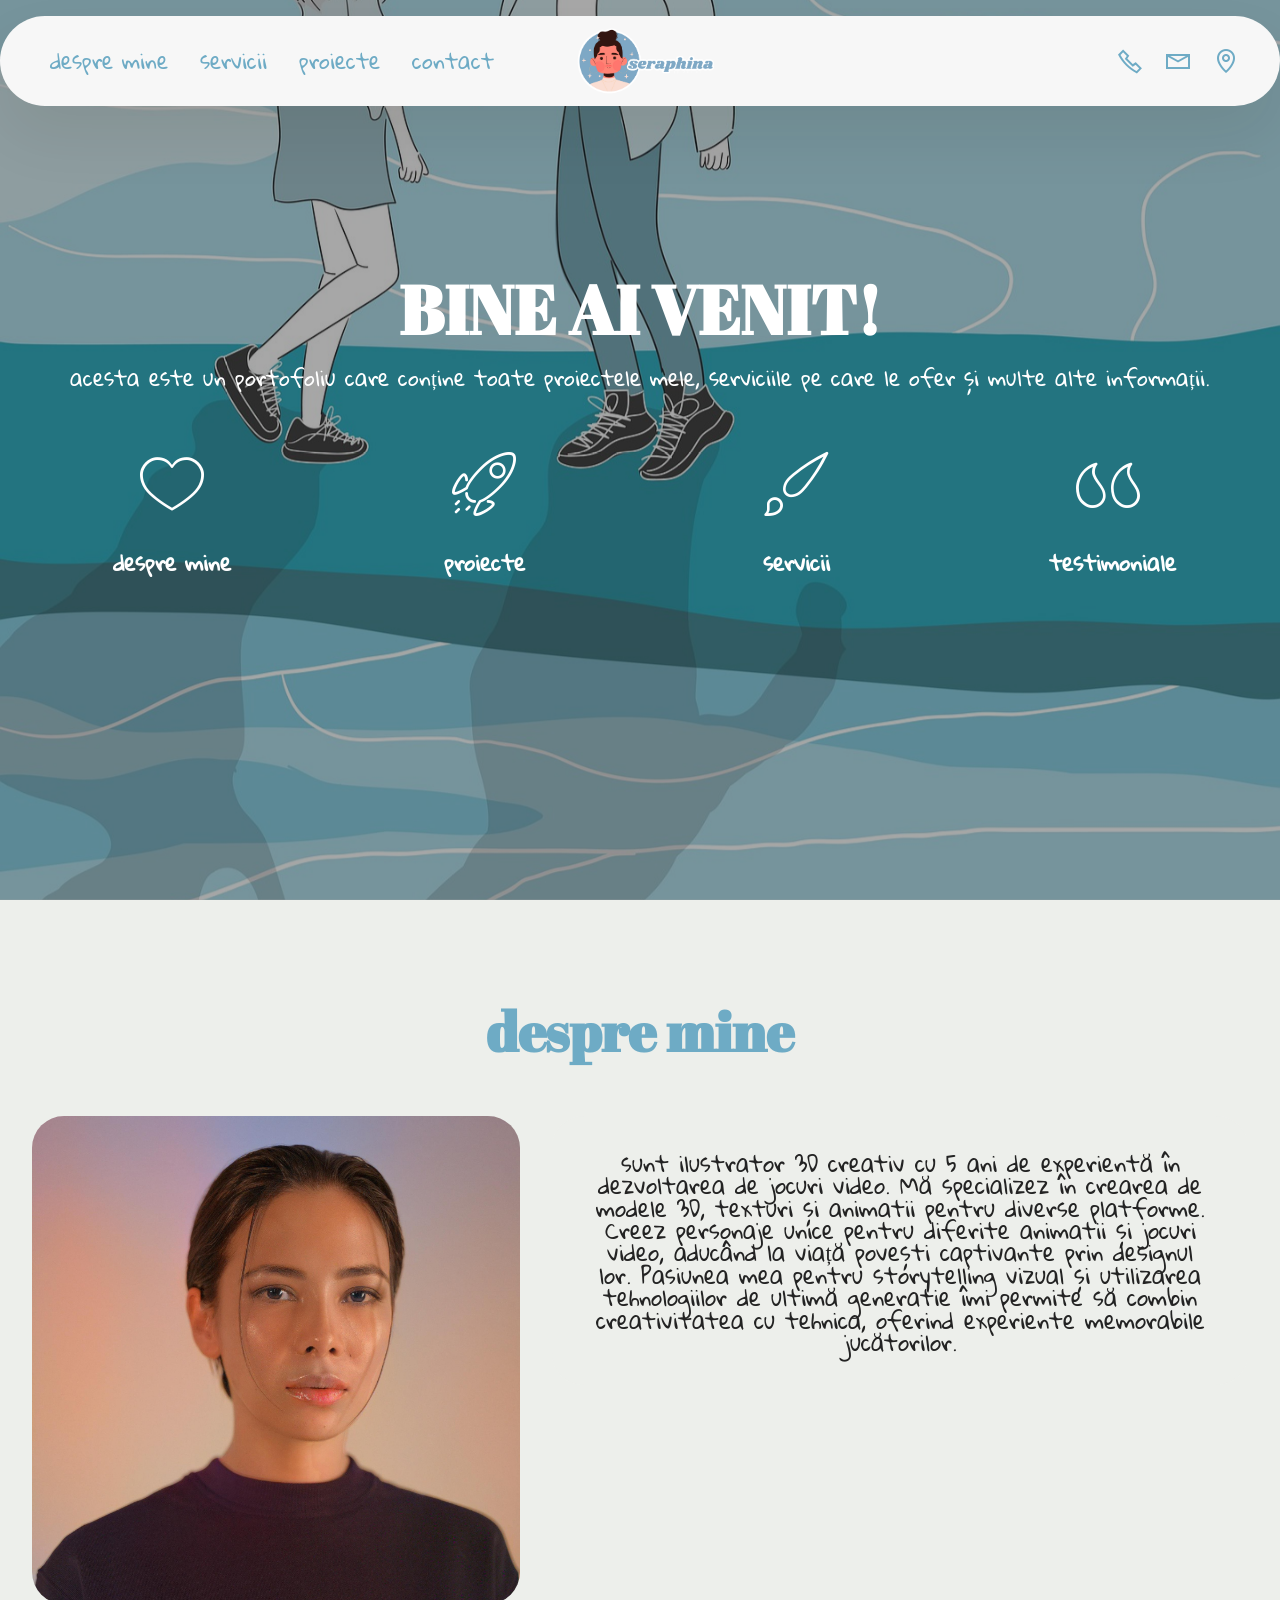
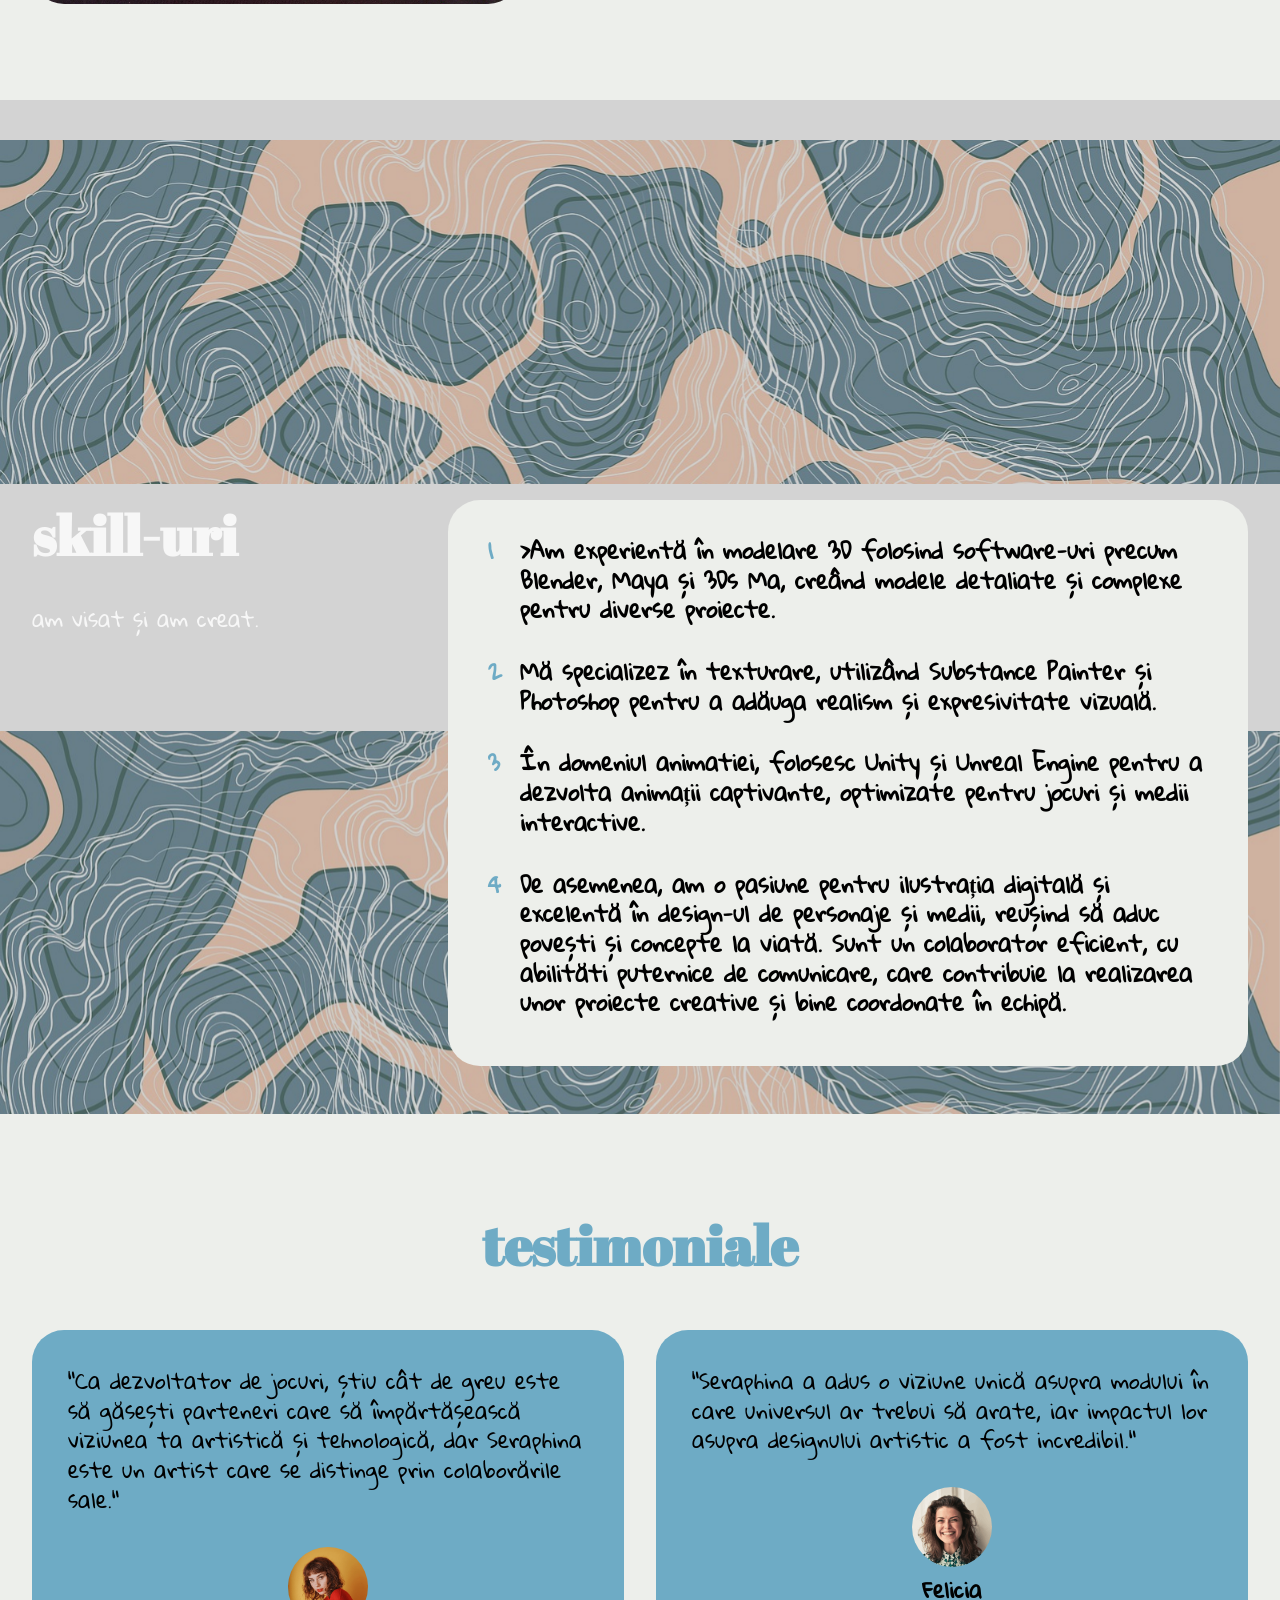
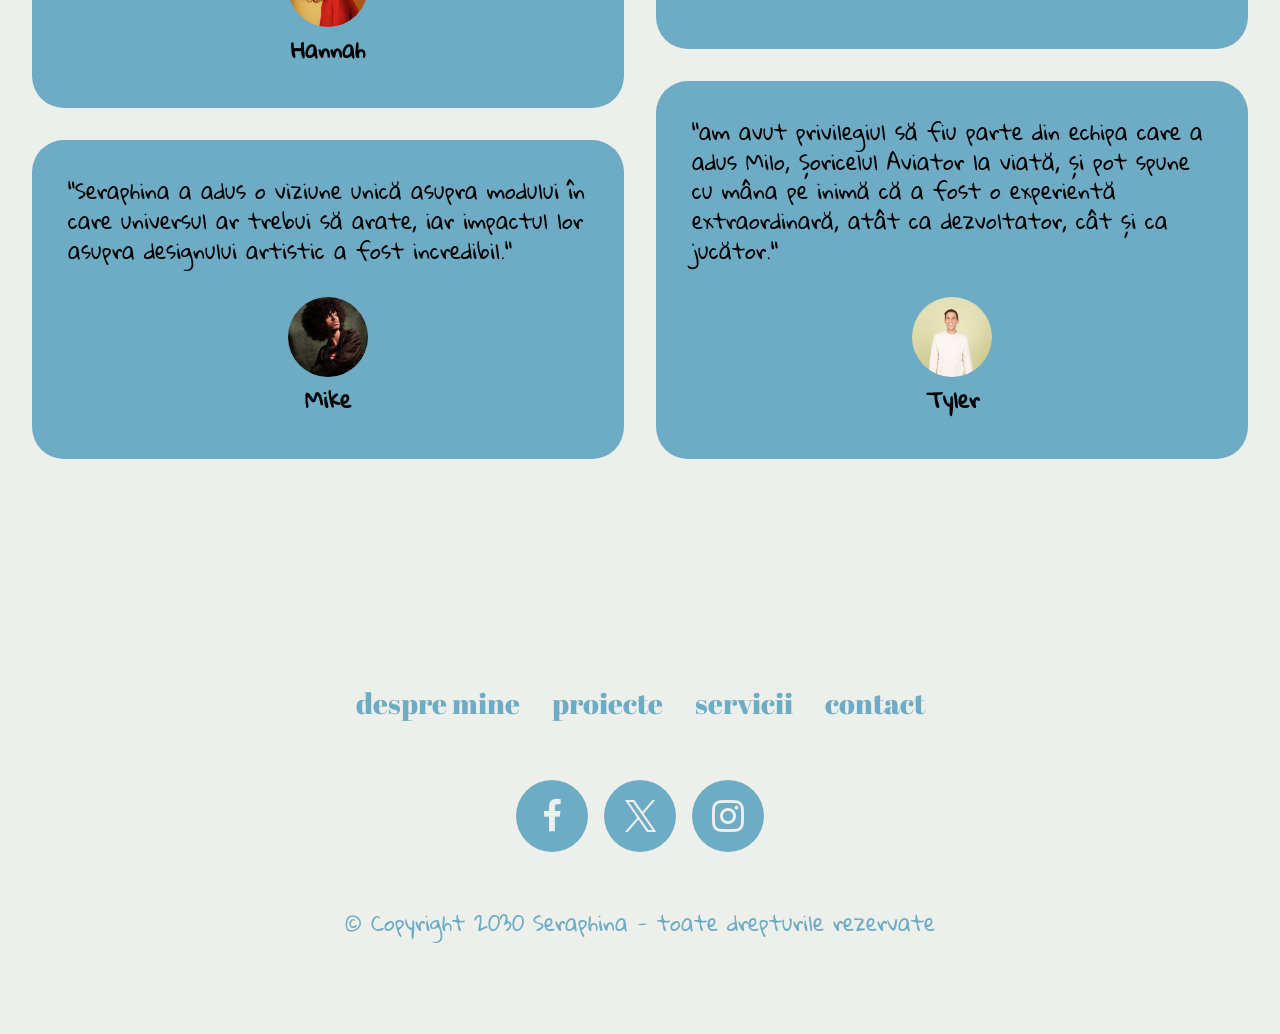
<file: index.html>
<!DOCTYPE html>
<html lang="ro">

<head>
  <!-- Site made with Mobirise Website Builder v5.9.18, https://mobirise.com -->
  <meta charset="UTF-8">
  <meta http-equiv="X-UA-Compatible" content="IE=edge">
  <meta name="author" content="Andreea Hoban">
  <meta name="keywords" content="portofoliu profesional,jocuri video, ilustratii, arta 3d">
  <meta name="viewport" content="width=device-width, initial-scale=1, minimum-scale=1">
  <link rel="shortcut icon" href="assets/images/logo-1.png" type="image/x-icon">
  <meta name="description"
    content="Sunt Seraphina Dragoescu, editor și ilustrator specializat în arta 3D și designul de jocuri video. Portofoliul meu profesional reflectă pasiunea și experiența acumulată de-a lungul timpului, în care am combinat creativitatea cu tehnologia pentru a crea imagini captivante și modele 3D detaliate. Am lucrat atât la proiecte independente, cât și în colaborare cu echipe din industria jocurilor video, având ocazia să dau viață unor lumi virtuale fascinante și personaje memorabile. Fiecare lucrare pe care o realizez este o dovadă a dorinței mele de a aduce inovație și detaliu în fiecare proiect."">
  
  
  <title>acasă</title>
  <link rel=" stylesheet" href="assets/web/assets/mobirise-icons2/mobirise2.css">
  <link rel="stylesheet" href="assets/web/assets/mobirise-icons/mobirise-icons.css">
  <link rel="stylesheet" href="assets/bootstrap/css/bootstrap.min.css">
  <link rel="stylesheet" href="assets/parallax/jarallax.css">
  <link rel="stylesheet" href="assets/animatecss/animate.css">
  <link rel="stylesheet" href="assets/dropdown/css/style.css">
  <link rel="stylesheet" href="assets/socicon/css/styles.css">
  <link rel="stylesheet" href="assets/theme/css/style.css">
  <link rel="preload" href="https://fonts.googleapis.com/css?family=Abril+Fatface:400&display=swap" as="style"
    onload="this.onload=null;this.rel='stylesheet'">
  <link rel="preload" href="https://fonts.googleapis.com/css?family=Gloria+Hallelujah:400&display=swap" as="style"
    onload="this.onload=null;this.rel='stylesheet'">
  <link rel="preload" as="style" href="assets/mobirise/css/mbr-additional.css?v=pWArNk">
  <link rel="stylesheet" href="assets/mobirise/css/mbr-additional.css?v=pWArNk" type="text/css">

</head>

<body>

  <section data-bs-version="5.1" class="menu menu3 cid-uz0TiWfapU" once="menu" id="menu03-1">


    <nav class="navbar navbar-dropdown navbar-fixed-top navbar-expand-lg">
      <div class="container">
        <div class="navbar-brand">
          <span class="navbar-logo">
            <a href="index.html">
              <img src="assets/images/logo-1.png" alt="logo-ul portofoliului seraphinei" style="height: 4.3rem;">
            </a>
          </span>

        </div>
        <button class="navbar-toggler" type="button" data-toggle="collapse" data-bs-toggle="collapse"
          data-target="#navbarSupportedContent" data-bs-target="#navbarSupportedContent"
          aria-controls="navbarNavAltMarkup" aria-expanded="false" aria-label="Toggle navigation">
          <div class="hamburger">
            <span></span>
            <span></span>
            <span></span>
            <span></span>
          </div>
        </button>
        <div class="collapse navbar-collapse" id="navbarSupportedContent">
          <ul class="navbar-nav nav-dropdown nav-right" data-app-modern-menu="true">
            <li class="nav-item">
              <a class="nav-link link text-warning show text-primary display-4" href="index.html"
                aria-expanded="false">despre mine</a>
            </li>
            <li class="nav-item">
              <a class="nav-link link text-warning text-primary display-4" href="servicii.html"
                aria-expanded="false">servicii</a>
            </li>
            <li class="nav-item">
              <a class="nav-link link text-warning text-primary display-4" href="proiecte.html">proiecte</a>
            </li>
            <li class="nav-item"><a class="nav-link link text-warning text-primary display-4"
                href="contact.html">contact</a></li>
          </ul>
          <div class="icons-menu">
            <a class="iconfont-wrapper" href="tel: +40 123 456 789">
              <span class="p-2 mbr-iconfont mobi-mbri-phone mobi-mbri"></span>
            </a>
            <a class="iconfont-wrapper" href="mailto:contact@seraphina.ro">
              <span class="p-2 mbr-iconfont mobi-mbri-letter mobi-mbri"></span>
            </a>
            <a class="iconfont-wrapper" href="index.html#contacts04-h">
              <span class="p-2 mbr-iconfont mobi-mbri-map-pin mobi-mbri"></span>
            </a>

          </div>

        </div>
      </div>
    </nav>
  </section>

  <section data-bs-version="5.1" class="header19 cid-uz0ZRq9GVL mbr-fullscreen mbr-parallax-background" id="header19-5">




    <div class="mbr-overlay" style="opacity: 0.4; background-color: rgb(35, 35, 35);">
    </div>

    <div class="container-fluid">
      <div class="media-container">
        <div class="col-md-12 align-center">
          <h1 class="mbr-section-title mbr-white mbr-bold mbr-fonts-style mb-3 display-1">
            BINE AI VENIT!</h1>
          <p class="mbr-text mbr-white mbr-fonts-style display-7">acesta este un portofoliu care conține toate
            proiectele mele, serviciile pe care le ofer și multe alte informații.
          </p>


          <div class="row justify-content-center">
            <div class="item features-without-image col-12 col-md-3">
              <div class="item-wrapper">
                <div class="card-box align-center">
                  <a href="index.html#features031-6"><span class="mbr-iconfont mbri-hearth"></span></a>
                  <h4 class="card-title align-center mbr-black mbr-fonts-style display-7"><strong>despre mine</strong>
                  </h4>
                </div>
              </div>
            </div>
            <div class="item features-without-image col-12 col-md-3">
              <div class="item-wrapper">
                <div class="card-box align-center">
                  <a href="proiecte.html"><span class="mbr-iconfont mbri-rocket"></span></a>
                  <h4 class="card-title align-center mbr-black mbr-fonts-style display-7"><strong>proiecte</strong></h4>
                </div>
              </div>
            </div>
            <div class="item features-without-image col-12 col-md-3">
              <div class="item-wrapper">
                <div class="card-box align-center">
                  <a href="servicii.html"><span class="mbr-iconfont mbri-change-style"></span></a>
                  <h4 class="card-title align-center mbr-black mbr-fonts-style display-7"><strong>servicii</strong></h4>
                </div>
              </div>
            </div>
            <div class="item features-without-image col-12 col-md-3">
              <div class="item-wrapper">
                <div class="card-box align-center">
                  <a href="index.html#people04-1l"><span class="mbr-iconfont mbri-quote-left"></span></a>
                  <h4 class="card-title align-center mbr-black mbr-fonts-style display-7">
                    <strong>&nbsp;testimoniale</strong>
                  </h4>
                </div>
              </div>
            </div>
          </div>
        </div>
      </div>
    </div>
  </section>

  <section data-bs-version="5.1" class="features031 cid-uz11oYcU25" id="features031-6">



    <div class="container">
      <div class="row justify-content-center">
        <div class="col-md-12 content-head mb-5">
          <h2 class="mbr-section-title mbr-fonts-style mb-0 display-2">
            <strong>despre mine</strong>
          </h2>

        </div>
      </div>
      <div class="row justify-content-center  blockContent">
        <div class="col-12 col-lg">
          <div class="item-wrapper align-left">
            <div class="counter-container mbr-text mbr-fonts-style display-7">
                <p><span style="font-size: 1.4rem;">sunt ilustrator 3D creativ cu 5 ani de experientă în dezvoltarea de
                    jocuri video. Mă specializez în crearea de modele 3D, texturi și animatii pentru diverse platforme.
                    Creez personaje unice pentru diferite animatii și jocuri video, aducând la viață povești captivante
                    prin designul lor. Pasiunea mea pentru storytelling vizual și utilizarea tehnologiilor de ultimă
                    generatie îmi permite să combin creativitatea cu tehnica, oferind experiente memorabile
                    jucătorilor.</span></p>
            </div>
          </div>
        </div>
        <div class="col-12 col-lg-5">
          <div class="image-wrapper">
            <img class="w-100" src="assets/images/artist.png" alt="Seraphina Dobrescu, ilustrator și artist 3D.">
          </div>
        </div>

      </div>
    </div>
  </section>

  <section data-bs-version="5.1" class="gallery08 cid-uz13gVFQD1 mbr-parallax-background" id="gallery08-8">


    <div class="mbr-overlay" style="opacity: 0.2; background-color: rgb(35, 35, 35);">
    </div>
    <div class="container-fluid gallery-wrapper">

      <div class="ticker-wrap">
        <div class="ticker">
          <div class="ticker__item display-7" data-word="visează • crează • inspiră">visează • crează • inspiră
          </div>
        </div>
      </div>

      <div class="ticker-wrap">
        <div class="ticker ticker__center">
          <div class="ticker__item display-7" data-word="fă ideea realitate • doar începe">fă ideea realitate • doar începe
          </div>
        </div>
      </div>

      <div class="ticker-wrap">
        <div class="ticker ticker__end">
          <div class="ticker__item display-7" data-word="alege acum!"> alege acum!
          </div>
        </div>
      </div>
    </div>
  </section>

  <section data-bs-version="5.1" class="article22 cid-uz14Xat6zZ mbr-parallax-background" id="article22-9">


    <div class="mbr-overlay" style="opacity: 0.2; background-color: rgb(35, 35, 35);"></div>
    <div class="container">
      <div class="row justify-content-center">
        <div class="col-lg-4">
          <div class="col-12 col-md-12">
            <h3 class="mbr-section-title mbr-fonts-style mt-0 mb-4 display-2"><strong>skill-uri</strong></h3>
            <p class="mbr-section-subtitle mbr-fonts-style mt-0 mb-4 display-7">am visat și am creat.</p>

          </div>
        </div>

        <div class="col-lg-8 side-features">
          <div class="item-wrapper align-left">
            <div class="counter-container mbr-text mbr-fonts-style display-7">
              <ol>
                <li><strong style="font-size: 1.4rem;">>Am experientă în modelare 3D folosind software-uri precum Blender, Maya și 3Ds
                    Ma, creând modele detaliate și complexe pentru diverse
                    proiecte. </strong></li>
                <li><strong style="font-size: 1.4rem;">Mă specializez în texturare, utilizând Substance Painter și
                    Photoshop pentru a adăuga realism și expresivitate vizuală. </strong></li>
                <li><strong style="font-size: 1.4rem;">În domeniul animatiei, folosesc Unity și Unreal Engine pentru a
                    dezvolta animații captivante, optimizate pentru jocuri și medii interactive.</strong></li>
                <li><strong style="font-size: 1.4rem;"> De asemenea, am o pasiune pentru ilustrația digitală și
                    excelentă în design-ul de personaje și medii, reușind să aduc povești și concepte la viată. Sunt un
                    colaborator eficient, cu abilităti puternice de comunicare, care contribuie la realizarea unor
                    proiecte creative și bine coordonate în echipă.</strong></li>
              </ol>
            </div>
          </div>




        </div>
      </div>
    </div>
  </section>

  <section data-bs-version="5.1" class="people04 cid-uzB9Ns1y4B" id="people04-1l">


    <div class="container">
      <div class="row mb-5 justify-content-center">
        <div class="col-12 mb-0 content-head">
          <h2 class="mbr-section-title mbr-fonts-style align-center mb-0 display-2">
            <strong>testimoniale</strong>
          </h2>

        </div>
      </div>
      <div class="row mbr-masonry" data-masonry="{&quot;percentPosition&quot;: true }">
        <div class="item features-without-image col-12 col-md-6 col-lg-6 active">
          <div class="item-wrapper">
            <div class="card-box align-left">
              <p class="card-text mbr-fonts-style display-7">
                "Ca dezvoltator de jocuri, știu cât de greu este să găsești parteneri care să împărtășească viziunea ta
                artistică și tehnologică, dar Seraphina este un artist care se distinge prin colaborările sale."
              </p>
              <div class="img-wrapper mt-4 mb-2">
                <img src="assets/images/seraphina-1036x1036.png" alt="" data-slide-to="0" data-bs-slide-to="0">
              </div>
              <h3 class="card-title mbr-fonts-style display-7">
                <strong>Hannah</strong>
              </h3>
            </div>
          </div>
        </div>
        <div class="item features-without-image col-12 col-md-6 col-lg-6">
          <div class="item-wrapper">
            <div class="card-box align-left">
              <p class="card-text mbr-fonts-style display-7">
                "Seraphina a adus o viziune unică asupra modului în care universul ar trebui să arate, iar impactul lor
                asupra designului artistic a fost incredibil."
              </p>
              <div class="img-wrapper mt-4 mb-2">
                <img src="assets/images/felice-160x160.png" data-slide-to="1" data-bs-slide-to="1" alt="">
              </div>
              <h3 class="card-title mbr-fonts-style display-7"><strong>Felicia</strong></h3>
            </div>
          </div>
        </div>
        <div class="item features-without-image col-12 col-md-6 col-lg-6">
          <div class="item-wrapper">
            <div class="card-box align-left">
              <p class="card-text mbr-fonts-style display-7">
                "am avut privilegiul să fiu parte din echipa care a adus Milo, Șoricelul Aviator la viată, și pot spune
                cu mâna pe inimă că a fost o experientă extraordinară, atât ca dezvoltator, cât și ca jucător."
              </p>
              <div class="img-wrapper mt-4 mb-2">
                <img src="assets/images/tyler-160x160.png" data-slide-to="2" data-bs-slide-to="2" alt="">
              </div>
              <h3 class="card-title mbr-fonts-style display-7"><strong>Tyler</strong></h3>
            </div>
          </div>
        </div>
        <div class="item features-without-image col-12 col-md-6 col-lg-6">
          <div class="item-wrapper">
            <div class="card-box align-left">
              <p class="card-text mbr-fonts-style display-7">
                "Seraphina a adus o viziune unică asupra modului în care universul ar trebui să arate, iar impactul lor
                asupra designului artistic a fost incredibil."
              </p>
              <div class="img-wrapper mt-4 mb-2">
                <img src="assets/images/mike-160x160.png" data-slide-to="3" data-bs-slide-to="3" alt="">
              </div>
              <h3 class="card-title mbr-fonts-style display-7"><strong>Mike</strong></h3>
            </div>
          </div>
        </div>


      </div>
    </div>
  </section>

  <section data-bs-version="5.1" class="footer3 cid-uzB8UPiMT2" once="footers" id="footer03-1i">





    <div class="container">
      <div class="row">
        <div class="row-links">
          <ul class="header-menu">




            <li class="header-menu-item mbr-fonts-style display-5"><a href="index.html" class="text-warning">despre
                mine</a></li>
            <li class="header-menu-item mbr-fonts-style display-5"><a href="proiecte.html"
                class="text-warning text-primary">proiecte</a></li>
            <li class="header-menu-item mbr-fonts-style display-5"><a href="servicii.html"
                class="text-warning">servicii</a></li>
            <li class="header-menu-item mbr-fonts-style display-5"><a href="contact.html"
                class="text-warning">contact</a></li>
          </ul>
        </div>

        <div class="col-12 mt-4">
          <div class="social-row">
            <div class="soc-item">
              <a href="https://www.facebook.com/" target="_blank">
                <span class="mbr-iconfont display-7 socicon-facebook socicon"></span>
              </a>
            </div>
            <div class="soc-item">
              <a href="https://x.com/?lang=ro" target="_blank">
                <span class="mbr-iconfont socicon-twitter socicon"></span>
              </a>
            </div>
            <div class="soc-item">
              <a href="https://www.instagram.com/" target="_blank">
                <span class="mbr-iconfont socicon-instagram socicon"></span>
              </a>
            </div>


          </div>
        </div>
        <div class="col-12 mt-5">
          <p class="mbr-fonts-style copyright display-7">
            © Copyright 2030 Seraphina - toate drepturile rezervate</p>
        </div>
      </div>
    </div>
  </section>
  <script src="assets/bootstrap/js/bootstrap.bundle.min.js"></script>
  <script src="assets/parallax/jarallax.js"></script>
  <script src="assets/smoothscroll/smooth-scroll.js"></script>
  <script src="assets/dropdown/js/navbar-dropdown.js"></script>
  <script src="assets/vimeoplayer/player.js"></script>
  <script src="assets/masonry/masonry.pkgd.min.js"></script>
  <script src="assets/imagesloaded/imagesloaded.pkgd.min.js"></script>
  <script src="assets/theme/js/script.js"></script>


  <input name="animation" type="hidden">
</body>

</html>
</file>
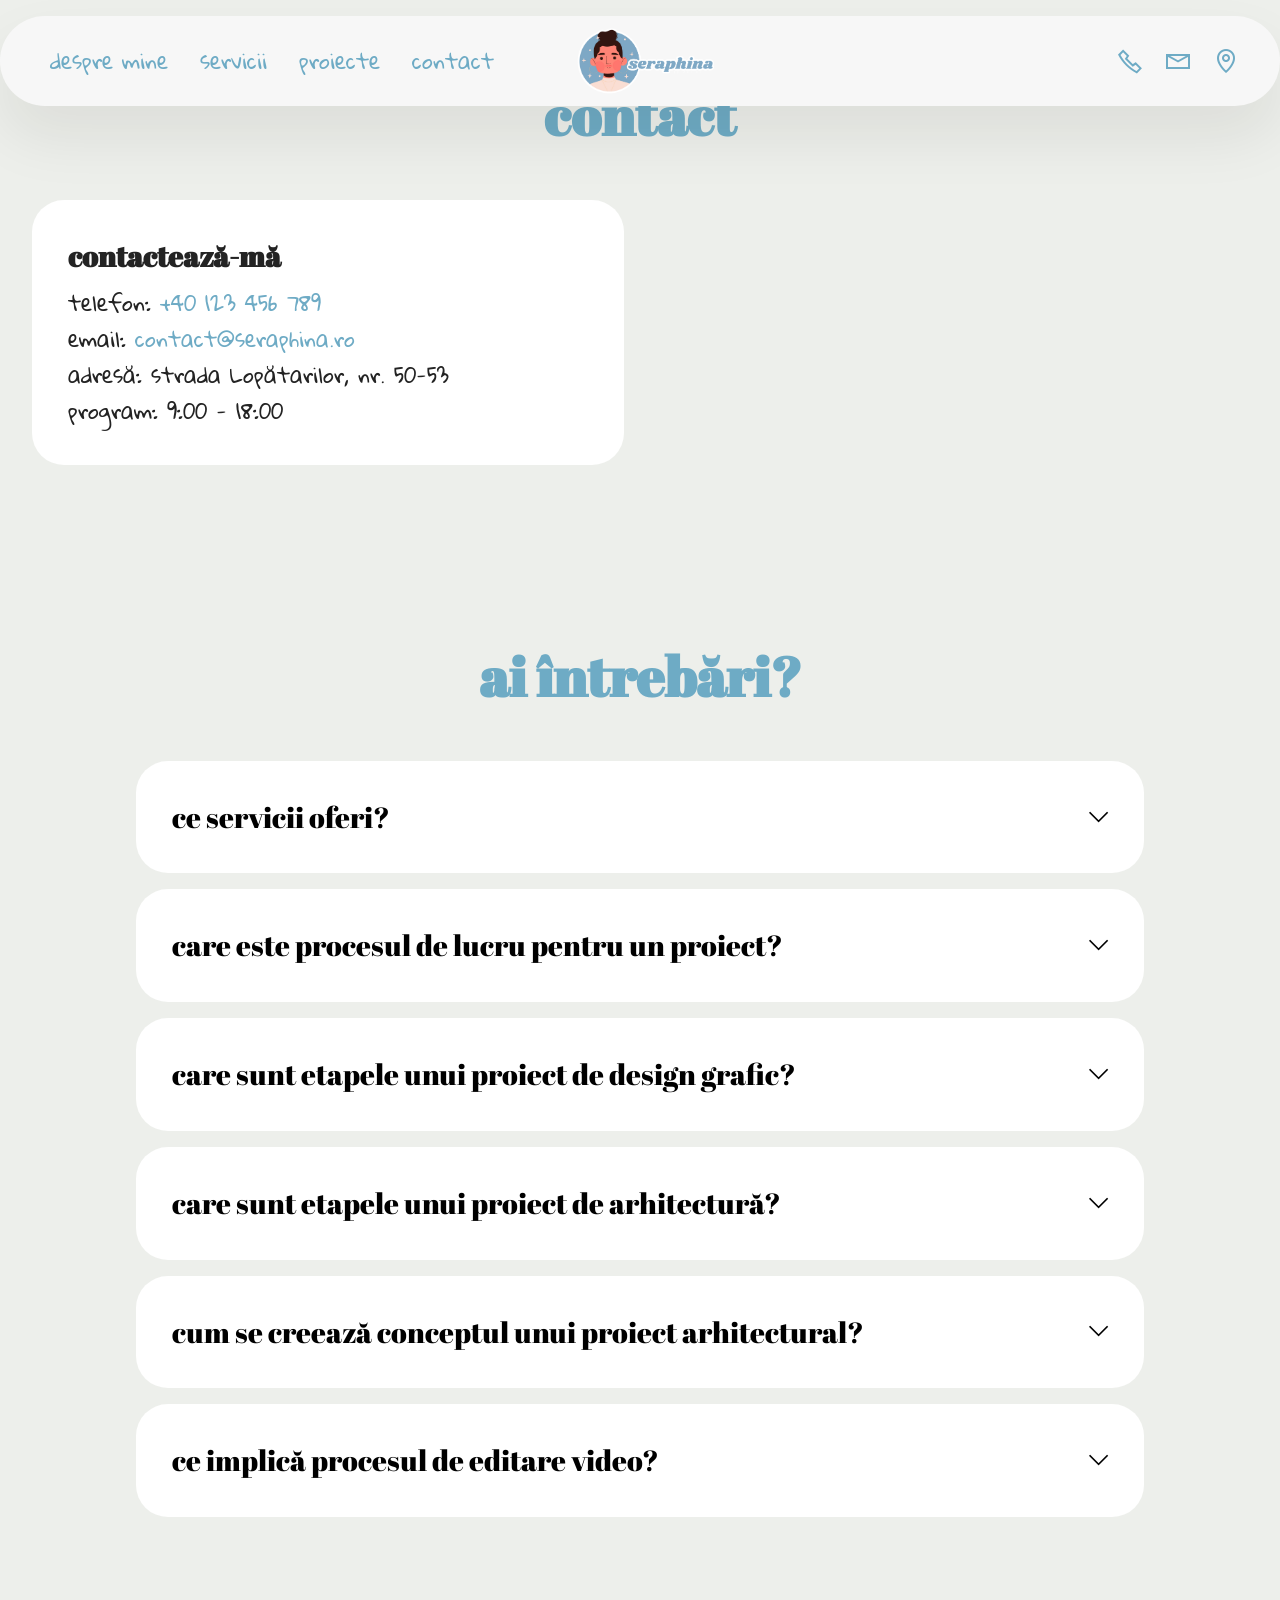
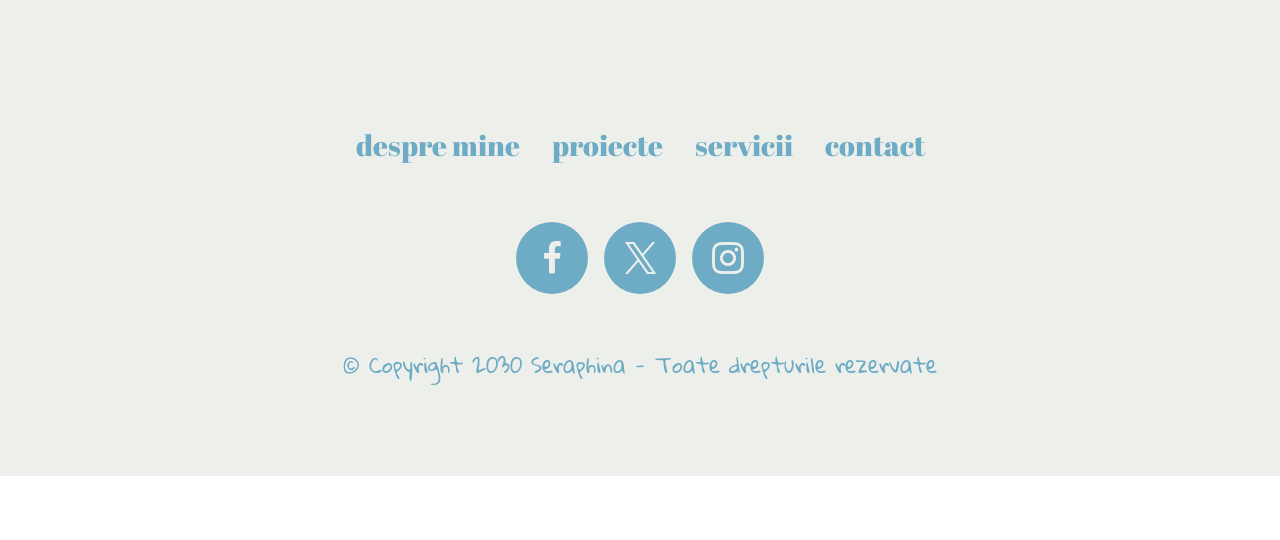
<file: contact.html>
<!DOCTYPE html>
<html  >
<head>
  <!-- Site made with Mobirise Website Builder v5.9.18, https://mobirise.com -->
  <meta charset="UTF-8">
  <meta http-equiv="X-UA-Compatible" content="IE=edge">
  <meta name="author" content="Andreea Hoban">
  <meta name="keywords" content="portofoliu profesional,jocuri video, ilustratii, arta 3d">
  <meta name="viewport" content="width=device-width, initial-scale=1, minimum-scale=1">
  <link rel="shortcut icon" href="assets/images/logo-1.png" type="image/x-icon">
  <meta name="description"
    content="Sunt Seraphina Dragoescu, editor și ilustrator specializat în arta 3D și designul de jocuri video. Portofoliul meu profesional reflectă pasiunea și experiența acumulată de-a lungul timpului, în care am combinat creativitatea cu tehnologia pentru a crea imagini captivante și modele 3D detaliate. Am lucrat atât la proiecte independente, cât și în colaborare cu echipe din industria jocurilor video, având ocazia să dau viață unor lumi virtuale fascinante și personaje memorabile. Fiecare lucrare pe care o realizez este o dovadă a dorinței mele de a aduce inovație și detaliu în fiecare proiect."">
  
  
  <title>contact</title>
  <link rel="stylesheet" href="assets/web/assets/mobirise-icons2/mobirise2.css">
  <link rel="stylesheet" href="assets/bootstrap/css/bootstrap.min.css">
  <link rel="stylesheet" href="assets/bootstrap/css/bootstrap-grid.min.css">
  <link rel="stylesheet" href="assets/bootstrap/css/bootstrap-reboot.min.css">
  <link rel="stylesheet" href="assets/animatecss/animate.css">
  <link rel="stylesheet" href="assets/dropdown/css/style.css">
  <link rel="stylesheet" href="assets/socicon/css/styles.css">
  <link rel="stylesheet" href="assets/theme/css/style.css">
  <link rel="preload" href="https://fonts.googleapis.com/css?family=Abril+Fatface:400&display=swap" as="style" onload="this.onload=null;this.rel='stylesheet'">
  <noscript><link rel="stylesheet" href="https://fonts.googleapis.com/css?family=Abril+Fatface:400&display=swap"></noscript>
  <link rel="preload" href="https://fonts.googleapis.com/css?family=Gloria+Hallelujah:400&display=swap" as="style" onload="this.onload=null;this.rel='stylesheet'">
  <noscript><link rel="stylesheet" href="https://fonts.googleapis.com/css?family=Gloria+Hallelujah:400&display=swap"></noscript>
  <link rel="preload" as="style" href="assets/mobirise/css/mbr-additional.css?v=VmeYbV"><link rel="stylesheet" href="assets/mobirise/css/mbr-additional.css?v=VmeYbV" type="text/css">

  
  
  
</head>
<body>
  
  <section data-bs-version="5.1" class="menu menu3 cid-uz0TiWfapU" once="menu" id="menu03-14">
	

	<nav class="navbar navbar-dropdown navbar-fixed-top navbar-expand-lg">
		<div class="container">
			<div class="navbar-brand">
				<span class="navbar-logo">
					<a href="index.html">
						<img src="assets/images/logo-1.png" alt="logo-ul portofoliului seraphinei" style="height: 4.3rem;">
					</a>
				</span>
				
			</div>
			<button class="navbar-toggler" type="button" data-toggle="collapse" data-bs-toggle="collapse" data-target="#navbarSupportedContent" data-bs-target="#navbarSupportedContent" aria-controls="navbarNavAltMarkup" aria-expanded="false" aria-label="Toggle navigation">
				<div class="hamburger">
					<span></span>
					<span></span>
					<span></span>
					<span></span>
				</div>
			</button>
			<div class="collapse navbar-collapse" id="navbarSupportedContent">
				<ul class="navbar-nav nav-dropdown nav-right" data-app-modern-menu="true"><li class="nav-item">
						<a class="nav-link link text-warning show text-primary display-4" href="index.html" aria-expanded="false">despre mine</a>
					</li>
					<li class="nav-item">
						<a class="nav-link link text-warning text-primary display-4" href="servicii.html" aria-expanded="false">servicii</a>
					</li>
					<li class="nav-item">
						<a class="nav-link link text-warning text-primary display-4" href="proiecte.html">proiecte</a>
					</li><li class="nav-item"><a class="nav-link link text-warning text-primary display-4" href="contact.html">contact</a></li></ul>
				<div class="icons-menu">
					<a class="iconfont-wrapper" href="tel: +40 123 456 789">
						<span class="p-2 mbr-iconfont mobi-mbri-phone mobi-mbri"></span>
					</a>
					<a class="iconfont-wrapper" href="mailto:contact@seraphina.ro">
						<span class="p-2 mbr-iconfont mobi-mbri-letter mobi-mbri"></span>
					</a>
					<a class="iconfont-wrapper" href="index.html#contacts04-h">
						<span class="p-2 mbr-iconfont mobi-mbri-map-pin mobi-mbri"></span>
					</a>
					
				</div>
				
			</div>
		</div>
	</nav>
</section>

<section data-bs-version="5.1" class="contacts02 map1 cid-uzB6OJ6Ni7" id="contacts02-1a">

    

    
    <div class="container">
        <div class="row justify-content-center">
            <div class="col-12 content-head">
                <div class="mbr-section-head mb-5">
                    <h1 class="mbr-section-title mbr-fonts-style align-center mb-0 display-2"><strong>contact</strong></h1>
                    
                </div>
            </div>
        </div>
        <div class="row justify-content-center">
            <div class="card col-12 col-md-12 col-lg-6">
                <div class="card-wrapper">
                    <div class="text-wrapper">
                        <h2 class="cardTitle mbr-fonts-style mb-2 display-5"><strong>contactează-mă</strong></h2>
                        <ul class="list mbr-fonts-style display-7">
                            <li class="mbr-text item-wrap">telefon: <a href="tel:+40 123 456 789" class="text-warning">+40 123 456 789</a></li>
                            <li class="mbr-text item-wrap">email: <a href="mailto:contact@seraphina.ro" class="text-warning text-primary">contact@seraphina.ro</a></li>
                            <li class="mbr-text item-wrap">adresă: strada Lopătarilor, nr. 50-53</li><li class="mbr-text item-wrap">program: 9:00 - 18:00</li>
                        </ul>
                    </div>
                </div>
            </div>
            <div class="map-wrapper col-md-12 col-lg-6">
                <div class="google-map"><iframe frameborder="0" style="border:0" src="https://www.google.com/maps/embed?pb=!1m18!1m12!1m3!1d87426.02716513173!2d23.534111765093325!3d46.78335608096657!2m3!1f0!2f0!3f0!3m2!1i1024!2i768!4f13.1!3m3!1m2!1s0x47490c1f916c0b8b%3A0xbbc601c331f148b!2sCluj-Napoca!5e0!3m2!1sro!2sro!4v1736777200368!5m2!1sro!2sro" allowfullscreen=""></iframe></div>
            </div>
        </div>
    </div>
</section>

<section data-bs-version="5.1" class="list1 cid-uzB6Fj8D7u" id="list01-18">	
    
	
	<div class="container">
		<div class="row justify-content-center">
			<div class="col-12 col-md-12 col-lg-10 m-auto">
				<div class="content">
					<div class="row justify-content-center mb-5">
						<div class="col-12 content-head">
							<div class="mbr-section-head">
								<h2 class="mbr-section-title mbr-fonts-style align-center mb-0 display-2"><strong>ai întrebări?</strong></h2>
								
							</div>
						</div>
					</div>
					<div id="bootstrap-accordion_9" class="panel-group accordionStyles accordion" role="tablist" aria-multiselectable="true">
						<div class="card">
							<div class="card-header" role="tab" id="headingOne">
								<a role="button" class="panel-title collapsed" data-toggle="collapse" data-bs-toggle="collapse" data-core="" href="#collapse1_9" aria-expanded="false" aria-controls="collapse1">
									<h3 class="panel-title-edit mbr-semibold mbr-fonts-style mb-0 display-5">ce servicii oferi?</h3>
									<span class="sign mbr-iconfont mobi-mbri-arrow-down"></span>
								</a>
							</div>
							<div id="collapse1_9" class="panel-collapse noScroll collapse" role="tabpanel" aria-labelledby="headingOne" data-parent="#accordion" data-bs-parent="#bootstrap-accordion_9">
								<div class="panel-body">
									<p class="mbr-fonts-style panel-text display-7">ofer o gamă variată de servicii, inclusiv crearea de modele 3D, vizualizări arhitecturale, animații și matchmoving pentru filme sau reclame.
									</p>
								</div>
							</div>
						</div>
						<div class="card">
							<div class="card-header" role="tab" id="headingOne">
								<a role="button" class="panel-title collapsed" data-toggle="collapse" data-bs-toggle="collapse" data-core="" href="#collapse2_9" aria-expanded="false" aria-controls="collapse2">
									<h3 class="panel-title-edit mbr-semibold mbr-fonts-style mb-0 display-5">
										care este procesul de lucru pentru un proiect?
									</h3>
									<span class="sign mbr-iconfont mobi-mbri-arrow-down"></span>
								</a>
							</div>
							<div id="collapse2_9" class="panel-collapse noScroll collapse" role="tabpanel" aria-labelledby="headingOne" data-parent="#accordion" data-bs-parent="#bootstrap-accordion_9">
								<div class="panel-body">
									<p class="mbr-fonts-style panel-text display-7">-consultare inițială pentru a înțelege nevoile clientului.<br>
<br>-crearea unui concept sau a unui design preliminar.<br>
<br>-dezvoltarea proiectului în conformitate cu feedback-ul clientului.<br>
<br>-revizuiri finale și livrarea proiectului.</p>
								</div>
							</div>
						</div>
						<div class="card">
							<div class="card-header" role="tab" id="headingOne">
								<a role="button" class="panel-title collapsed" data-toggle="collapse" data-bs-toggle="collapse" data-core="" href="#collapse3_9" aria-expanded="false" aria-controls="collapse3">
									<h3 class="panel-title-edit mbr-semibold mbr-fonts-style mb-0 display-5">care sunt etapele unui proiect de design grafic?</h3>
									<span class="sign mbr-iconfont mobi-mbri-arrow-down"></span>
								</a>
							</div>
							<div id="collapse3_9" class="panel-collapse noScroll collapse" role="tabpanel" aria-labelledby="headingOne" data-parent="#accordion" data-bs-parent="#bootstrap-accordion_9">
								<div class="panel-body">
									<p class="mbr-fonts-style panel-text display-7">brief-ul inițial: Înțelegerea cerințelor clientului și scopul proiectului.<br><br>cercetare și inspirație: Analizarea tendințelor și a competiției.<br><br>crearea schițelor: Realizarea unor concepte inițiale pentru feedback.<br><br>dezvoltarea designului: Finalizarea elementelor vizuale pe baza feedback-ului.<br><br>predarea și livrarea: Livrarea fișierelor finale în formatul necesar.</p>
								</div>
							</div>
						</div>
						<div class="card">
							<div class="card-header" role="tab" id="headingOne">
								<a role="button" class="panel-title collapsed" data-toggle="collapse" data-bs-toggle="collapse" data-core="" href="#collapse4_9" aria-expanded="false" aria-controls="collapse4">
									<h3 class="panel-title-edit mbr-semibold mbr-fonts-style mb-0 display-5">care sunt etapele unui proiect de arhitectură?</h3>
									<span class="sign mbr-iconfont mobi-mbri-arrow-down"></span>
								</a>
							</div>
							<div id="collapse4_9" class="panel-collapse noScroll collapse" role="tabpanel" aria-labelledby="headingOne" data-parent="#accordion" data-bs-parent="#bootstrap-accordion_9">
								<div class="panel-body">
									<p class="mbr-fonts-style panel-text display-7">consultare, analiza amplasamentului, conceptul de design, proiectare detaliată, autorizații, supervizare și recepție finală.
									</p>
								</div>
							</div>
						</div>
						<div class="card">
							<div class="card-header" role="tab" id="headingOne">
								<a role="button" class="panel-title collapsed" data-toggle="collapse" data-bs-toggle="collapse" data-core="" href="#collapse5_9" aria-expanded="false" aria-controls="collapse5">
									<h3 class="panel-title-edit mbr-semibold mbr-fonts-style mb-0 display-5">cum se creează conceptul unui proiect arhitectural?</h3>
									<span class="sign mbr-iconfont mobi-mbri-arrow-down"></span>
								</a>
							</div>
							<div id="collapse5_9" class="panel-collapse noScroll collapse" role="tabpanel" aria-labelledby="headingOne" data-parent="#accordion" data-bs-parent="#bootstrap-accordion_9">
								<div class="panel-body">
									<p class="mbr-fonts-style panel-text display-7">prin schițe preliminare, analiza cerințelor clientului și integrarea contextului local.<br><br></p>
								</div>
							</div>
						</div>
						<div class="card">
							<div class="card-header" role="tab" id="headingOne">
								<a role="button" class="panel-title collapsed" data-toggle="collapse" data-bs-toggle="collapse" data-core="" href="#collapse6_9" aria-expanded="false" aria-controls="collapse6">
									<h3 class="panel-title-edit mbr-semibold mbr-fonts-style mb-0 display-5">ce implică procesul de editare video?</h3>
									<span class="sign mbr-iconfont mobi-mbri-arrow-down"></span>
								</a>
							</div>
							<div id="collapse6_9" class="panel-collapse noScroll collapse" role="tabpanel" aria-labelledby="headingOne" data-parent="#accordion" data-bs-parent="#bootstrap-accordion_9">
								<div class="panel-body">
									<p class="mbr-fonts-style panel-text display-7">selectarea materialului brut, tăierea secvențelor, adăugarea tranzițiilor, efectelor, sunetului și exportul în formatul dorit.
									</p>
								</div>
							</div>
						</div>
					</div>
				</div>
			</div>
		</div>
	</div>
</section>

<section data-bs-version="5.1" class="footer3 cid-uzB8Ohtxvg" once="footers" id="footer03-1g">

        

    

    <div class="container">
        <div class="row">
            <div class="row-links">
                <ul class="header-menu">
                  
                  
                  
                  
                <li class="header-menu-item mbr-fonts-style display-5"><a href="index.html" class="text-warning">despre mine</a></li><li class="header-menu-item mbr-fonts-style display-5"><a href="proiecte.html" class="text-warning text-primary">proiecte</a></li><li class="header-menu-item mbr-fonts-style display-5"><a href="servicii.html" class="text-warning">servicii</a></li><li class="header-menu-item mbr-fonts-style display-5"><a href="contact.html" class="text-warning">contact</a></li></ul>
              </div>

            <div class="col-12 mt-4">
                <div class="social-row">
                    <div class="soc-item">
                        <a href="https://www.facebook.com/" target="_blank">
                            <span class="mbr-iconfont display-7 socicon-facebook socicon"></span>
                        </a>
                    </div>
                    <div class="soc-item">
                        <a href="https://x.com/?lang=ro" target="_blank">
                            <span class="mbr-iconfont socicon-twitter socicon"></span>
                        </a>
                    </div>
                    <div class="soc-item">
                        <a href="https://www.instagram.com/" target="_blank">
                            <span class="mbr-iconfont socicon-instagram socicon"></span>
                        </a>
                    </div>
                    
                    
                </div>
            </div>
            <div class="col-12 mt-5">
                <p class="mbr-fonts-style copyright display-7">
                    © Copyright 2030 Seraphina - Toate drepturile rezervate</p>
            </div>
        </div>
    </div>
</section><section class="display-7" style="padding: 0;align-items: center;justify-content: center;flex-wrap: wrap;    align-content: center;display: flex;position: relative;height: 4rem;"><a href="https://mobiri.se/3685007" style="flex: 1 1;height: 4rem;position: absolute;width: 100%;z-index: 1;"><img alt="Mobirise.com" style="height: 4rem;" src="[data-uri]"></a><p style="margin: 0;text-align: center;" class="display-7">Built with Mobirise &#8204;</p><a style="z-index:1" href="https://mobirise.com/website-maker.html">Free Website Maker</a></section><script src="assets/bootstrap/js/bootstrap.bundle.min.js"></script>  <script src="assets/smoothscroll/smooth-scroll.js"></script>  <script src="assets/ytplayer/index.js"></script>  <script src="assets/dropdown/js/navbar-dropdown.js"></script>  <script src="assets/mbr-switch-arrow/mbr-switch-arrow.js"></script>  <script src="assets/theme/js/script.js"></script>  
  
  
  <input name="animation" type="hidden">
  </body>
</html>
</file>
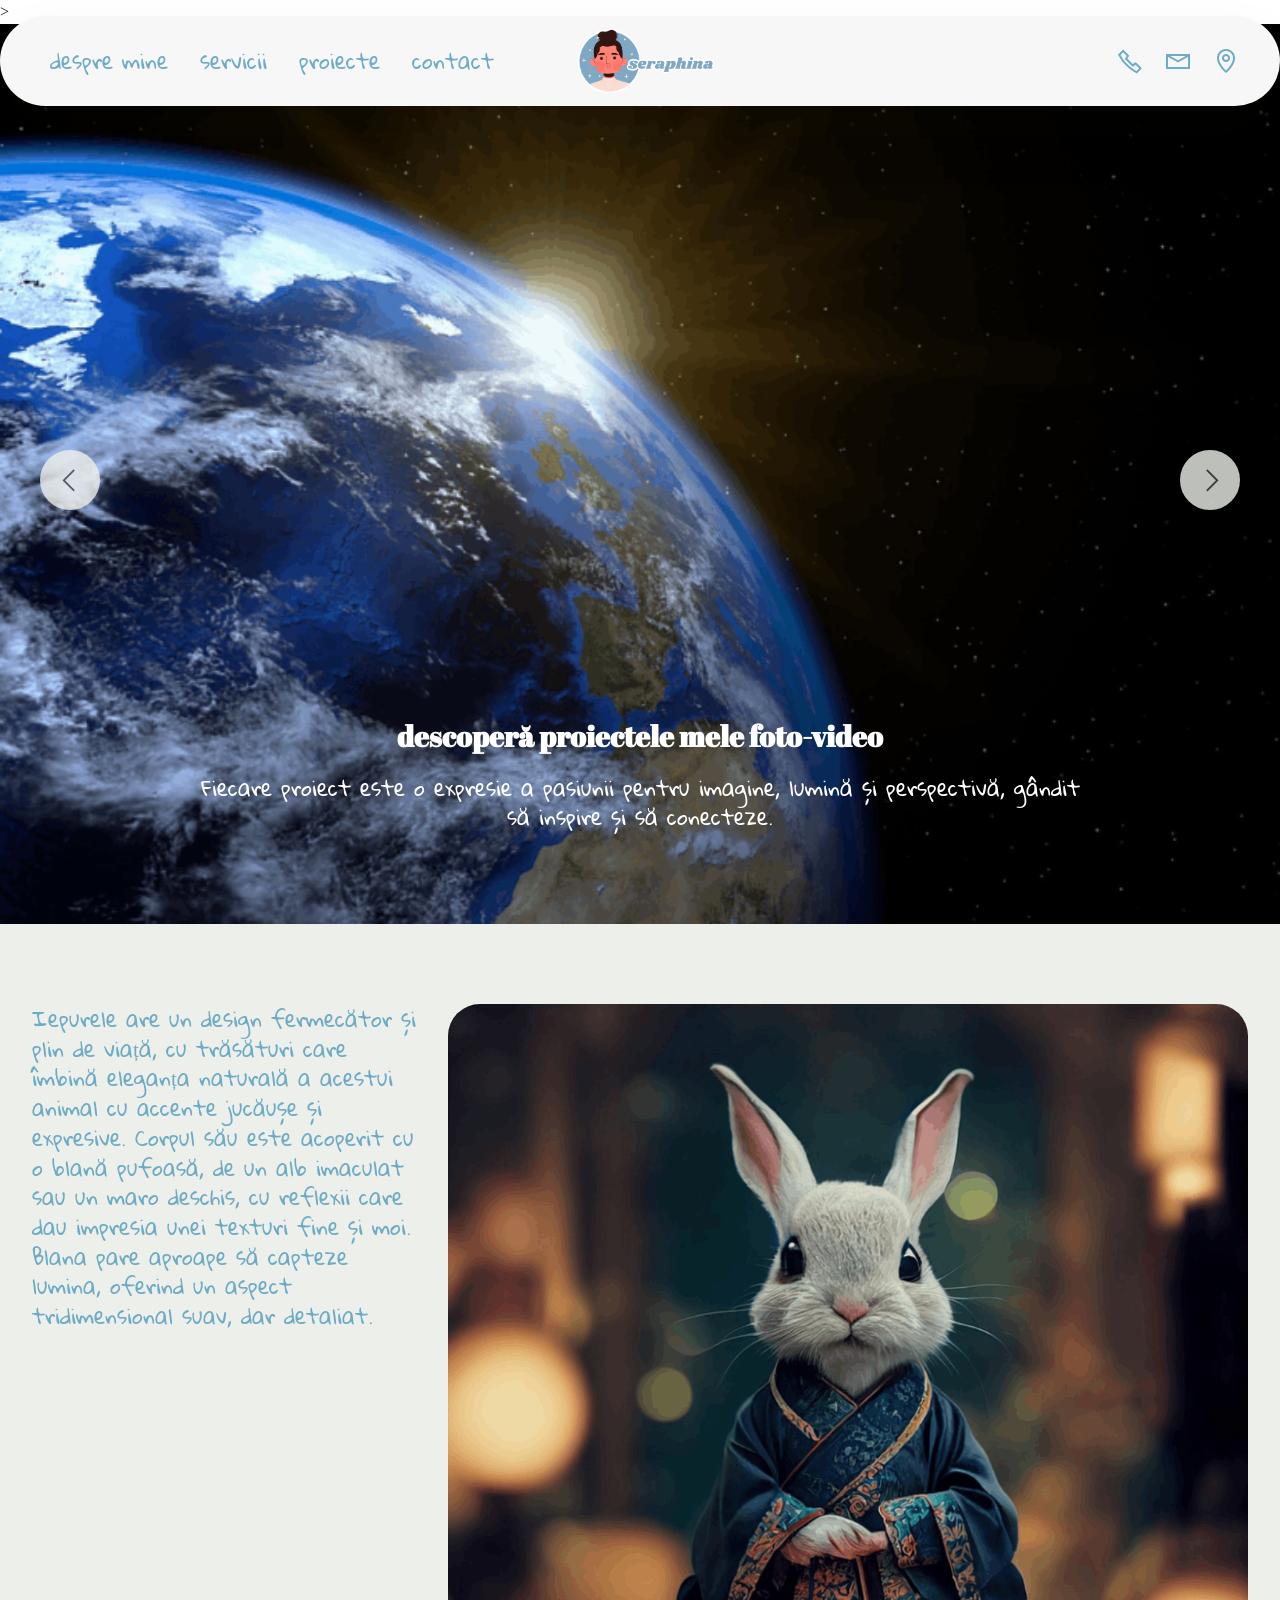
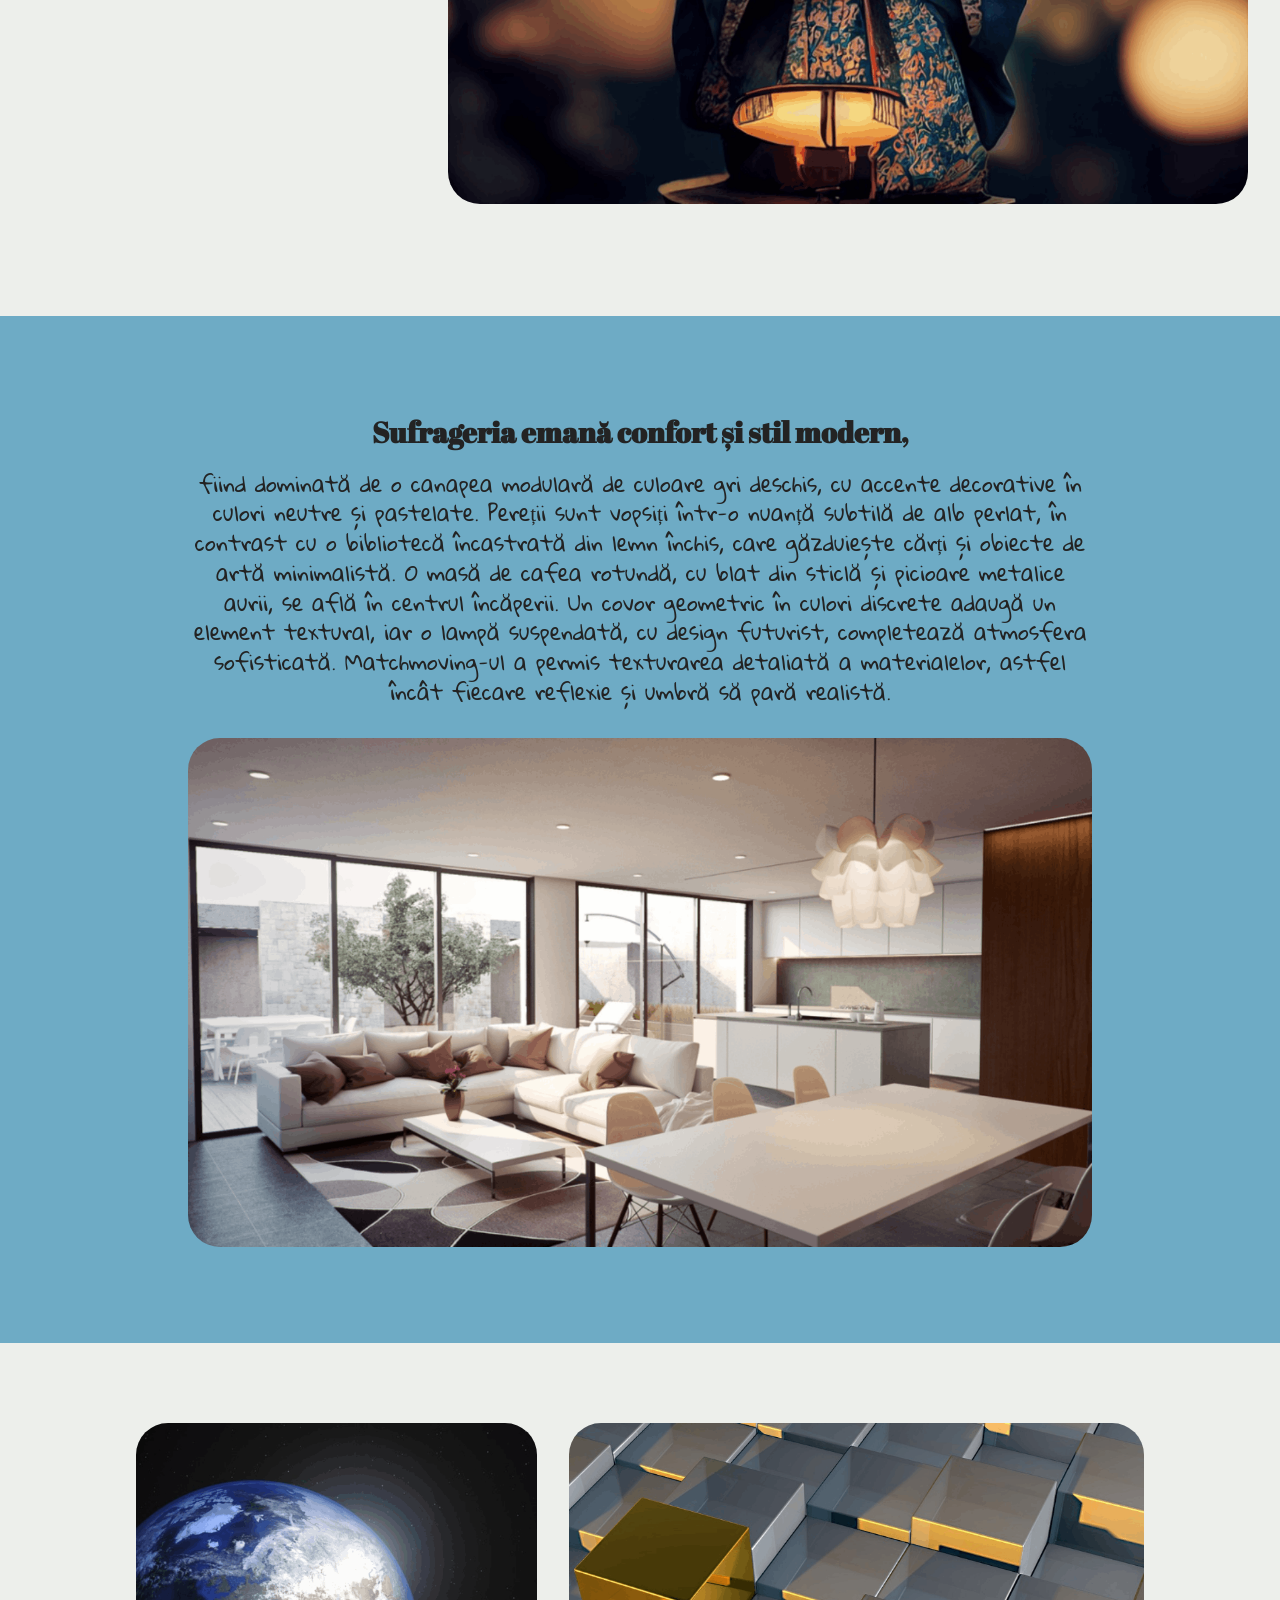
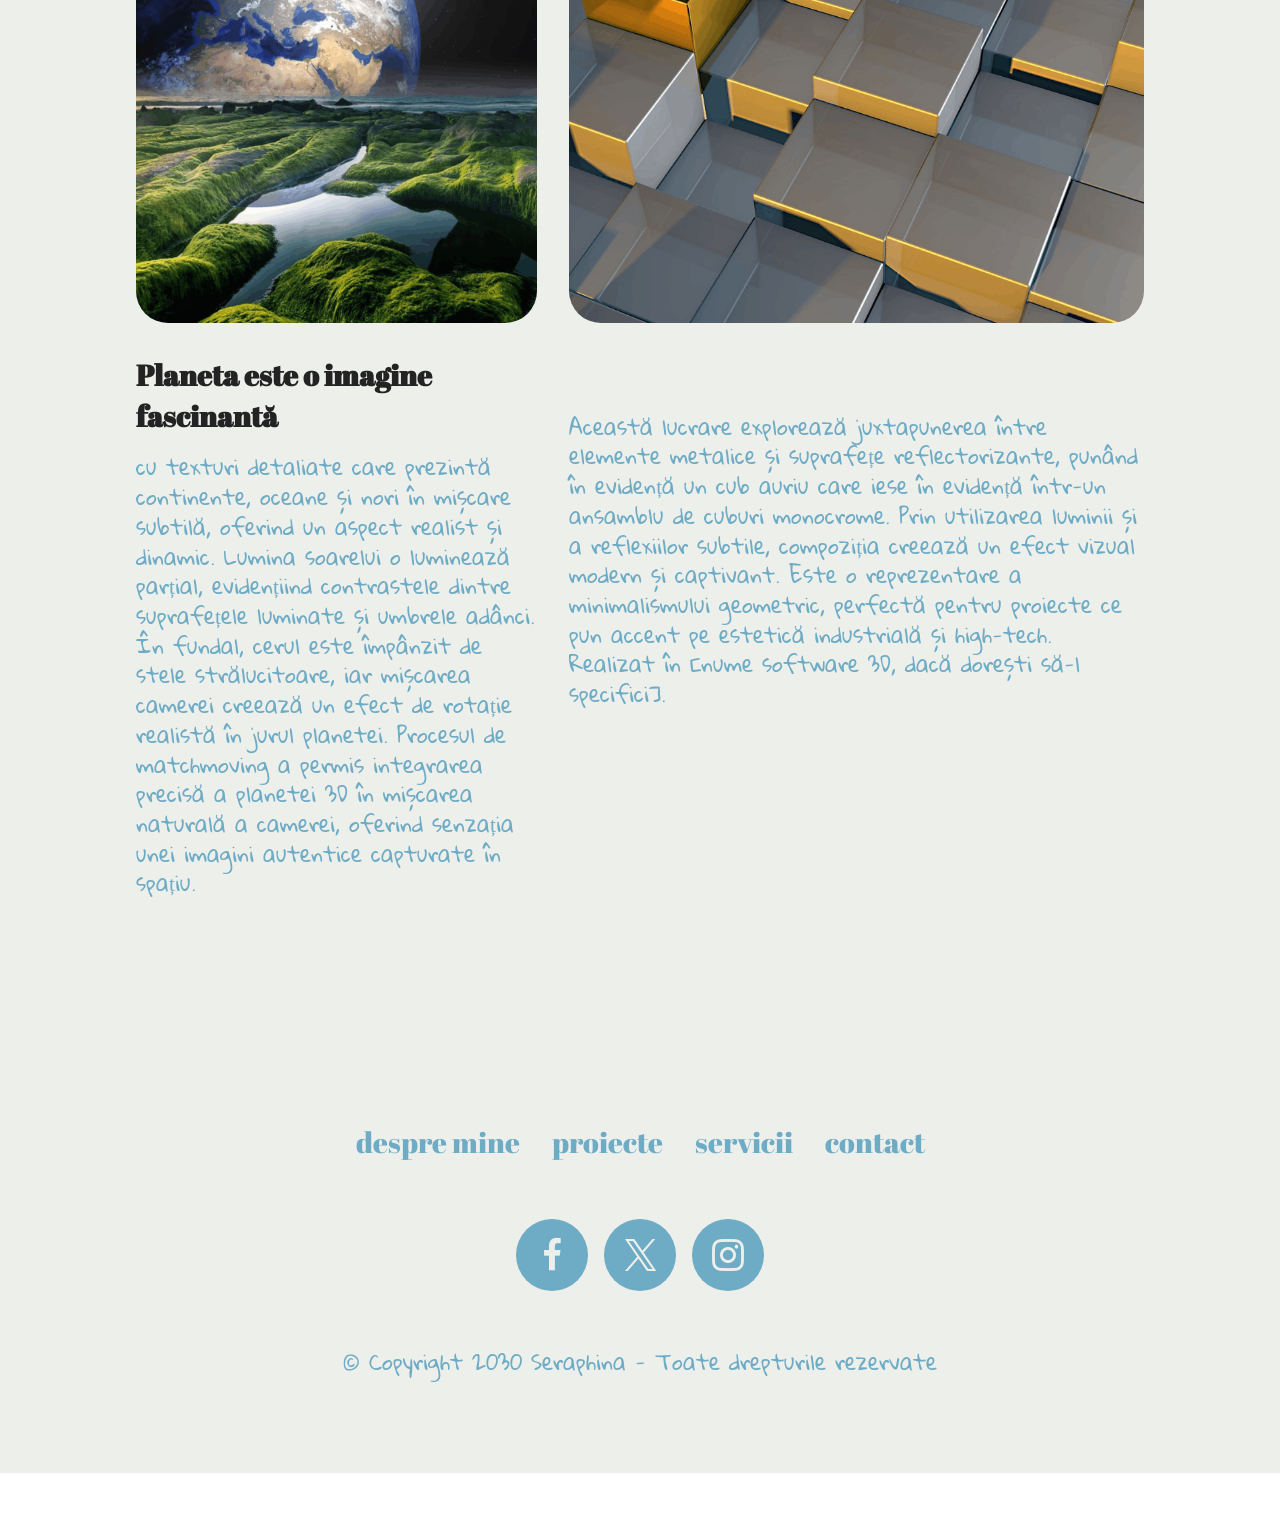
<file: proiecte.html>
<!DOCTYPE html>
<html  >
<head>
  <!-- Site made with Mobirise Website Builder v5.9.18, https://mobirise.com -->
  <meta charset="UTF-8">
  <meta http-equiv="X-UA-Compatible" content="IE=edge">
  <meta name="author" content="Andreea Hoban">
  <meta name="keywords" content="portofoliu profesional,jocuri video, ilustratii, arta 3d">
  <meta name="viewport" content="width=device-width, initial-scale=1, minimum-scale=1">
  <link rel="shortcut icon" href="assets/images/logo-1.png" type="image/x-icon">
  <meta name="description"
    content="Sunt Seraphina Dragoescu, editor și ilustrator specializat în arta 3D și designul de jocuri video. Portofoliul meu profesional reflectă pasiunea și experiența acumulată de-a lungul timpului, în care am combinat creativitatea cu tehnologia pentru a crea imagini captivante și modele 3D detaliate. Am lucrat atât la proiecte independente, cât și în colaborare cu echipe din industria jocurilor video, având ocazia să dau viață unor lumi virtuale fascinante și personaje memorabile. Fiecare lucrare pe care o realizez este o dovadă a dorinței mele de a aduce inovație și detaliu în fiecare proiect."">
  
  
  <title>proiecte</title>
  <link rel="stylesheet" href="assets/web/assets/mobirise-icons2/mobirise2.css">
  <link rel="stylesheet" href="assets/bootstrap/css/bootstrap.min.css">>
  <link rel="stylesheet" href="assets/animatecss/animate.css">
  <link rel="stylesheet" href="assets/dropdown/css/style.css">
  <link rel="stylesheet" href="assets/socicon/css/styles.css">
  <link rel="stylesheet" href="assets/theme/css/style.css">
  <link rel="preload" href="https://fonts.googleapis.com/css?family=Abril+Fatface:400&display=swap" as="style" onload="this.onload=null;this.rel='stylesheet'">
  <noscript><link rel="stylesheet" href="https://fonts.googleapis.com/css?family=Abril+Fatface:400&display=swap"></noscript>
  <link rel="preload" href="https://fonts.googleapis.com/css?family=Gloria+Hallelujah:400&display=swap" as="style" onload="this.onload=null;this.rel='stylesheet'">
  <noscript><link rel="stylesheet" href="https://fonts.googleapis.com/css?family=Gloria+Hallelujah:400&display=swap"></noscript>
  <link rel="preload" as="style" href="assets/mobirise/css/mbr-additional.css?v=sC7olt"><link rel="stylesheet" href="assets/mobirise/css/mbr-additional.css?v=sC7olt" type="text/css">

  
  
  
</head>
<body>
  
  <section data-bs-version="5.1" class="menu menu3 cid-uz0TiWfapU" once="menu" id="menu03-l">
	

	<nav class="navbar navbar-dropdown navbar-fixed-top navbar-expand-lg">
		<div class="container">
			<div class="navbar-brand">
				<span class="navbar-logo">
					<a href="index.html">
						<img src="assets/images/logo-1.png" alt="logo-ul portofoliului seraphinei" style="height: 4.3rem;">
					</a>
				</span>
				
			</div>
			<button class="navbar-toggler" type="button" data-toggle="collapse" data-bs-toggle="collapse" data-target="#navbarSupportedContent" data-bs-target="#navbarSupportedContent" aria-controls="navbarNavAltMarkup" aria-expanded="false" aria-label="Toggle navigation">
				<div class="hamburger">
					<span></span>
					<span></span>
					<span></span>
					<span></span>
				</div>
			</button>
			<div class="collapse navbar-collapse" id="navbarSupportedContent">
				<ul class="navbar-nav nav-dropdown nav-right" data-app-modern-menu="true"><li class="nav-item">
						<a class="nav-link link text-warning show text-primary display-4" href="index.html" aria-expanded="false">despre mine</a>
					</li>
					<li class="nav-item">
						<a class="nav-link link text-warning text-primary display-4" href="servicii.html" aria-expanded="false">servicii</a>
					</li>
					<li class="nav-item">
						<a class="nav-link link text-warning text-primary display-4" href="proiecte.html">proiecte</a>
					</li><li class="nav-item"><a class="nav-link link text-warning text-primary display-4" href="contact.html">contact</a></li></ul>
				<div class="icons-menu">
					<a class="iconfont-wrapper" href="tel: +40 123 456 789">
						<span class="p-2 mbr-iconfont mobi-mbri-phone mobi-mbri"></span>
					</a>
					<a class="iconfont-wrapper" href="mailto:contact@seraphina.ro">
						<span class="p-2 mbr-iconfont mobi-mbri-letter mobi-mbri"></span>
					</a>
					<a class="iconfont-wrapper" href="index.html#contacts04-h">
						<span class="p-2 mbr-iconfont mobi-mbri-map-pin mobi-mbri"></span>
					</a>
					
				</div>
				
			</div>
		</div>
	</nav>
</section>

<section data-bs-version="5.1" class="slider3 cid-uzB58wr5Sc mbr-fullscreen" id="slider03-13">
    
    <div class="carousel slide" id="uzLSmyzeJD" data-ride="carousel" data-bs-ride="carousel" data-interval="5000" data-bs-interval="5000">
        <ol class="carousel-indicators">
            <li data-slide-to="0" data-bs-slide-to="0" class="active" data-target="#uzLSmyzeJD" data-bs-target="#uzLSmyzeJD"></li><li data-slide-to="1" data-bs-slide-to="1" class="" data-target="#uzLSmyzeJD" data-bs-target="#uzLSmyzeJD"></li>
            
            
        </ol>
        <div class="carousel-inner">
            
            
            <div class="carousel-item slider-image item active">
                <div class="item-wrapper">
                    <img class="d-block w-100" src="assets/images/univers-960x540.png" alt="planeta pământ văzută din spațiu" data-slide-to="0" data-bs-slide-to="0">
                    
                    <div class="carousel-caption">
                        <h1 class="mbr-section-subtitle mbr-fonts-style mb-3 display-5"><strong>descoperă proiectele mele foto-video</strong></h1>
                        <p class="mbr-section-text mbr-fonts-style mb-4 display-7">Fiecare proiect este o expresie a pasiunii pentru imagine, lumină și perspectivă, gândit să inspire și să conecteze.<br></p>
                             
                    </div>
                </div>
            </div><div class="carousel-item slider-image item">
                <div class="item-wrapper">
                    <img class="d-block w-100" src="assets/images/baie-960x540.png" alt="baie modernă cu vedere la mare" data-slide-to="1" data-bs-slide-to="1">
                    
                    <div class="carousel-caption">
                        <h2 class="mbr-section-subtitle mbr-fonts-style mb-3 display-5">
                            <strong>descoperă proiectele mele arhitecturale</strong></h2>
                        <p class="mbr-section-text mbr-fonts-style mb-4 display-7">De la concepte moderne și minimaliste la abordări sustenabile și funcționale, aceste creații sunt expresia unei pasiuni pentru estetică și utilitate, menite să inspire și să transforme spațiile în experiențe.</p>
                             
                    </div>
                </div>
            </div>
        </div>
        <a class="carousel-control carousel-control-prev" role="button" data-slide="prev" data-bs-slide="prev" href="#uzLSmyzeJD">
            <span class="mobi-mbri mobi-mbri-arrow-prev" aria-hidden="true"></span>
            <span class="sr-only visually-hidden">Previous</span>
        </a>
        <a class="carousel-control carousel-control-next" role="button" data-slide="next" data-bs-slide="next" href="#uzLSmyzeJD">
            <span class="mobi-mbri mobi-mbri-arrow-next" aria-hidden="true"></span>
            <span class="sr-only visually-hidden">Next</span>
        </a>
    </div>
</section>

<section data-bs-version="5.1" class="image05 cid-uzAU85KW7W" id="image05-o">    
    
    
    
    <div class="container">
        <div class="row ">
            <div class="col-12 col-lg-8">
                <div class="image-wrapper mb-4">
                    <img class="w-100" src="assets/images/iepure-1080x1080.png" alt="animație 3D cu un iepure alb îmbracat în haine">
                </div>
                
            </div>
            <div class="col-12 col-lg">
                <p class="mbr-side-description mbr-fonts-style mb-0 align-center display-7">
                    Iepurele are un design fermecător și plin de viață, cu trăsături care îmbină eleganța naturală a acestui animal cu accente jucăușe și expresive. Corpul său este acoperit cu o blană pufoasă, de un alb imaculat sau un maro deschis, cu reflexii care dau impresia unei texturi fine și moi. Blana pare aproape să capteze lumina, oferind un aspect tridimensional suav, dar detaliat.</p>
            </div>
        </div>
    </div>
</section>

<section data-bs-version="5.1" class="image3 cid-uzAUaGpos1" id="image03-p">
  

  
  

  <div class="container">
    <div class="row justify-content-center">
      <div class="col-12 col-lg-9">
        <h3 class="mbr-description mbr-fonts-style mb-3 align-center display-5"><strong>Sufrageria emană confort și stil modern,</strong></h3>
        <p class="mbr-description mbr-fonts-style mb-4 align-center display-7">fiind dominată de o canapea modulară de culoare gri deschis, cu accente decorative în culori neutre și pastelate. Pereții sunt vopsiți într-o nuanță subtilă de alb perlat, în contrast cu o bibliotecă încastrată din lemn închis, care găzduiește cărți și obiecte de artă minimalistă. O masă de cafea rotundă, cu blat din sticlă și picioare metalice aurii, se află în centrul încăperii. Un covor geometric în culori discrete adaugă un element textural, iar o lampă suspendată, cu design futurist, completează atmosfera sofisticată. Matchmoving-ul a permis texturarea detaliată a materialelor, astfel încât fiecare reflexie și umbră să pară realistă.
        </p>
        <div class="image-wrapper">
          <img class="w-100" src="assets/images/sufragerie-moderna-1440x810.png" alt="sufragerie modernă minimalistă">
        </div>
      </div>
    </div>
  </div>
</section>

<section data-bs-version="5.1" class="image02 cid-uzAUe2uAPW" id="image02-q">
  
  
  
  <div class="container">
    <div class="row">
      <div class="col-12 col-lg-10">
        <div class="row">
          <div class="col-12 col-lg-5">
            <div class="img-item">
              <img class="w-100 mb-4" src="assets/images/planeta-852x852.png" alt="planeta pământ văzută din spațiu ">
              <h3 class="mbr-fonts-style mb-3 display-5"><strong>Planeta este o imagine fascinantă&nbsp;</strong></h3>
              <p class="mbr-text mbr-fonts-style mb-sm-5 display-7">cu texturi detaliate care prezintă continente, oceane și nori în mișcare subtilă, oferind un aspect realist și dinamic. Lumina soarelui o luminează parțial, evidențiind contrastele dintre suprafețele luminate și umbrele adânci. În fundal, cerul este împânzit de stele strălucitoare, iar mișcarea camerei creează un efect de rotație realistă în jurul planetei. Procesul de matchmoving a permis integrarea precisă a planetei 3D în mișcarea naturală a camerei, oferind senzația unei imagini autentice capturate în spațiu.
              </p>
            </div>
          </div>
          <div class="col-12 col-lg">
            <div class="img-item">
              <img class="w-100 mb-4" src="assets/images/texturare-854x854.png" alt="cuburi așezate unul lângă altul, de diferite dimensiuni ">
              <h3 class="mbr-fonts-style mb-3 display-5"><strong>Armonia formelor și reflexiilor</strong></h3>
              <p class="mbr-text mbr-fonts-style mb-0 display-7">
                Această lucrare explorează juxtapunerea între elemente metalice și suprafețe reflectorizante, punând în evidență un cub auriu care iese în evidență într-un ansamblu de cuburi monocrome. Prin utilizarea luminii și a reflexiilor subtile, compoziția creează un efect vizual modern și captivant. Este o reprezentare a minimalismului geometric, perfectă pentru proiecte ce pun accent pe estetică industrială și high-tech. Realizat în [nume software 3D, dacă dorești să-l specifici].
              </p>
            </div>
          </div>
        </div>
      </div>
    </div>
  </div>
</section>

<section data-bs-version="5.1" class="footer3 cid-uzB90dp6Yy" once="footers" id="footer03-1k">

        

    

    <div class="container">
        <div class="row">
            <div class="row-links">
                <ul class="header-menu">
                  
                  
                  
                  
                <li class="header-menu-item mbr-fonts-style display-5"><a href="index.html" class="text-warning">despre mine</a></li><li class="header-menu-item mbr-fonts-style display-5"><a href="proiecte.html" class="text-warning text-primary">proiecte</a></li><li class="header-menu-item mbr-fonts-style display-5"><a href="servicii.html" class="text-warning">servicii</a></li><li class="header-menu-item mbr-fonts-style display-5"><a href="contact.html" class="text-warning">contact</a></li></ul>
              </div>

            <div class="col-12 mt-4">
                <div class="social-row">
                    <div class="soc-item">
                        <a href="https://www.facebook.com/" target="_blank">
                            <span class="mbr-iconfont display-7 socicon-facebook socicon"></span>
                        </a>
                    </div>
                    <div class="soc-item">
                        <a href="https://x.com/?lang=ro" target="_blank">
                            <span class="mbr-iconfont socicon-twitter socicon"></span>
                        </a>
                    </div>
                    <div class="soc-item">
                        <a href="https://www.instagram.com/" target="_blank">
                            <span class="mbr-iconfont socicon-instagram socicon"></span>
                        </a>
                    </div>
                    
                    
                </div>
            </div>
            <div class="col-12 mt-5">
                <p class="mbr-fonts-style copyright display-7">
                    © Copyright 2030 Seraphina - Toate drepturile rezervate</p>
            </div>
        </div>
    </div>
</section><section class="display-7" style="padding: 0;align-items: center;justify-content: center;flex-wrap: wrap;    align-content: center;display: flex;position: relative;height: 4rem;"><a href="https://mobiri.se/3685007" style="flex: 1 1;height: 4rem;position: absolute;width: 100%;z-index: 1;"><img alt="Mobirise.com" style="height: 4rem;" src="[data-uri]"></a><p style="margin: 0;text-align: center;" class="display-7">Made with Mobirise &#8204;</p><a style="z-index:1" href="https://mobirise.com/offline-website-builder.html">Free Offline Website Software</a></section><script src="assets/bootstrap/js/bootstrap.bundle.min.js"></script>  <script src="assets/smoothscroll/smooth-scroll.js"></script>  <script src="assets/ytplayer/index.js"></script>  <script src="assets/dropdown/js/navbar-dropdown.js"></script>  <script src="assets/theme/js/script.js"></script>  
  
  
  <input name="animation" type="hidden">
  </body>
</html>
</file>
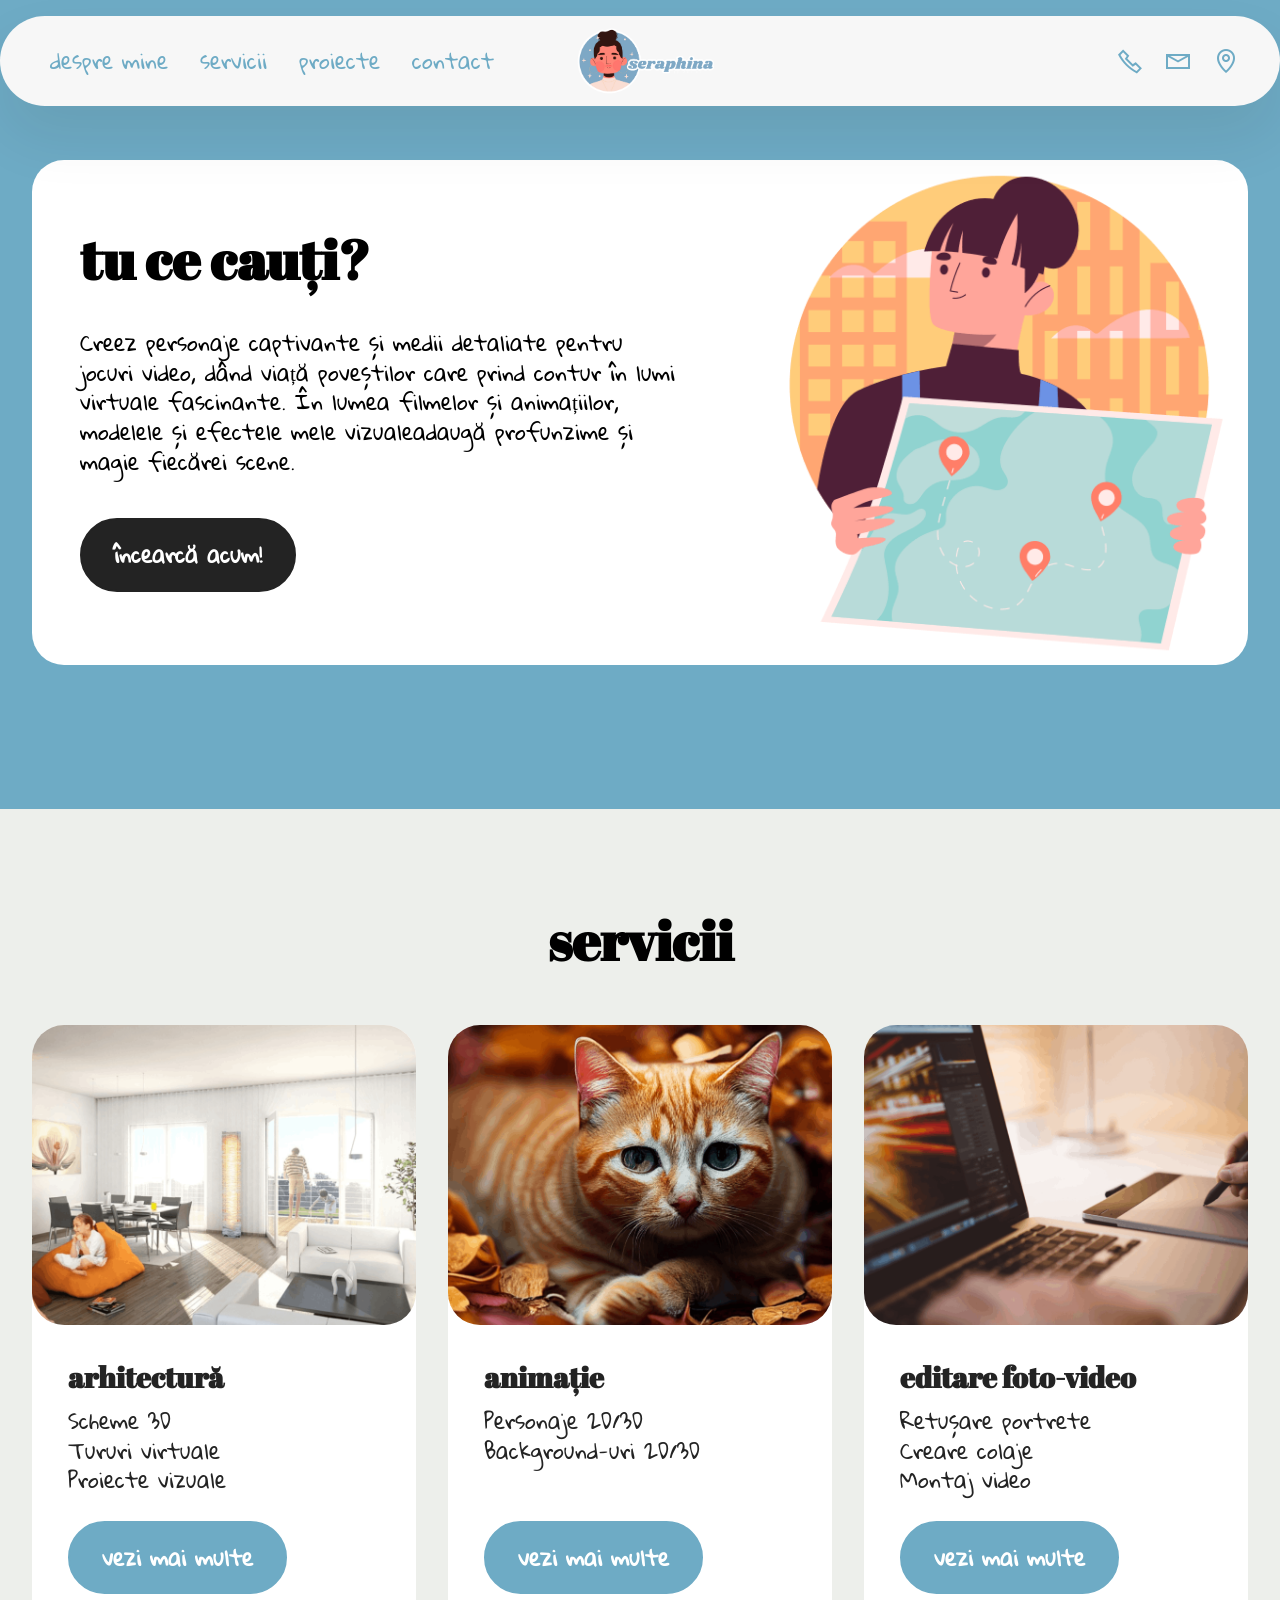
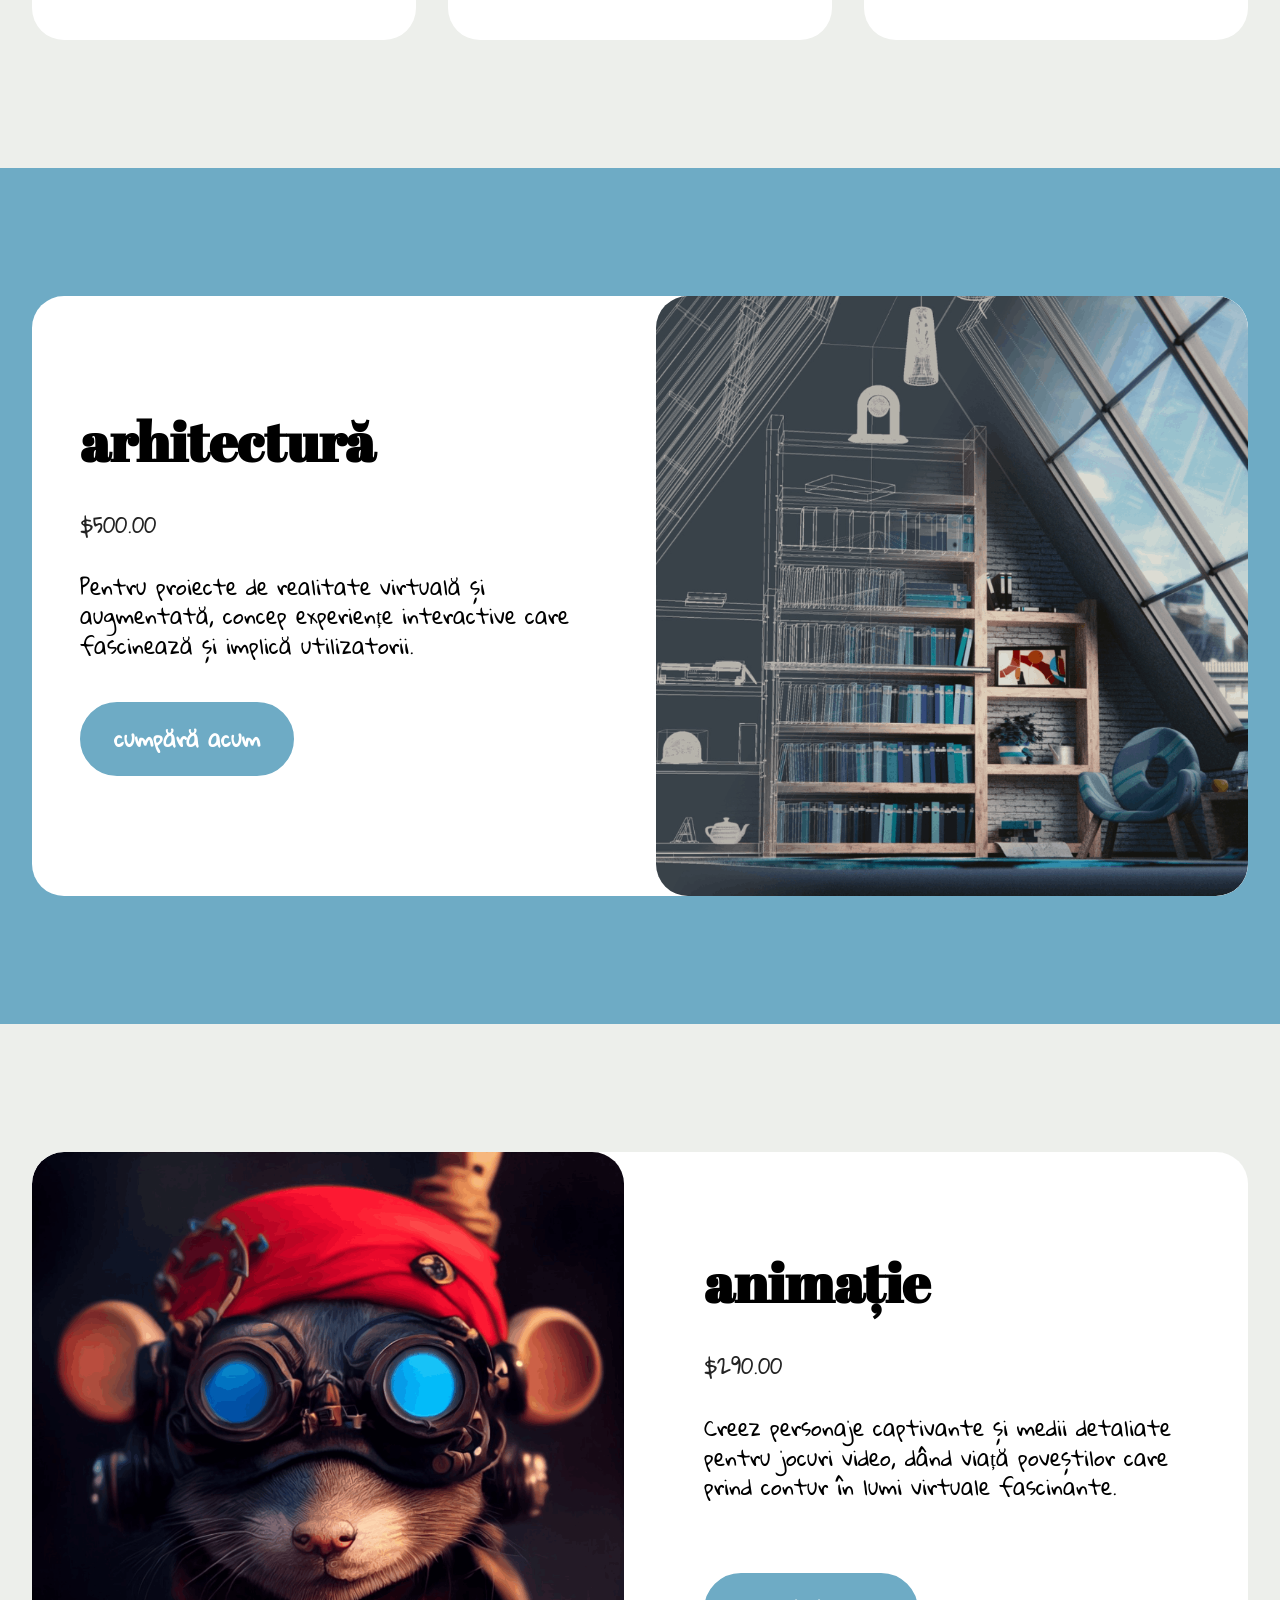
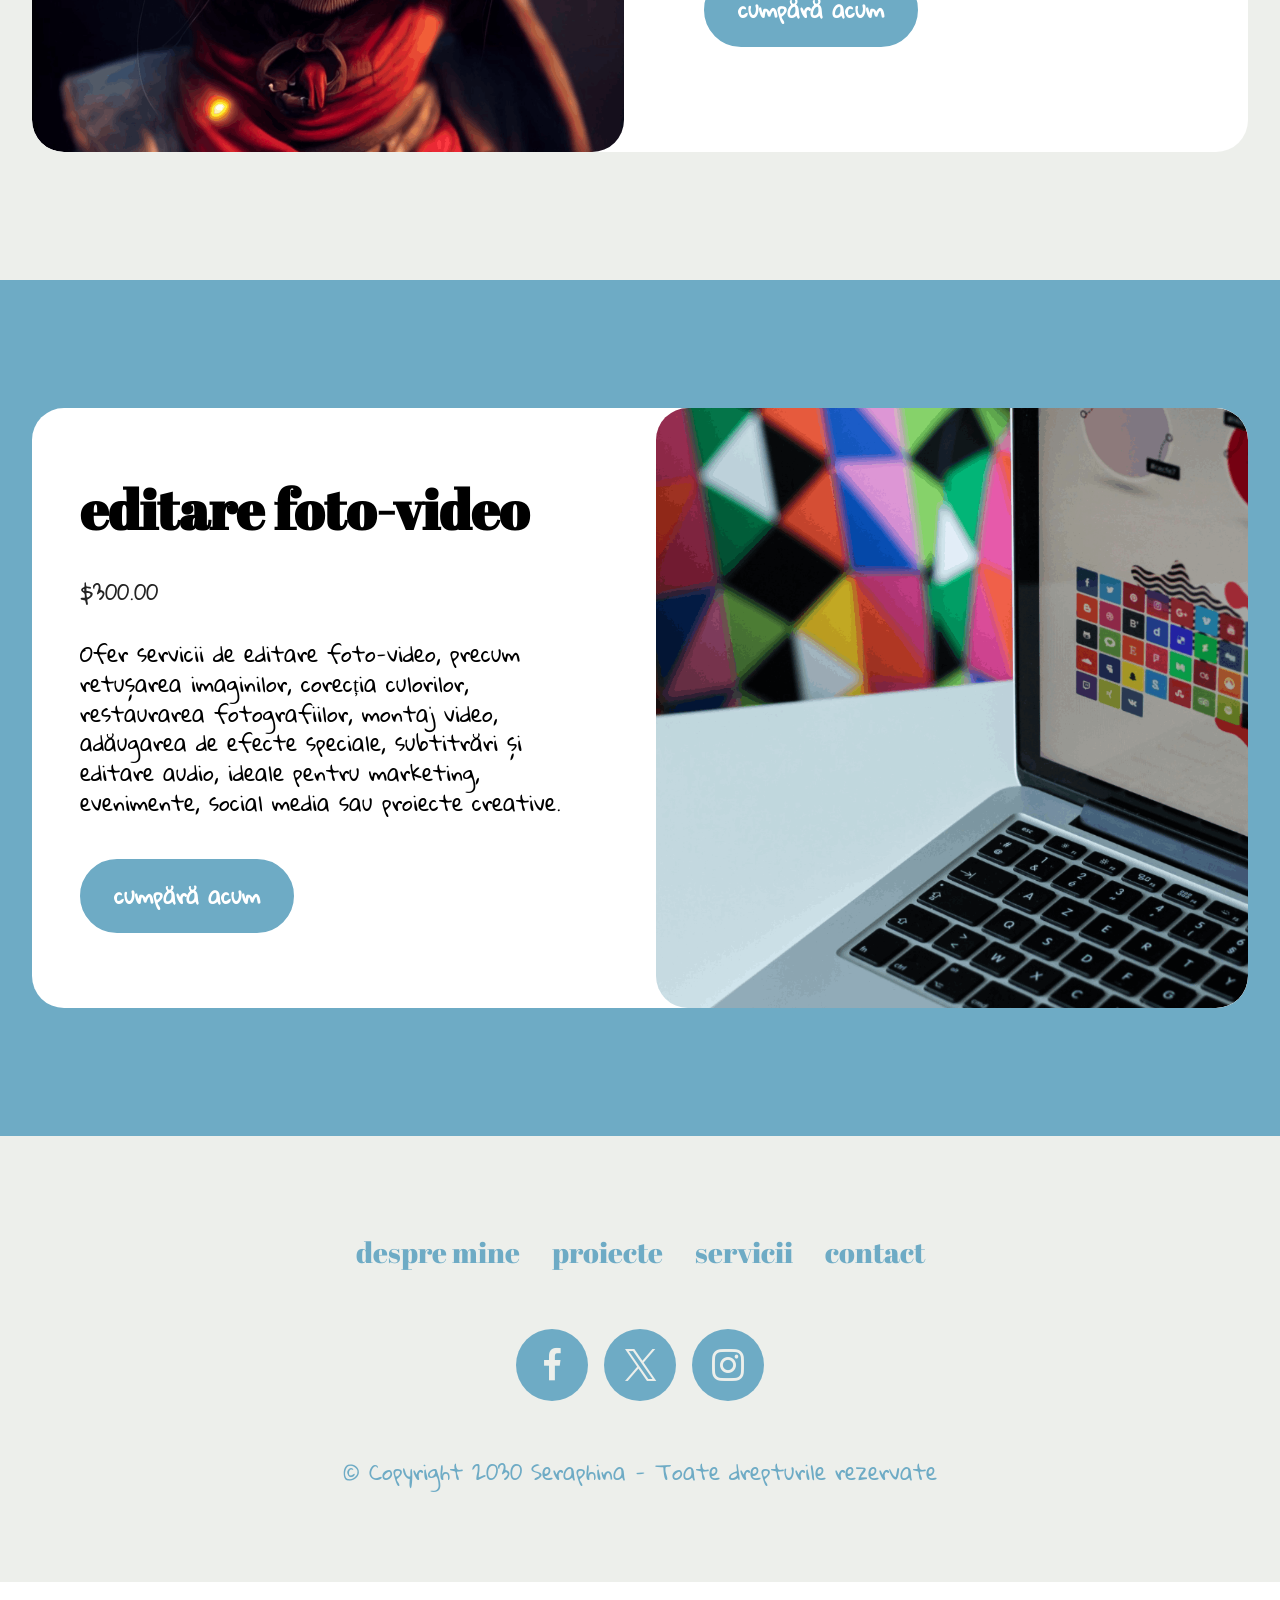
<file: servicii.html>
<!DOCTYPE html>
<html  >
<head>
  <!-- Site made with Mobirise Website Builder v5.9.18, https://mobirise.com -->
  <meta charset="UTF-8">
  <meta http-equiv="X-UA-Compatible" content="IE=edge">
  <meta name="author" content="Andreea Hoban">
  <meta name="keywords" content="portofoliu profesional,jocuri video, ilustratii, arta 3d">
  <meta name="viewport" content="width=device-width, initial-scale=1, minimum-scale=1">
  <link rel="shortcut icon" href="assets/images/logo-1.png" type="image/x-icon">
  <meta name="description"
  content="Sunt Seraphina Dragoescu, editor și ilustrator specializat în arta 3D și designul de jocuri video. Portofoliul meu profesional reflectă pasiunea și experiența acumulată de-a lungul timpului, în care am combinat creativitatea cu tehnologia pentru a crea imagini captivante și modele 3D detaliate. Am lucrat atât la proiecte independente, cât și în colaborare cu echipe din industria jocurilor video, având ocazia să dau viață unor lumi virtuale fascinante și personaje memorabile. Fiecare lucrare pe care o realizez este o dovadă a dorinței mele de a aduce inovație și detaliu în fiecare proiect."">

  
  
  <title>servicii</title>
  <link rel="stylesheet" href="assets/web/assets/mobirise-icons2/mobirise2.css">
  <link rel="stylesheet" href="assets/bootstrap/css/bootstrap.min.css">
  <link rel="stylesheet" href="assets/bootstrap/css/bootstrap-grid.min.css">
  <link rel="stylesheet" href="assets/bootstrap/css/bootstrap-reboot.min.css">
  <link rel="stylesheet" href="assets/animatecss/animate.css">
  <link rel="stylesheet" href="assets/dropdown/css/style.css">
  <link rel="stylesheet" href="assets/socicon/css/styles.css">
  <link rel="stylesheet" href="assets/theme/css/style.css">
  <link rel="preload" href="https://fonts.googleapis.com/css?family=Abril+Fatface:400&display=swap" as="style" onload="this.onload=null;this.rel='stylesheet'">
  <noscript><link rel="stylesheet" href="https://fonts.googleapis.com/css?family=Abril+Fatface:400&display=swap"></noscript>
  <link rel="preload" href="https://fonts.googleapis.com/css?family=Gloria+Hallelujah:400&display=swap" as="style" onload="this.onload=null;this.rel='stylesheet'">
  <noscript><link rel="stylesheet" href="https://fonts.googleapis.com/css?family=Gloria+Hallelujah:400&display=swap"></noscript>
  <link rel="preload" as="style" href="assets/mobirise/css/mbr-additional.css?v=9TkBx5"><link rel="stylesheet" href="assets/mobirise/css/mbr-additional.css?v=9TkBx5" type="text/css">

  
  
  
</head>
<body>
  
  <section data-bs-version="5.1" class="menu menu3 cid-uz0TiWfapU" once="menu" id="menu03-t">
	

	<nav class="navbar navbar-dropdown navbar-fixed-top navbar-expand-lg">
		<div class="container">
			<div class="navbar-brand">
				<span class="navbar-logo">
					<a href="index.html">
						<img src="assets/images/logo-1.png" alt="logo-ul portofoliului seraphinei" style="height: 4.3rem;">
					</a>
				</span>
				
			</div>
			<button class="navbar-toggler" type="button" data-toggle="collapse" data-bs-toggle="collapse" data-target="#navbarSupportedContent" data-bs-target="#navbarSupportedContent" aria-controls="navbarNavAltMarkup" aria-expanded="false" aria-label="Toggle navigation">
				<div class="hamburger">
					<span></span>
					<span></span>
					<span></span>
					<span></span>
				</div>
			</button>
			<div class="collapse navbar-collapse" id="navbarSupportedContent">
				<ul class="navbar-nav nav-dropdown nav-right" data-app-modern-menu="true"><li class="nav-item">
						<a class="nav-link link text-warning show text-primary display-4" href="index.html" aria-expanded="false">despre mine</a>
					</li>
					<li class="nav-item">
						<a class="nav-link link text-warning text-primary display-4" href="servicii.html" aria-expanded="false">servicii</a>
					</li>
					<li class="nav-item">
						<a class="nav-link link text-warning text-primary display-4" href="proiecte.html">proiecte</a>
					</li><li class="nav-item"><a class="nav-link link text-warning text-primary display-4" href="contact.html">contact</a></li></ul>
				<div class="icons-menu">
					<a class="iconfont-wrapper" href="tel: +40 123 456 789">
						<span class="p-2 mbr-iconfont mobi-mbri-phone mobi-mbri"></span>
					</a>
					<a class="iconfont-wrapper" href="mailto:contact@seraphina.ro">
						<span class="p-2 mbr-iconfont mobi-mbri-letter mobi-mbri"></span>
					</a>
					<a class="iconfont-wrapper" href="index.html#contacts04-h">
						<span class="p-2 mbr-iconfont mobi-mbri-map-pin mobi-mbri"></span>
					</a>
					
				</div>
				
			</div>
		</div>
	</nav>
</section>

<section data-bs-version="5.1" class="start article05 cid-uzB04RWav5" id="article05-12">
  

  
  

  <div class="container">
    <div class="row justify-content-center align-items-center">
      <div class="col-12">
        <div class="card-wrapper">
          <div class="row">
            <div class="col-12 col-md-12 col-lg-5 image-wrapper">
              <img class="w-100" src="assets/images/hero-512x512.png" alt="ilustratie cu seraphina care tine o harta in mana">
            </div>
            <div class="col-12 col-lg col-md-12">
              <div class="text-wrapper align-left">
                <h1 class="mbr-section-title mbr-fonts-style mb-4 display-2"><strong>tu ce cauți?</strong></h1>
                <p class="mbr-text mbr-fonts-style mb-4 display-7">
                  Creez personaje captivante și medii detaliate pentru jocuri video, dând viață poveștilor care prind contur în lumi virtuale fascinante. În lumea filmelor și animațiilor, modelele și efectele mele vizualeadaugă profunzime și magie fiecărei scene.
                </p>
                <div class="mbr-section-btn mt-3"><a class="btn btn-lg btn-black display-7" href="servicii.html#pricing02-x">încearcă acum!</a></div>
              </div>
            </div>
          </div>
        </div>
      </div>
    </div>
  </div>
</section>

<section data-bs-version="5.1" class="pricing02 cid-uzAZ0hdMwh" id="pricing02-x">
  
  
  <div class="container">
    <div class="row justify-content-center">
      <div class="col-12 content-head">
        <div class="mbr-section-head mb-5">
          <h2 class="mbr-section-title mbr-fonts-style align-center mb-0 display-2"><strong>servicii</strong></h2>
          
          
        </div>
      </div>
    </div>
    <div class="row">
      <div class="item features-image col-12 col-md-6 col-lg-4">
        <div class="item-wrapper">
          <div class="item-img">
            <img src="assets/images/sufragerie-815x815.png" alt="sufragerie moderna cu balcon">
          </div>
          <div class="item-content">
            <h3 class="item-title mbr-fonts-style display-5">
              <strong>arhitectură</strong></h3>
            <p class="mbr-text mbr-fonts-style display-7">Scheme 3D
<br>Tururi virtuale 
<br>Proiecte vizuale</p>
            <div class="mbr-section-btn item-footer"><a href="servicii.html#features025-y" class="btn item-btn btn-warning display-7">vezi mai multe</a></div>
          </div>

        </div>
      </div>
      <div class="item features-image col-12 col-md-6 col-lg-4">
        <div class="item-wrapper">
          <div class="item-img">
            <img src="assets/images/pisica-815x815.png" alt="animație 3D cu o pisică portocalie cu ochi verzi">
          </div>
          <div class="item-content">
            <h3 class="item-title mbr-fonts-style display-5">
              <strong>animație</strong></h3>
            <p class="mbr-text mbr-fonts-style display-7">Personaje 2D/3D 
<br>Background-uri 2D/3D<br></p>
            <div class="mbr-section-btn item-footer"><a href="servicii.html#features024-z" class="btn item-btn btn-warning display-7">vezi mai multe</a></div>
          </div>
        </div>
      </div>
      <div class="item features-image col-12 col-md-6 col-lg-4">
        <div class="item-wrapper">
          <div class="item-img">
            <img src="assets/images/efecte-815x815.png" alt="laptop deschis pe un program de editare ">
          </div>
          <div class="item-content">
            <h3 class="item-title mbr-fonts-style display-5">
              <strong>editare foto-video</strong></h3>
            <p class="mbr-text mbr-fonts-style display-7">Retușare portrete
<br>Creare colaje
<br>Montaj video<br>
            </p>
            <div class="mbr-section-btn item-footer"><a href="servicii.html#features025-10" class="btn item-btn btn-warning display-7">vezi mai multe</a></div>
          </div>
        </div>
      </div>
    </div>
  </div>
</section>

<section data-bs-version="5.1" class="features025 cid-uzAZ4Pxc5H" id="features025-y">
  

  
  

  <div class="container">
    <div class="row justify-content-center align-items-center">
      <div class="col-12">
        <div class="card-wrapper">
          <div class="row">
            <div class="col-12 col-md-12 col-lg-6 image-wrapper">
              <img class="w-100" src="assets/images/biblioteca-1080x1080.png" alt="bibliotecă modernă în formă triunghiulară">
            </div>
            <div class="col-12 col-lg col-md-12">
              <div class="text-wrapper align-left">
                <h3 class="mbr-section-title mbr-fonts-style mb-4 display-2">
                  <strong>arhitectură</strong></h3>
                <p class="price mbr-fonts-style mb-4 display-7">
                  $500.00<br>
                </p>
                <p class="mbr-text mbr-fonts-style mb-4 display-7">
                  Pentru proiecte de realitate virtuală și augmentată, concep experiențe interactive care fascinează și implică utilizatorii.<br>
                </p>
                <div class="mbr-section-btn mt-3"><a class="btn btn-lg btn-warning display-7" href="contact.html">cumpără acum</a></div>
              </div>
            </div>
          </div>
        </div>
      </div>
    </div>
  </div>
</section>

<section data-bs-version="5.1" class="features024 cid-uzAZ5k0NSA" id="features024-z">
  

  
  

  <div class="container">
    <div class="row justify-content-center align-items-center">
      <div class="col-12">
        <div class="card-wrapper">
          <div class="row">
            <div class="col-12 col-md-12 col-lg-6 image-wrapper">
              <img class="w-100" src="assets/images/soarece-1080x1080.png" alt="animație cu un șoarece îmbrăcat în costum de aviator roșu">
            </div>
            <div class="col-12 col-lg col-md-12">
              <div class="text-wrapper align-left">
                <h3 class="mbr-section-title mbr-fonts-style mb-4 display-2">
                  <strong>animație</strong></h3>
                <p class="price mbr-fonts-style mb-4 display-7">
                  $290.00
                </p>
                <p class="mbr-text mbr-fonts-style mb-4 display-7">Creez personaje captivante și medii detaliate pentru jocuri video, dând viață poveștilor care prind contur în lumi virtuale fascinante.
<br>
<br></p>
                <div class="mbr-section-btn mt-3"><a class="btn btn-lg btn-warning display-7" href="contact.html">cumpără acum</a></div>
              </div>
            </div>
          </div>
        </div>
      </div>
    </div>
  </div>
</section>

<section data-bs-version="5.1" class="features025 cid-uzAZ5Eds7R" id="features025-10">
  

  
  

  <div class="container">
    <div class="row justify-content-center align-items-center">
      <div class="col-12">
        <div class="card-wrapper">
          <div class="row">
            <div class="col-12 col-md-12 col-lg-6 image-wrapper">
              <img class="w-100" src="assets/images/calculator-1080x1080.png" alt="laptop folosit pentru a folosi programe de editare">
            </div>
            <div class="col-12 col-lg col-md-12">
              <div class="text-wrapper align-left">
                <h3 class="mbr-section-title mbr-fonts-style mb-4 display-2">
                  <strong>editare foto-video</strong></h3>
                <p class="price mbr-fonts-style mb-4 display-7">
                  $300.00<br>
                </p>
                <p class="mbr-text mbr-fonts-style mb-4 display-7">
                  Ofer servicii de editare foto-video, precum retușarea imaginilor, corecția culorilor, restaurarea fotografiilor, montaj video, adăugarea de efecte speciale, subtitrări și editare audio, ideale pentru marketing, evenimente, social media sau proiecte creative.<br>
                </p>
                <div class="mbr-section-btn mt-3"><a class="btn btn-lg btn-warning display-7" href="contact.html">cumpără acum</a></div>
              </div>
            </div>
          </div>
        </div>
      </div>
    </div>
  </div>
</section>

<section data-bs-version="5.1" class="footer3 cid-uzB8XFSiZX" once="footers" id="footer03-1j">

        

    

    <div class="container">
        <div class="row">
            <div class="row-links">
                <ul class="header-menu">
                  
                  
                  
                  
                <li class="header-menu-item mbr-fonts-style display-5"><a href="index.html" class="text-warning">despre mine</a></li><li class="header-menu-item mbr-fonts-style display-5"><a href="proiecte.html" class="text-warning text-primary">proiecte</a></li><li class="header-menu-item mbr-fonts-style display-5"><a href="servicii.html" class="text-warning">servicii</a></li><li class="header-menu-item mbr-fonts-style display-5"><a href="contact.html" class="text-warning">contact</a></li></ul>
              </div>

            <div class="col-12 mt-4">
                <div class="social-row">
                    <div class="soc-item">
                        <a href="https://www.facebook.com/" target="_blank">
                            <span class="mbr-iconfont display-7 socicon-facebook socicon"></span>
                        </a>
                    </div>
                    <div class="soc-item">
                        <a href="https://x.com/?lang=ro" target="_blank">
                            <span class="mbr-iconfont socicon-twitter socicon"></span>
                        </a>
                    </div>
                    <div class="soc-item">
                        <a href="https://www.instagram.com/" target="_blank">
                            <span class="mbr-iconfont socicon-instagram socicon"></span>
                        </a>
                    </div>
                    
                    
                </div>
            </div>
            <div class="col-12 mt-5">
                <p class="mbr-fonts-style copyright display-7">
                    © Copyright 2030 Seraphina - Toate drepturile rezervate</p>
            </div>
        </div>
    </div>
</section><section class="display-7" style="padding: 0;align-items: center;justify-content: center;flex-wrap: wrap;    align-content: center;display: flex;position: relative;height: 4rem;"><a href="https://mobiri.se/3685007" style="flex: 1 1;height: 4rem;position: absolute;width: 100%;z-index: 1;"><img alt="Mobirise" style="height: 4rem;" src="[data-uri]"></a><p style="margin: 0;text-align: center;" class="display-7">Made with Mobirise &#8204;</p><a style="z-index:1" href="https://mobirise.com/web-page-maker.html">Web Page Maker</a></section><script src="assets/bootstrap/js/bootstrap.bundle.min.js"></script>  <script src="assets/smoothscroll/smooth-scroll.js"></script>  <script src="assets/ytplayer/index.js"></script>  <script src="assets/dropdown/js/navbar-dropdown.js"></script>  <script src="assets/theme/js/script.js"></script>  
  
  
  <input name="animation" type="hidden">
  </body>
</html>
</file>
<file: assets/web/assets/mobirise-icons2/mobirise2.css>
@font-face {
  font-family: 'Moririse2';
  font-display: swap;
  src:  url('mobirise2.eot?f2bix4');
  src:  url('mobirise2.eot?f2bix4#iefix') format('embedded-opentype'),
    url('mobirise2.ttf?f2bix4') format('truetype'),
    url('mobirise2.woff?f2bix4') format('woff'),
    url('mobirise2.svg?f2bix4#mobirise2') format('svg');
  font-weight: normal;
  font-style: normal;
}

[class^="mobi-"], [class*=" mobi-"] {
  /* use !important to prevent issues with browser extensions that change fonts */
  font-family: 'Moririse2' !important;
  speak: none;
  font-style: normal;
  font-weight: normal;
  font-variant: normal;
  text-transform: none;
  line-height: 1;

  /* Better Font Rendering =========== */
  -webkit-font-smoothing: antialiased;
  -moz-osx-font-smoothing: grayscale;
}

.mobi-mbri-add-submenu:before {
  content: "\e900";
}
.mobi-mbri-alert:before {
  content: "\e901";
}
.mobi-mbri-align-center:before {
  content: "\e902";
}
.mobi-mbri-align-justify:before {
  content: "\e903";
}
.mobi-mbri-align-left:before {
  content: "\e904";
}
.mobi-mbri-align-right:before {
  content: "\e905";
}
.mobi-mbri-android:before {
  content: "\e906";
}
.mobi-mbri-apple:before {
  content: "\e907";
}
.mobi-mbri-arrow-down:before {
  content: "\e908";
}
.mobi-mbri-arrow-next:before {
  content: "\e909";
}
.mobi-mbri-arrow-prev:before {
  content: "\e90a";
}
.mobi-mbri-arrow-up:before {
  content: "\e90b";
}
.mobi-mbri-bold:before {
  content: "\e90c";
}
.mobi-mbri-bookmark:before {
  content: "\e90d";
}
.mobi-mbri-bootstrap:before {
  content: "\e90e";
}
.mobi-mbri-briefcase:before {
  content: "\e90f";
}
.mobi-mbri-browse:before {
  content: "\e910";
}
.mobi-mbri-bulleted-list:before {
  content: "\e911";
}
.mobi-mbri-calendar:before {
  content: "\e912";
}
.mobi-mbri-camera:before {
  content: "\e913";
}
.mobi-mbri-cart-add:before {
  content: "\e914";
}
.mobi-mbri-cart-full:before {
  content: "\e915";
}
.mobi-mbri-cash:before {
  content: "\e916";
}
.mobi-mbri-change-style:before {
  content: "\e917";
}
.mobi-mbri-chat:before {
  content: "\e918";
}
.mobi-mbri-clock:before {
  content: "\e919";
}
.mobi-mbri-close:before {
  content: "\e91a";
}
.mobi-mbri-cloud:before {
  content: "\e91b";
}
.mobi-mbri-code:before {
  content: "\e91c";
}
.mobi-mbri-contact-form:before {
  content: "\e91d";
}
.mobi-mbri-credit-card:before {
  content: "\e91e";
}
.mobi-mbri-cursor-click:before {
  content: "\e91f";
}
.mobi-mbri-cust-feedback:before {
  content: "\e920";
}
.mobi-mbri-database:before {
  content: "\e921";
}
.mobi-mbri-delivery:before {
  content: "\e922";
}
.mobi-mbri-desktop:before {
  content: "\e923";
}
.mobi-mbri-devices:before {
  content: "\e924";
}
.mobi-mbri-down:before {
  content: "\e925";
}
.mobi-mbri-download-2:before {
  content: "\e926";
}
.mobi-mbri-download:before {
  content: "\e927";
}
.mobi-mbri-drag-n-drop-2:before {
  content: "\e928";
}
.mobi-mbri-drag-n-drop:before {
  content: "\e929";
}
.mobi-mbri-edit-2:before {
  content: "\e92a";
}
.mobi-mbri-edit:before {
  content: "\e92b";
}
.mobi-mbri-error:before {
  content: "\e92c";
}
.mobi-mbri-extension:before {
  content: "\e92d";
}
.mobi-mbri-features:before {
  content: "\e92e";
}
.mobi-mbri-file:before {
  content: "\e92f";
}
.mobi-mbri-flag:before {
  content: "\e930";
}
.mobi-mbri-folder:before {
  content: "\e931";
}
.mobi-mbri-gift:before {
  content: "\e932";
}
.mobi-mbri-github:before {
  content: "\e933";
}
.mobi-mbri-globe-2:before {
  content: "\e934";
}
.mobi-mbri-globe:before {
  content: "\e935";
}
.mobi-mbri-growing-chart:before {
  content: "\e936";
}
.mobi-mbri-hearth:before {
  content: "\e937";
}
.mobi-mbri-help:before {
  content: "\e938";
}
.mobi-mbri-home:before {
  content: "\e939";
}
.mobi-mbri-hot-cup:before {
  content: "\e93a";
}
.mobi-mbri-idea:before {
  content: "\e93b";
}
.mobi-mbri-image-gallery:before {
  content: "\e93c";
}
.mobi-mbri-image-slider:before {
  content: "\e93d";
}
.mobi-mbri-info:before {
  content: "\e93e";
}
.mobi-mbri-italic:before {
  content: "\e93f";
}
.mobi-mbri-key:before {
  content: "\e940";
}
.mobi-mbri-laptop:before {
  content: "\e941";
}
.mobi-mbri-layers:before {
  content: "\e942";
}
.mobi-mbri-left-right:before {
  content: "\e943";
}
.mobi-mbri-left:before {
  content: "\e944";
}
.mobi-mbri-letter:before {
  content: "\e945";
}
.mobi-mbri-like:before {
  content: "\e946";
}
.mobi-mbri-link:before {
  content: "\e947";
}
.mobi-mbri-lock:before {
  content: "\e948";
}
.mobi-mbri-login:before {
  content: "\e949";
}
.mobi-mbri-logout:before {
  content: "\e94a";
}
.mobi-mbri-magic-stick:before {
  content: "\e94b";
}
.mobi-mbri-map-pin:before {
  content: "\e94c";
}
.mobi-mbri-menu:before {
  content: "\e94d";
}
.mobi-mbri-mobile-2:before {
  content: "\e94e";
}
.mobi-mbri-mobile-horizontal:before {
  content: "\e94f";
}
.mobi-mbri-mobile:before {
  content: "\e950";
}
.mobi-mbri-mobirise:before {
  content: "\e951";
}
.mobi-mbri-more-horizontal:before {
  content: "\e952";
}
.mobi-mbri-more-vertical:before {
  content: "\e953";
}
.mobi-mbri-music:before {
  content: "\e954";
}
.mobi-mbri-new-file:before {
  content: "\e955";
}
.mobi-mbri-numbered-list:before {
  content: "\e956";
}
.mobi-mbri-opened-folder:before {
  content: "\e957";
}
.mobi-mbri-pages:before {
  content: "\e958";
}
.mobi-mbri-paper-plane:before {
  content: "\e959";
}
.mobi-mbri-paperclip:before {
  content: "\e95a";
}
.mobi-mbri-phone:before {
  content: "\e95b";
}
.mobi-mbri-photo:before {
  content: "\e95c";
}
.mobi-mbri-photos:before {
  content: "\e95d";
}
.mobi-mbri-pin:before {
  content: "\e95e";
}
.mobi-mbri-play:before {
  content: "\e95f";
}
.mobi-mbri-plus:before {
  content: "\e960";
}
.mobi-mbri-preview:before {
  content: "\e961";
}
.mobi-mbri-print:before {
  content: "\e962";
}
.mobi-mbri-protect:before {
  content: "\e963";
}
.mobi-mbri-question:before {
  content: "\e964";
}
.mobi-mbri-quote-left:before {
  content: "\e965";
}
.mobi-mbri-quote-right:before {
  content: "\e966";
}
.mobi-mbri-redo:before {
  content: "\e967";
}
.mobi-mbri-refresh:before {
  content: "\e968";
}
.mobi-mbri-responsive-2:before {
  content: "\e969";
}
.mobi-mbri-responsive:before {
  content: "\e96a";
}
.mobi-mbri-right:before {
  content: "\e96b";
}
.mobi-mbri-rocket:before {
  content: "\e96c";
}
.mobi-mbri-sad-face:before {
  content: "\e96d";
}
.mobi-mbri-sale:before {
  content: "\e96e";
}
.mobi-mbri-save:before {
  content: "\e96f";
}
.mobi-mbri-search:before {
  content: "\e970";
}
.mobi-mbri-setting-2:before {
  content: "\e971";
}
.mobi-mbri-setting-3:before {
  content: "\e972";
}
.mobi-mbri-setting:before {
  content: "\e973";
}
.mobi-mbri-share:before {
  content: "\e974";
}
.mobi-mbri-shopping-bag:before {
  content: "\e975";
}
.mobi-mbri-shopping-basket:before {
  content: "\e976";
}
.mobi-mbri-shopping-cart:before {
  content: "\e977";
}
.mobi-mbri-sites:before {
  content: "\e978";
}
.mobi-mbri-smile-face:before {
  content: "\e979";
}
.mobi-mbri-speed:before {
  content: "\e97a";
}
.mobi-mbri-star:before {
  content: "\e97b";
}
.mobi-mbri-success:before {
  content: "\e97c";
}
.mobi-mbri-sun:before {
  content: "\e97d";
}
.mobi-mbri-sun2:before {
  content: "\e97e";
}
.mobi-mbri-tablet-vertical:before {
  content: "\e97f";
}
.mobi-mbri-tablet:before {
  content: "\e980";
}
.mobi-mbri-target:before {
  content: "\e981";
}
.mobi-mbri-timer:before {
  content: "\e982";
}
.mobi-mbri-to-ftp:before {
  content: "\e983";
}
.mobi-mbri-to-local-drive:before {
  content: "\e984";
}
.mobi-mbri-touch-swipe:before {
  content: "\e985";
}
.mobi-mbri-touch:before {
  content: "\e986";
}
.mobi-mbri-trash:before {
  content: "\e987";
}
.mobi-mbri-underline:before {
  content: "\e988";
}
.mobi-mbri-undo:before {
  content: "\e989";
}
.mobi-mbri-unlink:before {
  content: "\e98a";
}
.mobi-mbri-unlock:before {
  content: "\e98b";
}
.mobi-mbri-up-down:before {
  content: "\e98c";
}
.mobi-mbri-up:before {
  content: "\e98d";
}
.mobi-mbri-update:before {
  content: "\e98e";
}
.mobi-mbri-upload-2:before {
  content: "\e98f";
}
.mobi-mbri-upload:before {
  content: "\e990";
}
.mobi-mbri-user-2:before {
  content: "\e991";
}
.mobi-mbri-user:before {
  content: "\e992";
}
.mobi-mbri-users:before {
  content: "\e993";
}
.mobi-mbri-video-play:before {
  content: "\e994";
}
.mobi-mbri-video:before {
  content: "\e995";
}
.mobi-mbri-watch:before {
  content: "\e996";
}
.mobi-mbri-website-theme-2:before {
  content: "\e997";
}
.mobi-mbri-website-theme:before {
  content: "\e998";
}
.mobi-mbri-wifi:before {
  content: "\e999";
}
.mobi-mbri-windows:before {
  content: "\e99a";
}
.mobi-mbri-zoom-in:before {
  content: "\e99b";
}
.mobi-mbri-zoom-out:before {
  content: "\e99c";
}
</file>
<file: assets/web/assets/mobirise-icons/mobirise-icons.css>
@font-face {
  font-family: 'MobiriseIcons';
  src:  url('mobirise-icons.eot?spat4u');
  src:  url('mobirise-icons.eot?spat4u#iefix') format('embedded-opentype'),
    url('mobirise-icons.ttf?spat4u') format('truetype'),
    url('mobirise-icons.woff?spat4u') format('woff'),
    url('mobirise-icons.svg?spat4u#MobiriseIcons') format('svg');
  font-weight: normal;
  font-style: normal;
  font-display: swap;
}

[class^="mbri-"], [class*=" mbri-"] {
  /* use !important to prevent issues with browser extensions that change fonts */
  font-family: MobiriseIcons !important;
  speak: none;
  font-style: normal;
  font-weight: normal;
  font-variant: normal;
  text-transform: none;
  line-height: 1;

  /* Better Font Rendering =========== */
  -webkit-font-smoothing: antialiased;
  -moz-osx-font-smoothing: grayscale;
}

.mbri-add-submenu:before {
  content: "\e900";
}
.mbri-alert:before {
  content: "\e901";
}
.mbri-align-center:before {
  content: "\e902";
}
.mbri-align-justify:before {
  content: "\e903";
}
.mbri-align-left:before {
  content: "\e904";
}
.mbri-align-right:before {
  content: "\e905";
}
.mbri-android:before {
  content: "\e906";
}
.mbri-apple:before {
  content: "\e907";
}
.mbri-arrow-down:before {
  content: "\e908";
}
.mbri-arrow-next:before {
  content: "\e909";
}
.mbri-arrow-prev:before {
  content: "\e90a";
}
.mbri-arrow-up:before {
  content: "\e90b";
}
.mbri-bold:before {
  content: "\e90c";
}
.mbri-bookmark:before {
  content: "\e90d";
}
.mbri-bootstrap:before {
  content: "\e90e";
}
.mbri-briefcase:before {
  content: "\e90f";
}
.mbri-browse:before {
  content: "\e910";
}
.mbri-bulleted-list:before {
  content: "\e911";
}
.mbri-calendar:before {
  content: "\e912";
}
.mbri-camera:before {
  content: "\e913";
}
.mbri-cart-add:before {
  content: "\e914";
}
.mbri-cart-full:before {
  content: "\e915";
}
.mbri-cash:before {
  content: "\e916";
}
.mbri-change-style:before {
  content: "\e917";
}
.mbri-chat:before {
  content: "\e918";
}
.mbri-clock:before {
  content: "\e919";
}
.mbri-close:before {
  content: "\e91a";
}
.mbri-cloud:before {
  content: "\e91b";
}
.mbri-code:before {
  content: "\e91c";
}
.mbri-contact-form:before {
  content: "\e91d";
}
.mbri-credit-card:before {
  content: "\e91e";
}
.mbri-cursor-click:before {
  content: "\e91f";
}
.mbri-cust-feedback:before {
  content: "\e920";
}
.mbri-database:before {
  content: "\e921";
}
.mbri-delivery:before {
  content: "\e922";
}
.mbri-desktop:before {
  content: "\e923";
}
.mbri-devices:before {
  content: "\e924";
}
.mbri-down:before {
  content: "\e925";
}
.mbri-download:before {
  content: "\e989";
}
.mbri-drag-n-drop:before {
  content: "\e927";
}
.mbri-drag-n-drop2:before {
  content: "\e928";
}
.mbri-edit:before {
  content: "\e929";
}
.mbri-edit2:before {
  content: "\e92a";
}
.mbri-error:before {
  content: "\e92b";
}
.mbri-extension:before {
  content: "\e92c";
}
.mbri-features:before {
  content: "\e92d";
}
.mbri-file:before {
  content: "\e92e";
}
.mbri-flag:before {
  content: "\e92f";
}
.mbri-folder:before {
  content: "\e930";
}
.mbri-gift:before {
  content: "\e931";
}
.mbri-github:before {
  content: "\e932";
}
.mbri-globe:before {
  content: "\e933";
}
.mbri-globe-2:before {
  content: "\e934";
}
.mbri-growing-chart:before {
  content: "\e935";
}
.mbri-hearth:before {
  content: "\e936";
}
.mbri-help:before {
  content: "\e937";
}
.mbri-home:before {
  content: "\e938";
}
.mbri-hot-cup:before {
  content: "\e939";
}
.mbri-idea:before {
  content: "\e93a";
}
.mbri-image-gallery:before {
  content: "\e93b";
}
.mbri-image-slider:before {
  content: "\e93c";
}
.mbri-info:before {
  content: "\e93d";
}
.mbri-italic:before {
  content: "\e93e";
}
.mbri-key:before {
  content: "\e93f";
}
.mbri-laptop:before {
  content: "\e940";
}
.mbri-layers:before {
  content: "\e941";
}
.mbri-left-right:before {
  content: "\e942";
}
.mbri-left:before {
  content: "\e943";
}
.mbri-letter:before {
  content: "\e944";
}
.mbri-like:before {
  content: "\e945";
}
.mbri-link:before {
  content: "\e946";
}
.mbri-lock:before {
  content: "\e947";
}
.mbri-login:before {
  content: "\e948";
}
.mbri-logout:before {
  content: "\e949";
}
.mbri-magic-stick:before {
  content: "\e94a";
}
.mbri-map-pin:before {
  content: "\e94b";
}
.mbri-menu:before {
  content: "\e94c";
}
.mbri-mobile:before {
  content: "\e94d";
}
.mbri-mobile2:before {
  content: "\e94e";
}
.mbri-mobirise:before {
  content: "\e94f";
}
.mbri-more-horizontal:before {
  content: "\e950";
}
.mbri-more-vertical:before {
  content: "\e951";
}
.mbri-music:before {
  content: "\e952";
}
.mbri-new-file:before {
  content: "\e953";
}
.mbri-numbered-list:before {
  content: "\e954";
}
.mbri-opened-folder:before {
  content: "\e955";
}
.mbri-pages:before {
  content: "\e956";
}
.mbri-paper-plane:before {
  content: "\e957";
}
.mbri-paperclip:before {
  content: "\e958";
}
.mbri-photo:before {
  content: "\e959";
}
.mbri-photos:before {
  content: "\e95a";
}
.mbri-pin:before {
  content: "\e95b";
}
.mbri-play:before {
  content: "\e95c";
}
.mbri-plus:before {
  content: "\e95d";
}
.mbri-preview:before {
  content: "\e95e";
}
.mbri-print:before {
  content: "\e95f";
}
.mbri-protect:before {
  content: "\e960";
}
.mbri-question:before {
  content: "\e961";
}
.mbri-quote-left:before {
  content: "\e962";
}
.mbri-quote-right:before {
  content: "\e963";
}
.mbri-refresh:before {
  content: "\e964";
}
.mbri-responsive:before {
  content: "\e965";
}
.mbri-right:before {
  content: "\e966";
}
.mbri-rocket:before {
  content: "\e967";
}
.mbri-sad-face:before {
  content: "\e968";
}
.mbri-sale:before {
  content: "\e969";
}
.mbri-save:before {
  content: "\e96a";
}
.mbri-search:before {
  content: "\e96b";
}
.mbri-setting:before {
  content: "\e96c";
}
.mbri-setting2:before {
  content: "\e96d";
}
.mbri-setting3:before {
  content: "\e96e";
}
.mbri-share:before {
  content: "\e96f";
}
.mbri-shopping-bag:before {
  content: "\e970";
}
.mbri-shopping-basket:before {
  content: "\e971";
}
.mbri-shopping-cart:before {
  content: "\e972";
}
.mbri-sites:before {
  content: "\e973";
}
.mbri-smile-face:before {
  content: "\e974";
}
.mbri-speed:before {
  content: "\e975";
}
.mbri-star:before {
  content: "\e976";
}
.mbri-success:before {
  content: "\e977";
}
.mbri-sun:before {
  content: "\e978";
}
.mbri-sun2:before {
  content: "\e979";
}
.mbri-tablet:before {
  content: "\e97a";
}
.mbri-tablet-vertical:before {
  content: "\e97b";
}
.mbri-target:before {
  content: "\e97c";
}
.mbri-timer:before {
  content: "\e97d";
}
.mbri-to-ftp:before {
  content: "\e97e";
}
.mbri-to-local-drive:before {
  content: "\e97f";
}
.mbri-touch-swipe:before {
  content: "\e980";
}
.mbri-touch:before {
  content: "\e981";
}
.mbri-trash:before {
  content: "\e982";
}
.mbri-underline:before {
  content: "\e983";
}
.mbri-unlink:before {
  content: "\e984";
}
.mbri-unlock:before {
  content: "\e985";
}
.mbri-up-down:before {
  content: "\e986";
}
.mbri-up:before {
  content: "\e987";
}
.mbri-update:before {
  content: "\e988";
}
.mbri-upload:before {
 content: "\e926"; 
}
.mbri-user:before {
  content: "\e98a";
}
.mbri-user2:before {
  content: "\e98b";
}
.mbri-users:before {
  content: "\e98c";
}
.mbri-video:before {
  content: "\e98d";
}
.mbri-video-play:before {
  content: "\e98e";
}
.mbri-watch:before {
  content: "\e98f";
}
.mbri-website-theme:before {
  content: "\e990";
}
.mbri-wifi:before {
  content: "\e991";
}
.mbri-windows:before {
  content: "\e992";
}
.mbri-zoom-out:before {
  content: "\e993";
}
.mbri-redo:before {
  content: "\e994";
}
.mbri-undo:before {
  content: "\e995";
}
</file>
<file: assets/parallax/jarallax.css>
.jarallax {
    position: relative;
    z-index: 0;
}
.jarallax > .jarallax-img {
    position: absolute;
    object-fit: cover;
    /* support for plugin https://github.com/bfred-it/object-fit-images */
    font-family: 'object-fit: cover;';
    top: 0;
    left: 0;
    width: 100%;
    height: 100%;
    z-index: -1;
}
</file>
<file: assets/dropdown/css/style.css>
.navbar-dropdown {
  left: 0;
  padding: 0;
  position: absolute;
  right: 0;
  top: 0;
  transition: all 0.45s ease;
  z-index: 1030;
  background: #282828; }
  .navbar-dropdown .navbar-logo {
    margin-right: 0.8rem;
    transition: margin 0.3s ease-in-out;
    vertical-align: middle; }
    .navbar-dropdown .navbar-logo img {
      height: 3.125rem;
      transition: all 0.3s ease-in-out; }
    .navbar-dropdown .navbar-logo.mbr-iconfont {
      font-size: 3.125rem;
      line-height: 3.125rem; }
  .navbar-dropdown .navbar-caption {
    font-weight: 700;
    white-space: normal;
    vertical-align: -4px;
    line-height: 3.125rem !important; }
    .navbar-dropdown .navbar-caption, .navbar-dropdown .navbar-caption:hover {
      color: inherit;
      text-decoration: none; }
  .navbar-dropdown .mbr-iconfont + .navbar-caption {
    vertical-align: -1px; }
  .navbar-dropdown.navbar-fixed-top {
    position: fixed; }
  .navbar-dropdown .navbar-brand span {
    vertical-align: -4px; }
  .navbar-dropdown.bg-color.transparent {
    background: none; }
  .navbar-dropdown.navbar-short .navbar-brand {
    padding: 0.625rem 0; }
    .navbar-dropdown.navbar-short .navbar-brand span {
      vertical-align: -1px; }
  .navbar-dropdown.navbar-short .navbar-caption {
    line-height: 2.375rem !important;
    vertical-align: -2px; }
  .navbar-dropdown.navbar-short .navbar-logo {
    margin-right: 0.5rem; }
    .navbar-dropdown.navbar-short .navbar-logo img {
      height: 2.375rem; }
    .navbar-dropdown.navbar-short .navbar-logo.mbr-iconfont {
      font-size: 2.375rem;
      line-height: 2.375rem; }
  .navbar-dropdown.navbar-short .mbr-table-cell {
    height: 3.625rem; }
  .navbar-dropdown .navbar-close {
    left: 0.6875rem;
    position: fixed;
    top: 0.75rem;
    z-index: 1000; }
  .navbar-dropdown .hamburger-icon {
    content: "";
    display: inline-block;
    vertical-align: middle;
    width: 16px;
    -webkit-box-shadow: 0 -6px 0 1px #282828,0 0 0 1px #282828,0 6px 0 1px #282828;
    -moz-box-shadow: 0 -6px 0 1px #282828,0 0 0 1px #282828,0 6px 0 1px #282828;
    box-shadow: 0 -6px 0 1px #282828,0 0 0 1px #282828,0 6px 0 1px #282828; }

.dropdown-menu .dropdown-toggle[data-toggle="dropdown-submenu"]::after {
  border-bottom: 0.35em solid transparent;
  border-left: 0.35em solid;
  border-right: 0;
  border-top: 0.35em solid transparent;
  margin-left: 0.3rem; }

.dropdown-menu .dropdown-item:focus {
  outline: 0; }

.nav-dropdown {
  font-size: 0.75rem;
  font-weight: 500;
  height: auto !important; }
  .nav-dropdown .nav-btn {
    padding-left: 1rem; }
  .nav-dropdown .link {
    margin: .667em 1.667em;
    font-weight: 500;
    padding: 0;
    transition: color .2s ease-in-out; }
    .nav-dropdown .link.dropdown-toggle {
      margin-right: 2.583em; }
      .nav-dropdown .link.dropdown-toggle::after {
        margin-left: .25rem;
        border-top: 0.35em solid;
        border-right: 0.35em solid transparent;
        border-left: 0.35em solid transparent;
        border-bottom: 0; }
      .nav-dropdown .link.dropdown-toggle[aria-expanded="true"] {
        margin: 0;
        padding: 0.667em 3.263em  0.667em 1.667em; }
  .nav-dropdown .link::after,
  .nav-dropdown .dropdown-item::after {
    color: inherit; }
  .nav-dropdown .btn {
    font-size: 0.75rem;
    font-weight: 700;
    letter-spacing: 0;
    margin-bottom: 0;
    padding-left: 1.25rem;
    padding-right: 1.25rem; }
  .nav-dropdown .dropdown-menu {
    border-radius: 0;
    border: 0;
    left: 0;
    margin: 0;
    padding-bottom: 1.25rem;
    padding-top: 1.25rem;
    position: relative; }
  .nav-dropdown .dropdown-submenu {
    margin-left: 0.125rem;
    top: 0; }
  .nav-dropdown .dropdown-item {
    font-weight: 500;
    line-height: 2;
    padding: 0.3846em 4.615em 0.3846em 1.5385em;
    position: relative;
    transition: color .2s ease-in-out, background-color .2s ease-in-out; }
    .nav-dropdown .dropdown-item::after {
      margin-top: -0.3077em;
      position: absolute;
      right: 1.1538em;
      top: 50%; }
    .nav-dropdown .dropdown-item:focus, .nav-dropdown .dropdown-item:hover {
      background: none; }

@media (max-width: 767px) {
  .nav-dropdown.navbar-toggleable-sm {
    bottom: 0;
    display: none;
    left: 0;
    overflow-x: hidden;
    position: fixed;
    top: 0;
    transform: translateX(-100%);
    -ms-transform: translateX(-100%);
    -webkit-transform: translateX(-100%);
    width: 18.75rem;
    z-index: 999; } }
.nav-dropdown.navbar-toggleable-xl {
  bottom: 0;
  display: none;
  left: 0;
  overflow-x: hidden;
  position: fixed;
  top: 0;
  transform: translateX(-100%);
  -ms-transform: translateX(-100%);
  -webkit-transform: translateX(-100%);
  width: 18.75rem;
  z-index: 999; }

.nav-dropdown-sm {
  display: block !important;
  overflow-x: hidden;
  overflow: auto;
  padding-top: 3.875rem; }
  .nav-dropdown-sm::after {
    content: "";
    display: block;
    height: 3rem;
    width: 100%; }
  .nav-dropdown-sm.collapse.in ~ .navbar-close {
    display: block !important; }
  .nav-dropdown-sm.collapsing, .nav-dropdown-sm.collapse.in {
    transform: translateX(0);
    -ms-transform: translateX(0);
    -webkit-transform: translateX(0);
    transition: all 0.25s ease-out;
    -webkit-transition: all 0.25s ease-out;
    background: #282828; }
  .nav-dropdown-sm.collapsing[aria-expanded="false"] {
    transform: translateX(-100%);
    -ms-transform: translateX(-100%);
    -webkit-transform: translateX(-100%); }
  .nav-dropdown-sm .nav-item {
    display: block;
    margin-left: 0 !important;
    padding-left: 0; }
  .nav-dropdown-sm .link,
  .nav-dropdown-sm .dropdown-item {
    border-top: 1px dotted rgba(255, 255, 255, 0.1);
    font-size: 0.8125rem;
    line-height: 1.6;
    margin: 0 !important;
    padding: 0.875rem 2.4rem 0.875rem 1.5625rem !important;
    position: relative;
    white-space: normal; }
    .nav-dropdown-sm .link:focus, .nav-dropdown-sm .link:hover,
    .nav-dropdown-sm .dropdown-item:focus,
    .nav-dropdown-sm .dropdown-item:hover {
      background: rgba(0, 0, 0, 0.2) !important;
      color: #c0a375; }
  .nav-dropdown-sm .nav-btn {
    position: relative;
    padding: 1.5625rem 1.5625rem 0 1.5625rem; }
    .nav-dropdown-sm .nav-btn::before {
      border-top: 1px dotted rgba(255, 255, 255, 0.1);
      content: "";
      left: 0;
      position: absolute;
      top: 0;
      width: 100%; }
    .nav-dropdown-sm .nav-btn + .nav-btn {
      padding-top: 0.625rem; }
      .nav-dropdown-sm .nav-btn + .nav-btn::before {
        display: none; }
  .nav-dropdown-sm .btn {
    padding: 0.625rem 0; }
  .nav-dropdown-sm .dropdown-toggle[data-toggle="dropdown-submenu"]::after {
    margin-left: .25rem;
    border-top: 0.35em solid;
    border-right: 0.35em solid transparent;
    border-left: 0.35em solid transparent;
    border-bottom: 0; }
  .nav-dropdown-sm .dropdown-toggle[data-toggle="dropdown-submenu"][aria-expanded="true"]::after {
    border-top: 0;
    border-right: 0.35em solid transparent;
    border-left: 0.35em solid transparent;
    border-bottom: 0.35em solid; }
  .nav-dropdown-sm .dropdown-menu {
    margin: 0;
    padding: 0;
    position: relative;
    top: 0;
    left: 0;
    width: 100%;
    border: 0;
    float: none;
    border-radius: 0;
    background: none; }
  .nav-dropdown-sm .dropdown-submenu {
    left: 100%;
    margin-left: 0.125rem;
    margin-top: -1.25rem;
    top: 0; }

.navbar-toggleable-sm .nav-dropdown .dropdown-menu {
  position: absolute; }

.navbar-toggleable-sm .nav-dropdown .dropdown-submenu {
  left: 100%;
  margin-left: 0.125rem;
  margin-top: -1.25rem;
  top: 0; }

.navbar-toggleable-sm.opened .nav-dropdown .dropdown-menu {
  position: relative; }

.navbar-toggleable-sm.opened .nav-dropdown .dropdown-submenu {
  left: 0;
  margin-left: 00rem;
  margin-top: 0rem;
  top: 0; }

.is-builder .nav-dropdown.collapsing {
  transition: none !important; }
</file>
<file: assets/socicon/css/styles.css>
@charset "UTF-8";

@font-face {
  font-family: 'Socicon';
  src:  url('../fonts/socicon.eot');
  src:  url('../fonts/socicon.eot?#iefix') format('embedded-opentype'),
    url('../fonts/socicon.woff2') format('woff2'),
    url('../fonts/socicon.ttf') format('truetype'),
    url('../fonts/socicon.woff') format('woff'),
    url('../fonts/socicon.svg#socicon') format('svg');
  font-weight: normal;
  font-style: normal;
  font-display: swap;
}

[data-icon]:before {
  font-family: "socicon" !important;
  content: attr(data-icon);
  font-style: normal !important;
  font-weight: normal !important;
  font-variant: normal !important;
  text-transform: none !important;
  speak: none;
  line-height: 1;
  -webkit-font-smoothing: antialiased;
  -moz-osx-font-smoothing: grayscale;
}

[class^="socicon-"], [class*=" socicon-"] {
  /* use !important to prevent issues with browser extensions that change fonts */
  font-family: 'Socicon' !important;
  speak: none;
  font-style: normal;
  font-weight: normal;
  font-variant: normal;
  text-transform: none;
  line-height: 1;

  /* Better Font Rendering =========== */
  -webkit-font-smoothing: antialiased;
  -moz-osx-font-smoothing: grayscale;
}

.socicon-500px:before {
  content: "\e000";
}
.socicon-8tracks:before {
  content: "\e001";
}
.socicon-airbnb:before {
  content: "\e002";
}
.socicon-alliance:before {
  content: "\e003";
}
.socicon-amazon:before {
  content: "\e004";
}
.socicon-amplement:before {
  content: "\e005";
}
.socicon-android:before {
  content: "\e006";
}
.socicon-angellist:before {
  content: "\e007";
}
.socicon-apple:before {
  content: "\e008";
}
.socicon-appnet:before {
  content: "\e009";
}
.socicon-baidu:before {
  content: "\e00a";
}
.socicon-bandcamp:before {
  content: "\e00b";
}
.socicon-battlenet:before {
  content: "\e00c";
}
.socicon-mixer:before {
  content: "\e00d";
}
.socicon-bebee:before {
  content: "\e00e";
}
.socicon-bebo:before {
  content: "\e00f";
}
.socicon-behance:before {
  content: "\e010";
}
.socicon-blizzard:before {
  content: "\e011";
}
.socicon-blogger:before {
  content: "\e012";
}
.socicon-buffer:before {
  content: "\e013";
}
.socicon-chrome:before {
  content: "\e014";
}
.socicon-coderwall:before {
  content: "\e015";
}
.socicon-curse:before {
  content: "\e016";
}
.socicon-dailymotion:before {
  content: "\e017";
}
.socicon-deezer:before {
  content: "\e018";
}
.socicon-delicious:before {
  content: "\e019";
}
.socicon-deviantart:before {
  content: "\e01a";
}
.socicon-diablo:before {
  content: "\e01b";
}
.socicon-digg:before {
  content: "\e01c";
}
.socicon-discord:before {
  content: "\e01d";
}
.socicon-disqus:before {
  content: "\e01e";
}
.socicon-douban:before {
  content: "\e01f";
}
.socicon-draugiem:before {
  content: "\e020";
}
.socicon-dribbble:before {
  content: "\e021";
}
.socicon-drupal:before {
  content: "\e022";
}
.socicon-ebay:before {
  content: "\e023";
}
.socicon-ello:before {
  content: "\e024";
}
.socicon-endomodo:before {
  content: "\e025";
}
.socicon-envato:before {
  content: "\e026";
}
.socicon-etsy:before {
  content: "\e027";
}
.socicon-facebook:before {
  content: "\e028";
}
.socicon-feedburner:before {
  content: "\e029";
}
.socicon-filmweb:before {
  content: "\e02a";
}
.socicon-firefox:before {
  content: "\e02b";
}
.socicon-flattr:before {
  content: "\e02c";
}
.socicon-flickr:before {
  content: "\e02d";
}
.socicon-formulr:before {
  content: "\e02e";
}
.socicon-forrst:before {
  content: "\e02f";
}
.socicon-foursquare:before {
  content: "\e030";
}
.socicon-friendfeed:before {
  content: "\e031";
}
.socicon-github:before {
  content: "\e032";
}
.socicon-goodreads:before {
  content: "\e033";
}
.socicon-google:before {
  content: "\e034";
}
.socicon-googlescholar:before {
  content: "\e035";
}
.socicon-googlegroups:before {
  content: "\e036";
}
.socicon-googlephotos:before {
  content: "\e037";
}
.socicon-googleplus:before {
  content: "\e038";
}
.socicon-grooveshark:before {
  content: "\e039";
}
.socicon-hackerrank:before {
  content: "\e03a";
}
.socicon-hearthstone:before {
  content: "\e03b";
}
.socicon-hellocoton:before {
  content: "\e03c";
}
.socicon-heroes:before {
  content: "\e03d";
}
.socicon-smashcast:before {
  content: "\e03e";
}
.socicon-horde:before {
  content: "\e03f";
}
.socicon-houzz:before {
  content: "\e040";
}
.socicon-icq:before {
  content: "\e041";
}
.socicon-identica:before {
  content: "\e042";
}
.socicon-imdb:before {
  content: "\e043";
}
.socicon-instagram:before {
  content: "\e044";
}
.socicon-issuu:before {
  content: "\e045";
}
.socicon-istock:before {
  content: "\e046";
}
.socicon-itunes:before {
  content: "\e047";
}
.socicon-keybase:before {
  content: "\e048";
}
.socicon-lanyrd:before {
  content: "\e049";
}
.socicon-lastfm:before {
  content: "\e04a";
}
.socicon-line:before {
  content: "\e04b";
}
.socicon-linkedin:before {
  content: "\e04c";
}
.socicon-livejournal:before {
  content: "\e04d";
}
.socicon-lyft:before {
  content: "\e04e";
}
.socicon-macos:before {
  content: "\e04f";
}
.socicon-mail:before {
  content: "\e050";
}
.socicon-medium:before {
  content: "\e051";
}
.socicon-meetup:before {
  content: "\e052";
}
.socicon-mixcloud:before {
  content: "\e053";
}
.socicon-modelmayhem:before {
  content: "\e054";
}
.socicon-mumble:before {
  content: "\e055";
}
.socicon-myspace:before {
  content: "\e056";
}
.socicon-newsvine:before {
  content: "\e057";
}
.socicon-nintendo:before {
  content: "\e058";
}
.socicon-npm:before {
  content: "\e059";
}
.socicon-odnoklassniki:before {
  content: "\e05a";
}
.socicon-openid:before {
  content: "\e05b";
}
.socicon-opera:before {
  content: "\e05c";
}
.socicon-outlook:before {
  content: "\e05d";
}
.socicon-overwatch:before {
  content: "\e05e";
}
.socicon-patreon:before {
  content: "\e05f";
}
.socicon-paypal:before {
  content: "\e060";
}
.socicon-periscope:before {
  content: "\e061";
}
.socicon-persona:before {
  content: "\e062";
}
.socicon-pinterest:before {
  content: "\e063";
}
.socicon-play:before {
  content: "\e064";
}
.socicon-player:before {
  content: "\e065";
}
.socicon-playstation:before {
  content: "\e066";
}
.socicon-pocket:before {
  content: "\e067";
}
.socicon-qq:before {
  content: "\e068";
}
.socicon-quora:before {
  content: "\e069";
}
.socicon-raidcall:before {
  content: "\e06a";
}
.socicon-ravelry:before {
  content: "\e06b";
}
.socicon-reddit:before {
  content: "\e06c";
}
.socicon-renren:before {
  content: "\e06d";
}
.socicon-researchgate:before {
  content: "\e06e";
}
.socicon-residentadvisor:before {
  content: "\e06f";
}
.socicon-reverbnation:before {
  content: "\e070";
}
.socicon-rss:before {
  content: "\e071";
}
.socicon-sharethis:before {
  content: "\e072";
}
.socicon-skype:before {
  content: "\e073";
}
.socicon-slideshare:before {
  content: "\e074";
}
.socicon-smugmug:before {
  content: "\e075";
}
.socicon-snapchat:before {
  content: "\e076";
}
.socicon-songkick:before {
  content: "\e077";
}
.socicon-soundcloud:before {
  content: "\e078";
}
.socicon-spotify:before {
  content: "\e079";
}
.socicon-stackexchange:before {
  content: "\e07a";
}
.socicon-stackoverflow:before {
  content: "\e07b";
}
.socicon-starcraft:before {
  content: "\e07c";
}
.socicon-stayfriends:before {
  content: "\e07d";
}
.socicon-steam:before {
  content: "\e07e";
}
.socicon-storehouse:before {
  content: "\e07f";
}
.socicon-strava:before {
  content: "\e080";
}
.socicon-streamjar:before {
  content: "\e081";
}
.socicon-stumbleupon:before {
  content: "\e082";
}
.socicon-swarm:before {
  content: "\e083";
}
.socicon-teamspeak:before {
  content: "\e084";
}
.socicon-teamviewer:before {
  content: "\e085";
}
.socicon-technorati:before {
  content: "\e086";
}
.socicon-telegram:before {
  content: "\e087";
}
.socicon-tripadvisor:before {
  content: "\e088";
}
.socicon-tripit:before {
  content: "\e089";
}
.socicon-triplej:before {
  content: "\e08a";
}
.socicon-tumblr:before {
  content: "\e08b";
}
.socicon-twitch:before {
  content: "\e08c";
}
.socicon-twitter:before {
  content: "\e08d";
}
.socicon-uber:before {
  content: "\e08e";
}
.socicon-ventrilo:before {
  content: "\e08f";
}
.socicon-viadeo:before {
  content: "\e090";
}
.socicon-viber:before {
  content: "\e091";
}
.socicon-viewbug:before {
  content: "\e092";
}
.socicon-vimeo:before {
  content: "\e093";
}
.socicon-vine:before {
  content: "\e094";
}
.socicon-vkontakte:before {
  content: "\e095";
}
.socicon-warcraft:before {
  content: "\e096";
}
.socicon-wechat:before {
  content: "\e097";
}
.socicon-weibo:before {
  content: "\e098";
}
.socicon-whatsapp:before {
  content: "\e099";
}
.socicon-wikipedia:before {
  content: "\e09a";
}
.socicon-windows:before {
  content: "\e09b";
}
.socicon-wordpress:before {
  content: "\e09c";
}
.socicon-wykop:before {
  content: "\e09d";
}
.socicon-xbox:before {
  content: "\e09e";
}
.socicon-xing:before {
  content: "\e09f";
}
.socicon-yahoo:before {
  content: "\e0a0";
}
.socicon-yammer:before {
  content: "\e0a1";
}
.socicon-yandex:before {
  content: "\e0a2";
}
.socicon-yelp:before {
  content: "\e0a3";
}
.socicon-younow:before {
  content: "\e0a4";
}
.socicon-youtube:before {
  content: "\e0a5";
}
.socicon-zapier:before {
  content: "\e0a6";
}
.socicon-zerply:before {
  content: "\e0a7";
}
.socicon-zomato:before {
  content: "\e0a8";
}
.socicon-zynga:before {
  content: "\e0a9";
}
.socicon-spreadshirt:before {
  content: "\e901";
}
.socicon-gamejolt:before {
  content: "\e902";
}
.socicon-trello:before {
  content: "\e903";
}
.socicon-tunein:before {
  content: "\e904";
}
.socicon-bloglovin:before {
  content: "\e905";
}
.socicon-gamewisp:before {
  content: "\e906";
}
.socicon-messenger:before {
  content: "\e907";
}
.socicon-pandora:before {
  content: "\e908";
}
.socicon-augment:before {
  content: "\e909";
}
.socicon-bitbucket:before {
  content: "\e90a";
}
.socicon-fyuse:before {
  content: "\e90b";
}
.socicon-yt-gaming:before {
  content: "\e90c";
}
.socicon-sketchfab:before {
  content: "\e90d";
}
.socicon-mobcrush:before {
  content: "\e90e";
}
.socicon-microsoft:before {
  content: "\e90f";
}
.socicon-realtor:before {
  content: "\e910";
}
.socicon-tidal:before {
  content: "\e911";
}
.socicon-qobuz:before {
  content: "\e912";
}
.socicon-natgeo:before {
  content: "\e913";
}
.socicon-mastodon:before {
  content: "\e914";
}
.socicon-unsplash:before {
  content: "\e915";
}
.socicon-homeadvisor:before {
  content: "\e916";
}
.socicon-angieslist:before {
  content: "\e917";
}
.socicon-codepen:before {
  content: "\e918";
}
.socicon-slack:before {
  content: "\e919";
}
.socicon-openaigym:before {
  content: "\e91a";
}
.socicon-logmein:before {
  content: "\e91b";
}
.socicon-fiverr:before {
  content: "\e91c";
}
.socicon-gotomeeting:before {
  content: "\e91d";
}
.socicon-aliexpress:before {
  content: "\e91e";
}
.socicon-guru:before {
  content: "\e91f";
}
.socicon-appstore:before {
  content: "\e920";
}
.socicon-homes:before {
  content: "\e921";
}
.socicon-zoom:before {
  content: "\e922";
}
.socicon-alibaba:before {
  content: "\e923";
}
.socicon-craigslist:before {
  content: "\e924";
}
.socicon-wix:before {
  content: "\e925";
}
.socicon-redfin:before {
  content: "\e926";
}
.socicon-googlecalendar:before {
  content: "\e927";
}
.socicon-shopify:before {
  content: "\e928";
}
.socicon-freelancer:before {
  content: "\e929";
}
.socicon-seedrs:before {
  content: "\e92a";
}
.socicon-bing:before {
  content: "\e92b";
}
.socicon-doodle:before {
  content: "\e92c";
}
.socicon-bonanza:before {
  content: "\e92d";
}
.socicon-squarespace:before {
  content: "\e92e";
}
.socicon-toptal:before {
  content: "\e92f";
}
.socicon-gust:before {
  content: "\e930";
}
.socicon-ask:before {
  content: "\e931";
}
.socicon-trulia:before {
  content: "\e932";
}
.socicon-loomly:before {
  content: "\e933";
}
.socicon-ghost:before {
  content: "\e934";
}
.socicon-upwork:before {
  content: "\e935";
}
.socicon-fundable:before {
  content: "\e936";
}
.socicon-booking:before {
  content: "\e937";
}
.socicon-googlemaps:before {
  content: "\e938";
}
.socicon-zillow:before {
  content: "\e939";
}
.socicon-niconico:before {
  content: "\e93a";
}
.socicon-toneden:before {
  content: "\e93b";
}
.socicon-crunchbase:before {
  content: "\e93c";
}
.socicon-homefy:before {
  content: "\e93d";
}
.socicon-calendly:before {
  content: "\e93e";
}
.socicon-livemaster:before {
  content: "\e93f";
}
.socicon-udemy:before {
  content: "\e940";
}
.socicon-codered:before {
  content: "\e941";
}
.socicon-origin:before {
  content: "\e942";
}
.socicon-nextdoor:before {
  content: "\e943";
}
.socicon-portfolio:before {
  content: "\e944";
}
.socicon-instructables:before {
  content: "\e945";
}
.socicon-gitlab:before {
  content: "\e946";
}
.socicon-hackernews:before {
  content: "\e947";
}
.socicon-smashwords:before {
  content: "\e948";
}
.socicon-kobo:before {
  content: "\e949";
}
.socicon-bookbub:before {
  content: "\e94a";
}
.socicon-mailru:before {
  content: "\e94b";
}
.socicon-moddb:before {
  content: "\e94c";
}
.socicon-indiedb:before {
  content: "\e94d";
}
.socicon-traxsource:before {
  content: "\e94e";
}
.socicon-gamefor:before {
  content: "\e94f";
}
.socicon-pixiv:before {
  content: "\e950";
}
.socicon-myanimelist:before {
  content: "\e951";
}
.socicon-blackberry:before {
  content: "\e952";
}
.socicon-wickr:before {
  content: "\e953";
}
.socicon-spip:before {
  content: "\e954";
}
.socicon-napster:before {
  content: "\e955";
}
.socicon-beatport:before {
  content: "\e956";
}
.socicon-hackerone:before {
  content: "\e957";
}
.socicon-internet:before {
  content: "\e958";
}
.socicon-ubuntu:before {
  content: "\e959";
}
.socicon-artstation:before {
  content: "\e95a";
}
.socicon-invision:before {
  content: "\e95b";
}
.socicon-torial:before {
  content: "\e95c";
}
.socicon-collectorz:before {
  content: "\e95d";
}
.socicon-seenthis:before {
  content: "\e95e";
}
.socicon-googleplaymusic:before {
  content: "\e95f";
}
.socicon-debian:before {
  content: "\e960";
}
.socicon-filmfreeway:before {
  content: "\e961";
}
.socicon-gnome:before {
  content: "\e962";
}
.socicon-itchio:before {
  content: "\e963";
}
.socicon-jamendo:before {
  content: "\e964";
}
.socicon-mix:before {
  content: "\e965";
}
.socicon-sharepoint:before {
  content: "\e966";
}
.socicon-tinder:before {
  content: "\e967";
}
.socicon-windguru:before {
  content: "\e968";
}
.socicon-cdbaby:before {
  content: "\e969";
}
.socicon-elementaryos:before {
  content: "\e96a";
}
.socicon-stage32:before {
  content: "\e96b";
}
.socicon-tiktok:before {
  content: "\e96c";
}
.socicon-gitter:before {
  content: "\e96d";
}
.socicon-letterboxd:before {
  content: "\e96e";
}
.socicon-threema:before {
  content: "\e96f";
}
.socicon-splice:before {
  content: "\e970";
}
.socicon-metapop:before {
  content: "\e971";
}
.socicon-naver:before {
  content: "\e972";
}
.socicon-remote:before {
  content: "\e973";
}
.socicon-flipboard:before {
  content: "\e974";
}
.socicon-googlehangouts:before {
  content: "\e975";
}
.socicon-dlive:before {
  content: "\e976";
}
.socicon-vsco:before {
  content: "\e977";
}
.socicon-stitcher:before {
  content: "\e978";
}
.socicon-avvo:before {
  content: "\e979";
}
.socicon-redbubble:before {
  content: "\e97a";
}
.socicon-society6:before {
  content: "\e97b";
}
.socicon-zazzle:before {
  content: "\e97c";
}
.socicon-eitaa:before {
  content: "\e97d";
}
.socicon-soroush:before {
  content: "\e97e";
}
.socicon-bale:before {
  content: "\e97f";
}
</file>
<file: assets/theme/css/style.css>
@charset "UTF-8";
section {
  background-color: #ffffff;
}

body {
  font-style: normal;
  line-height: 1.5;
  font-weight: 400;
  color: #232323;
  position: relative;
}

button {
  background-color: transparent;
  border-color: transparent;
}

.embla__button,
.carousel-control {
  background-color: #edefea !important;
  opacity: 0.8 !important;
  color: #464845 !important;
  border-color: #edefea !important;
}

.carousel .close,
.modalWindow .close {
  background-color: #edefea !important;
  color: #464845 !important;
  border-color: #edefea !important;
  opacity: 0.8 !important;
}

.carousel .close:hover,
.modalWindow .close:hover {
  opacity: 1 !important;
}

.carousel-indicators li {
  background-color: #edefea !important;
  border: 2px solid #464845 !important;
}

.carousel-indicators li:hover,
.carousel-indicators li:active {
  opacity: 0.8 !important;
}

.embla__button:hover,
.carousel-control:hover {
  background-color: #edefea !important;
  opacity: 1 !important;
}

.modalWindow-video-container {
  height: 80%;
}

section,
.container,
.container-fluid {
  position: relative;
  word-wrap: break-word;
}

a.mbr-iconfont:hover {
  text-decoration: none;
}

.article .lead p,
.article .lead ul,
.article .lead ol,
.article .lead pre,
.article .lead blockquote {
  margin-bottom: 0;
}

a {
  font-style: normal;
  font-weight: 400;
  cursor: pointer;
}
a, a:hover {
  text-decoration: none;
}

.mbr-section-title {
  font-style: normal;
  line-height: 1.3;
}

.mbr-section-subtitle {
  line-height: 1.3;
}

.mbr-text {
  font-style: normal;
  line-height: 1.7;
}

h1,
h2,
h3,
h4,
h5,
h6,
.display-1,
.display-2,
.display-4,
.display-5,
.display-7,
span,
p,
a {
  line-height: 1;
  word-break: break-word;
  word-wrap: break-word;
  font-weight: 400;
}

b,
strong {
  font-weight: bold;
}

input:-webkit-autofill, input:-webkit-autofill:hover, input:-webkit-autofill:focus, input:-webkit-autofill:active {
  transition-delay: 9999s;
  -webkit-transition-property: background-color, color;
  transition-property: background-color, color;
}

textarea[type=hidden] {
  display: none;
}

section {
  background-position: 50% 50%;
  background-repeat: no-repeat;
  background-size: cover;
}
section .mbr-background-video,
section .mbr-background-video-preview {
  position: absolute;
  bottom: 0;
  left: 0;
  right: 0;
  top: 0;
}

.hidden {
  visibility: hidden;
}

.mbr-z-index20 {
  z-index: 20;
}

/*! Base colors */
.mbr-white {
  color: #ffffff;
}

.mbr-black {
  color: #111111;
}

.mbr-bg-white {
  background-color: #ffffff;
}

.mbr-bg-black {
  background-color: #000000;
}

/*! Text-aligns */
.align-left {
  text-align: left;
}

.align-center {
  text-align: center;
}

.align-right {
  text-align: right;
}

/*! Font-weight  */
.mbr-light {
  font-weight: 300;
}

.mbr-regular {
  font-weight: 400;
}

.mbr-semibold {
  font-weight: 500;
}

.mbr-bold {
  font-weight: 700;
}

/*! Media  */
.media-content {
  flex-basis: 100%;
}

.media-container-row {
  display: flex;
  flex-direction: row;
  flex-wrap: wrap;
  justify-content: center;
  align-content: center;
  align-items: start;
}
.media-container-row .media-size-item {
  width: 400px;
}

.media-container-column {
  display: flex;
  flex-direction: column;
  flex-wrap: wrap;
  justify-content: center;
  align-content: center;
  align-items: stretch;
}
.media-container-column > * {
  width: 100%;
}

@media (min-width: 992px) {
  .media-container-row {
    flex-wrap: nowrap;
  }
}
figure {
  margin-bottom: 0;
  overflow: hidden;
}

figure[mbr-media-size] {
  transition: width 0.1s;
}

img,
iframe {
  display: block;
  width: 100%;
}

.card {
  background-color: transparent;
  border: none;
}

.card-box {
  width: 100%;
}

.card-img {
  text-align: center;
  flex-shrink: 0;
  -webkit-flex-shrink: 0;
}

.media {
  max-width: 100%;
  margin: 0 auto;
}

.mbr-figure {
  align-self: center;
}

.media-container > div {
  max-width: 100%;
}

.mbr-figure img,
.card-img img {
  width: 100%;
}

@media (max-width: 991px) {
  .media-size-item {
    width: auto !important;
  }
  .media {
    width: auto;
  }
  .mbr-figure {
    width: 100% !important;
  }
}
/*! Buttons */
.mbr-section-btn {
  margin-left: -0.6rem;
  margin-right: -0.6rem;
  font-size: 0;
}

.btn {
  font-weight: 600;
  border-width: 1px;
  font-style: normal;
  margin: 0.6rem 0.6rem;
  white-space: normal;
  transition: all 0.2s ease-in-out;
  display: inline-flex;
  align-items: center;
  justify-content: center;
  word-break: break-word;
}

.btn-sm {
  font-weight: 600;
  letter-spacing: 0px;
  transition: all 0.3s ease-in-out;
}

.btn-md {
  font-weight: 600;
  letter-spacing: 0px;
  transition: all 0.3s ease-in-out;
}

.btn-lg {
  font-weight: 600;
  letter-spacing: 0px;
  transition: all 0.3s ease-in-out;
}

.btn-form {
  margin: 0;
}
.btn-form:hover {
  cursor: pointer;
}

nav .mbr-section-btn {
  margin-left: 0rem;
  margin-right: 0rem;
}

/*! Btn icon margin */
.btn .mbr-iconfont,
.btn.btn-sm .mbr-iconfont {
  order: 1;
  cursor: pointer;
  margin-left: 0.5rem;
  vertical-align: sub;
}

.btn.btn-md .mbr-iconfont,
.btn.btn-md .mbr-iconfont {
  margin-left: 0.8rem;
}

.mbr-regular {
  font-weight: 400;
}

.mbr-semibold {
  font-weight: 500;
}

.mbr-bold {
  font-weight: 700;
}

[type=submit] {
  -webkit-appearance: none;
}

/*! Full-screen */
.mbr-fullscreen .mbr-overlay {
  min-height: 100vh;
}

.mbr-fullscreen {
  display: flex;
  display: -moz-flex;
  display: -ms-flex;
  display: -o-flex;
  align-items: center;
  min-height: 100vh;
  padding-top: 3rem;
  padding-bottom: 3rem;
}

/*! Map */
.map {
  height: 25rem;
  position: relative;
}
.map iframe {
  width: 100%;
  height: 100%;
}

/*! Scroll to top arrow */
.mbr-arrow-up {
  bottom: 25px;
  right: 90px;
  position: fixed;
  text-align: right;
  z-index: 5000;
  color: #ffffff;
  font-size: 22px;
}

.mbr-arrow-up a {
  background: rgba(0, 0, 0, 0.2);
  border-radius: 50%;
  color: #fff;
  display: inline-block;
  height: 60px;
  width: 60px;
  border: 2px solid #fff;
  outline-style: none !important;
  position: relative;
  text-decoration: none;
  transition: all 0.3s ease-in-out;
  cursor: pointer;
  text-align: center;
}
.mbr-arrow-up a:hover {
  background-color: rgba(0, 0, 0, 0.4);
}
.mbr-arrow-up a i {
  line-height: 60px;
}

.mbr-arrow-up-icon {
  display: block;
  color: #fff;
}

.mbr-arrow-up-icon::before {
  content: "›";
  display: inline-block;
  font-family: serif;
  font-size: 22px;
  line-height: 1;
  font-style: normal;
  position: relative;
  top: 6px;
  left: -4px;
  transform: rotate(-90deg);
}

/*! Arrow Down */
.mbr-arrow {
  position: absolute;
  bottom: 45px;
  left: 50%;
  width: 60px;
  height: 60px;
  cursor: pointer;
  background-color: rgba(80, 80, 80, 0.5);
  border-radius: 50%;
  transform: translateX(-50%);
}
@media (max-width: 767px) {
  .mbr-arrow {
    display: none;
  }
}
.mbr-arrow > a {
  display: inline-block;
  text-decoration: none;
  outline-style: none;
  animation: arrowdown 1.7s ease-in-out infinite;
  color: #ffffff;
}
.mbr-arrow > a > i {
  position: absolute;
  top: -2px;
  left: 15px;
  font-size: 2rem;
}

#scrollToTop a i::before {
  content: "";
  position: absolute;
  display: block;
  border-bottom: 2.5px solid #fff;
  border-left: 2.5px solid #fff;
  width: 27.8%;
  height: 27.8%;
  left: 50%;
  top: 51%;
  transform: translateY(-30%) translateX(-50%) rotate(135deg);
}

@keyframes arrowdown {
  0% {
    transform: translateY(0px);
  }
  50% {
    transform: translateY(-5px);
  }
  100% {
    transform: translateY(0px);
  }
}
@media (max-width: 500px) {
  .mbr-arrow-up {
    left: 0;
    right: 0;
    text-align: center;
  }
}
/*Gradients animation*/
@keyframes gradient-animation {
  from {
    background-position: 0% 100%;
    animation-timing-function: ease-in-out;
  }
  to {
    background-position: 100% 0%;
    animation-timing-function: ease-in-out;
  }
}
.bg-gradient {
  background-size: 200% 200%;
  animation: gradient-animation 5s infinite alternate;
  -webkit-animation: gradient-animation 5s infinite alternate;
}

.menu .navbar-brand {
  display: -webkit-flex;
}
.menu .navbar-brand span {
  display: flex;
  display: -webkit-flex;
}
.menu .navbar-brand .navbar-caption-wrap {
  display: -webkit-flex;
}
.menu .navbar-brand .navbar-logo img {
  display: -webkit-flex;
  width: auto;
}
@media (min-width: 768px) and (max-width: 991px) {
  .menu .navbar-toggleable-sm .navbar-nav {
    display: -ms-flexbox;
  }
}
@media (max-width: 991px) {
  .menu .navbar-collapse {
    max-height: 93.5vh;
  }
  .menu .navbar-collapse.show {
    overflow: auto;
  }
}
@media (min-width: 992px) {
  .menu .navbar-nav.nav-dropdown {
    display: -webkit-flex;
  }
  .menu .navbar-toggleable-sm .navbar-collapse {
    display: -webkit-flex !important;
  }
  .menu .collapsed .navbar-collapse {
    max-height: 93.5vh;
  }
  .menu .collapsed .navbar-collapse.show {
    overflow: auto;
  }
}
@media (max-width: 767px) {
  .menu .navbar-collapse {
    max-height: 80vh;
  }
}

.nav-link .mbr-iconfont {
  margin-right: 0.5rem;
}

.navbar {
  display: -webkit-flex;
  -webkit-flex-wrap: wrap;
  -webkit-align-items: center;
  -webkit-justify-content: space-between;
}

.navbar-collapse {
  -webkit-flex-basis: 100%;
  -webkit-flex-grow: 1;
  -webkit-align-items: center;
}

.nav-dropdown .link {
  padding: 0.667em 1.667em !important;
  margin: 0 !important;
}

.nav {
  display: -webkit-flex;
  -webkit-flex-wrap: wrap;
}

.row {
  display: -webkit-flex;
  -webkit-flex-wrap: wrap;
}

.justify-content-center {
  -webkit-justify-content: center;
}

.form-inline {
  display: -webkit-flex;
}

.card-wrapper {
  -webkit-flex: 1;
}

.carousel-control {
  z-index: 10;
  display: -webkit-flex;
}

.carousel-controls {
  display: -webkit-flex;
}

.media {
  display: -webkit-flex;
}

.form-group:focus {
  outline: none;
}

.jq-selectbox__select {
  padding: 7px 0;
  position: relative;
}

.jq-selectbox__dropdown {
  overflow: hidden;
  border-radius: 10px;
  position: absolute;
  top: 100%;
  left: 0 !important;
  width: 100% !important;
}

.jq-selectbox__trigger-arrow {
  right: 0;
  transform: translateY(-50%);
}

.jq-selectbox li {
  padding: 1.07em 0.5em;
}

input[type=range] {
  padding-left: 0 !important;
  padding-right: 0 !important;
}

.modal-dialog,
.modal-content {
  height: 100%;
}

.modal-dialog .carousel-inner {
  height: calc(100vh - 1.75rem);
}
@media (max-width: 575px) {
  .modal-dialog .carousel-inner {
    height: calc(100vh - 1rem);
  }
}

.carousel-item {
  text-align: center;
}

.carousel-item img {
  margin: auto;
}

.navbar-toggler {
  align-self: flex-start;
  padding: 0.25rem 0.75rem;
  font-size: 1.25rem;
  line-height: 1;
  background: transparent;
  border: 1px solid transparent;
  border-radius: 0.25rem;
}

.navbar-toggler:focus,
.navbar-toggler:hover {
  text-decoration: none;
  box-shadow: none;
}

.navbar-toggler-icon {
  display: inline-block;
  width: 1.5em;
  height: 1.5em;
  vertical-align: middle;
  content: "";
  background: no-repeat center center;
  background-size: 100% 100%;
}

.navbar-toggler-left {
  position: absolute;
  left: 1rem;
}

.navbar-toggler-right {
  position: absolute;
  right: 1rem;
}

.card-img {
  width: auto;
}

.menu .navbar.collapsed:not(.beta-menu) {
  flex-direction: column;
}

.carousel-item.active,
.carousel-item-next,
.carousel-item-prev {
  display: flex;
}

.note-air-layout .dropup .dropdown-menu,
.note-air-layout .navbar-fixed-bottom .dropdown .dropdown-menu {
  bottom: initial !important;
}

html,
body {
  height: auto;
  min-height: 100vh;
}

.dropup .dropdown-toggle::after {
  display: none;
}

.form-asterisk {
  font-family: initial;
  position: absolute;
  top: -2px;
  font-weight: normal;
}

.form-control-label {
  position: relative;
  cursor: pointer;
  margin-bottom: 0.357em;
  padding: 0;
}

.alert {
  color: #ffffff;
  border-radius: 0;
  border: 0;
  font-size: 1.1rem;
  line-height: 1.5;
  margin-bottom: 1.875rem;
  padding: 1.25rem;
  position: relative;
  text-align: center;
}
.alert.alert-form::after {
  background-color: inherit;
  bottom: -7px;
  content: "";
  display: block;
  height: 14px;
  left: 50%;
  margin-left: -7px;
  position: absolute;
  transform: rotate(45deg);
  width: 14px;
}

.form-control {
  background-color: #ffffff;
  background-clip: border-box;
  color: #232323;
  line-height: 1rem !important;
  height: auto;
  padding: 1.2rem 2rem;
  transition: border-color 0.25s ease 0s;
  border: 1px solid transparent !important;
  border-radius: 4px;
  box-shadow: rgba(0, 0, 0, 0.07) 0px 1px 1px 0px, rgba(0, 0, 0, 0.07) 0px 1px 3px 0px, rgba(0, 0, 0, 0.03) 0px 0px 0px 1px;
}
.form-active .form-control:invalid {
  border-color: red;
}

.row > * {
  padding-right: 1rem;
  padding-left: 1rem;
}

form .row {
  margin-left: -0.6rem;
  margin-right: -0.6rem;
}
form .row [class*=col] {
  padding-left: 0.6rem;
  padding-right: 0.6rem;
}

form .mbr-section-btn {
  padding-left: 0.6rem;
  padding-right: 0.6rem;
}

form .form-check-input {
  margin-top: 0.5;
}

textarea.form-control {
  line-height: 1.5rem !important;
}

.form-group {
  margin-bottom: 1.2rem;
}

.form-control,
form .btn {
  min-height: 48px;
}

.gdpr-block label span.textGDPR input[name=gdpr] {
  top: 7px;
}

.form-control:focus {
  box-shadow: none;
}

:focus {
  outline: none;
}

.mbr-overlay {
  background-color: #000;
  bottom: 0;
  left: 0;
  opacity: 0.5;
  position: absolute;
  right: 0;
  top: 0;
  z-index: 0;
  pointer-events: none;
}

blockquote {
  font-style: italic;
  padding: 3rem;
  font-size: 1.09rem;
  position: relative;
  border-left: 3px solid;
}

ul,
ol,
pre,
blockquote {
  margin-bottom: 2.3125rem;
}

.mt-4 {
  margin-top: 2rem !important;
}

.mb-4 {
  margin-bottom: 2rem !important;
}

.container,
.container-fluid {
  padding-left: 16px;
  padding-right: 16px;
}

.row {
  margin-left: -16px;
  margin-right: -16px;
}
.row > [class*=col] {
  padding-left: 16px;
  padding-right: 16px;
}

@media (min-width: 992px) {
  .container-fluid {
    padding-left: 32px;
    padding-right: 32px;
  }
}
@media (max-width: 991px) {
  .mbr-container {
    padding-left: 16px;
    padding-right: 16px;
  }
}
.app-video-wrapper > img {
  opacity: 1;
}

.app-video-wrapper {
  background: transparent;
}

.item {
  position: relative;
}

.dropdown-menu .dropdown-menu {
  left: 100%;
}

.dropdown-item + .dropdown-menu {
  display: none;
}

.dropdown-item:hover + .dropdown-menu,
.dropdown-menu:hover {
  display: block;
}

@media (min-aspect-ratio: 16/9) {
  .mbr-video-foreground {
    height: 300% !important;
    top: -100% !important;
  }
}
@media (max-aspect-ratio: 16/9) {
  .mbr-video-foreground {
    width: 300% !important;
    left: -100% !important;
  }
}.engine {
	position: absolute;
	text-indent: -2400px;
	text-align: center;
	padding: 0;
	top: 0;
	left: -2400px;
}
</file>
<file: assets/mobirise/css/mbr-additional.css>
.btn {
  border-width: 2px;
}
img,
.card-wrap,
.card-wrapper,
.video-wrapper,
.mbr-figure iframe,
.google-map iframe,
.slide-content,
.plan,
.card,
.item-wrapper {
  border-radius: 2rem !important;
}
.video-wrapper {
  overflow: hidden;
}
body {
  font-family: Inter Tight;
}
.display-1 {
  font-family: 'Abril Fatface', display;
  font-size: 5rem;
  line-height: 1;
}
.display-1 > .mbr-iconfont {
  font-size: 6.25rem;
}
.display-2 {
  font-family: 'Abril Fatface', display;
  font-size: 4rem;
  line-height: 1;
}
.display-2 > .mbr-iconfont {
  font-size: 5rem;
}
.display-4 {
  font-family: 'Gloria Hallelujah', handwriting;
  font-size: 1.4rem;
  line-height: 1.5;
}
.display-4 > .mbr-iconfont {
  font-size: 1.75rem;
}
.display-5 {
  font-family: 'Abril Fatface', display;
  font-size: 2rem;
  line-height: 1.5;
}
.display-5 > .mbr-iconfont {
  font-size: 2.5rem;
}
.display-7 {
  font-family: 'Gloria Hallelujah', handwriting;
  font-size: 1.4rem;
  line-height: 1.3;
}
.display-7 > .mbr-iconfont {
  font-size: 1.75rem;
}
/* ---- Fluid typography for mobile devices ---- */
/* 1.4 - font scale ratio ( bootstrap == 1.42857 ) */
/* 100vw - current viewport width */
/* (48 - 20)  48 == 48rem == 768px, 20 == 20rem == 320px(minimal supported viewport) */
/* 0.65 - min scale variable, may vary */
@media (max-width: 992px) {
  .display-1 {
    font-size: 4rem;
  }
}
@media (max-width: 768px) {
  .display-1 {
    font-size: 3.5rem;
    font-size: calc( 2.4rem + (5 - 2.4) * ((100vw - 20rem) / (48 - 20)));
    line-height: calc( 1.1 * (2.4rem + (5 - 2.4) * ((100vw - 20rem) / (48 - 20))));
  }
  .display-2 {
    font-size: 3.2rem;
    font-size: calc( 2.05rem + (4 - 2.05) * ((100vw - 20rem) / (48 - 20)));
    line-height: calc( 1.3 * (2.05rem + (4 - 2.05) * ((100vw - 20rem) / (48 - 20))));
  }
  .display-4 {
    font-size: 1.12rem;
    font-size: calc( 1.14rem + (1.4 - 1.14) * ((100vw - 20rem) / (48 - 20)));
    line-height: calc( 1.4 * (1.14rem + (1.4 - 1.14) * ((100vw - 20rem) / (48 - 20))));
  }
  .display-5 {
    font-size: 1.6rem;
    font-size: calc( 1.35rem + (2 - 1.35) * ((100vw - 20rem) / (48 - 20)));
    line-height: calc( 1.4 * (1.35rem + (2 - 1.35) * ((100vw - 20rem) / (48 - 20))));
  }
  .display-7 {
    font-size: 1.12rem;
    font-size: calc( 1.14rem + (1.4 - 1.14) * ((100vw - 20rem) / (48 - 20)));
    line-height: calc( 1.4 * (1.14rem + (1.4 - 1.14) * ((100vw - 20rem) / (48 - 20))));
  }
}
@media (min-width: 992px) and (max-width: 1400px) {
  .display-1 {
    font-size: 3.5rem;
    font-size: calc( 2.4rem + (5 - 2.4) * ((100vw - 62rem) / (87 - 62)));
    line-height: calc( 1.1 * (2.4rem + (5 - 2.4) * ((100vw - 62rem) / (87 - 62))));
  }
  .display-2 {
    font-size: 3.2rem;
    font-size: calc( 2.05rem + (4 - 2.05) * ((100vw - 62rem) / (87 - 62)));
    line-height: calc( 1.3 * (2.05rem + (4 - 2.05) * ((100vw - 62rem) / (87 - 62))));
  }
  .display-4 {
    font-size: 1.12rem;
    font-size: calc( 1.14rem + (1.4 - 1.14) * ((100vw - 62rem) / (87 - 62)));
    line-height: calc( 1.4 * (1.14rem + (1.4 - 1.14) * ((100vw - 62rem) / (87 - 62))));
  }
  .display-5 {
    font-size: 1.6rem;
    font-size: calc( 1.35rem + (2 - 1.35) * ((100vw - 62rem) / (87 - 62)));
    line-height: calc( 1.4 * (1.35rem + (2 - 1.35) * ((100vw - 62rem) / (87 - 62))));
  }
  .display-7 {
    font-size: 1.12rem;
    font-size: calc( 1.14rem + (1.4 - 1.14) * ((100vw - 62rem) / (87 - 62)));
    line-height: calc( 1.4 * (1.14rem + (1.4 - 1.14) * ((100vw - 62rem) / (87 - 62))));
  }
}
/* Buttons */
.btn {
  padding: 1.25rem 2rem;
  border-radius: 4px;
}
@media (max-width: 767px) {
  .btn {
    padding: 0.75rem 1.5rem;
  }
}
.btn-sm {
  padding: 0.6rem 1.2rem;
  border-radius: 4px;
}
.btn-md {
  padding: 0.6rem 1.2rem;
  border-radius: 4px;
}
.btn-lg {
  padding: 1.25rem 2rem;
  border-radius: 4px;
}
.bg-primary {
  background-color: #9fe870 !important;
}
.bg-success {
  background-color: #3a341c !important;
}
.bg-info {
  background-color: #320707 !important;
}
.bg-warning {
  background-color: #6eabc5 !important;
}
.bg-danger {
  background-color: #ffea64 !important;
}
.btn-primary,
.btn-primary:active {
  background-color: #9fe870 !important;
  border-color: #9fe870 !important;
  color: #264d0c !important;
  box-shadow: none;
}
.btn-primary:hover,
.btn-primary:focus,
.btn-primary.focus,
.btn-primary.active {
  color: inherit;
  background-color: #bcef9c !important;
  border-color: #bcef9c !important;
  box-shadow: none;
}
.btn-primary.disabled,
.btn-primary:disabled {
  color: #264d0c !important;
  background-color: #bcef9c !important;
  border-color: #bcef9c !important;
}
.btn-secondary,
.btn-secondary:active {
  background-color: #ffd7ef !important;
  border-color: #ffd7ef !important;
  color: #d70081 !important;
  box-shadow: none;
}
.btn-secondary:hover,
.btn-secondary:focus,
.btn-secondary.focus,
.btn-secondary.active {
  color: inherit;
  background-color: #ffffff !important;
  border-color: #ffffff !important;
  box-shadow: none;
}
.btn-secondary.disabled,
.btn-secondary:disabled {
  color: #d70081 !important;
  background-color: #ffffff !important;
  border-color: #ffffff !important;
}
.btn-info,
.btn-info:active {
  background-color: #320707 !important;
  border-color: #320707 !important;
  color: #ffffff !important;
  box-shadow: none;
}
.btn-info:hover,
.btn-info:focus,
.btn-info.focus,
.btn-info.active {
  color: inherit;
  background-color: #5f0d0d !important;
  border-color: #5f0d0d !important;
  box-shadow: none;
}
.btn-info.disabled,
.btn-info:disabled {
  color: #ffffff !important;
  background-color: #5f0d0d !important;
  border-color: #5f0d0d !important;
}
.btn-success,
.btn-success:active {
  background-color: #3a341c !important;
  border-color: #3a341c !important;
  color: #ffffff !important;
  box-shadow: none;
}
.btn-success:hover,
.btn-success:focus,
.btn-success.focus,
.btn-success.active {
  color: inherit;
  background-color: #5c532d !important;
  border-color: #5c532d !important;
  box-shadow: none;
}
.btn-success.disabled,
.btn-success:disabled {
  color: #ffffff !important;
  background-color: #5c532d !important;
  border-color: #5c532d !important;
}
.btn-warning,
.btn-warning:active {
  background-color: #6eabc5 !important;
  border-color: #6eabc5 !important;
  color: #ffffff !important;
  box-shadow: none;
}
.btn-warning:hover,
.btn-warning:focus,
.btn-warning.focus,
.btn-warning.active {
  color: inherit;
  background-color: #92c0d4 !important;
  border-color: #92c0d4 !important;
  box-shadow: none;
}
.btn-warning.disabled,
.btn-warning:disabled {
  color: #ffffff !important;
  background-color: #92c0d4 !important;
  border-color: #92c0d4 !important;
}
.btn-danger,
.btn-danger:active {
  background-color: #ffea64 !important;
  border-color: #ffea64 !important;
  color: #645600 !important;
  box-shadow: none;
}
.btn-danger:hover,
.btn-danger:focus,
.btn-danger.focus,
.btn-danger.active {
  color: inherit;
  background-color: #fff197 !important;
  border-color: #fff197 !important;
  box-shadow: none;
}
.btn-danger.disabled,
.btn-danger:disabled {
  color: #645600 !important;
  background-color: #fff197 !important;
  border-color: #fff197 !important;
}
.btn-white,
.btn-white:active {
  background-color: #eff0ec !important;
  border-color: #eff0ec !important;
  color: #757b62 !important;
  box-shadow: none;
}
.btn-white:hover,
.btn-white:focus,
.btn-white.focus,
.btn-white.active {
  color: inherit;
  background-color: #ffffff !important;
  border-color: #ffffff !important;
  box-shadow: none;
}
.btn-white.disabled,
.btn-white:disabled {
  color: #757b62 !important;
  background-color: #ffffff !important;
  border-color: #ffffff !important;
}
.btn-black,
.btn-black:active {
  background-color: #232323 !important;
  border-color: #232323 !important;
  color: #ffffff !important;
  box-shadow: none;
}
.btn-black:hover,
.btn-black:focus,
.btn-black.focus,
.btn-black.active {
  color: inherit;
  background-color: #3d3d3d !important;
  border-color: #3d3d3d !important;
  box-shadow: none;
}
.btn-black.disabled,
.btn-black:disabled {
  color: #ffffff !important;
  background-color: #3d3d3d !important;
  border-color: #3d3d3d !important;
}
.btn-primary-outline,
.btn-primary-outline:active {
  background-color: transparent !important;
  border-color: #9fe870;
  color: #9fe870;
}
.btn-primary-outline:hover,
.btn-primary-outline:focus,
.btn-primary-outline.focus,
.btn-primary-outline.active {
  color: #6ddc25 !important;
  background-color: transparent !important;
  border-color: #6ddc25 !important;
  box-shadow: none !important;
}
.btn-primary-outline.disabled,
.btn-primary-outline:disabled {
  color: #264d0c !important;
  background-color: #9fe870 !important;
  border-color: #9fe870 !important;
}
.btn-secondary-outline,
.btn-secondary-outline:active {
  background-color: transparent !important;
  border-color: #ffd7ef;
  color: #ffd7ef;
}
.btn-secondary-outline:hover,
.btn-secondary-outline:focus,
.btn-secondary-outline.focus,
.btn-secondary-outline.active {
  color: #ff80cc !important;
  background-color: transparent !important;
  border-color: #ff80cc !important;
  box-shadow: none !important;
}
.btn-secondary-outline.disabled,
.btn-secondary-outline:disabled {
  color: #d70081 !important;
  background-color: #ffd7ef !important;
  border-color: #ffd7ef !important;
}
.btn-info-outline,
.btn-info-outline:active {
  background-color: transparent !important;
  border-color: #320707;
  color: #320707;
}
.btn-info-outline:hover,
.btn-info-outline:focus,
.btn-info-outline.focus,
.btn-info-outline.active {
  color: #000000 !important;
  background-color: transparent !important;
  border-color: #000000 !important;
  box-shadow: none !important;
}
.btn-info-outline.disabled,
.btn-info-outline:disabled {
  color: #ffffff !important;
  background-color: #320707 !important;
  border-color: #320707 !important;
}
.btn-success-outline,
.btn-success-outline:active {
  background-color: transparent !important;
  border-color: #3a341c;
  color: #3a341c;
}
.btn-success-outline:hover,
.btn-success-outline:focus,
.btn-success-outline.focus,
.btn-success-outline.active {
  color: #000000 !important;
  background-color: transparent !important;
  border-color: #000000 !important;
  box-shadow: none !important;
}
.btn-success-outline.disabled,
.btn-success-outline:disabled {
  color: #ffffff !important;
  background-color: #3a341c !important;
  border-color: #3a341c !important;
}
.btn-warning-outline,
.btn-warning-outline:active {
  background-color: transparent !important;
  border-color: #6eabc5;
  color: #6eabc5;
}
.btn-warning-outline:hover,
.btn-warning-outline:focus,
.btn-warning-outline.focus,
.btn-warning-outline.active {
  color: #3f819d !important;
  background-color: transparent !important;
  border-color: #3f819d !important;
  box-shadow: none !important;
}
.btn-warning-outline.disabled,
.btn-warning-outline:disabled {
  color: #ffffff !important;
  background-color: #6eabc5 !important;
  border-color: #6eabc5 !important;
}
.btn-danger-outline,
.btn-danger-outline:active {
  background-color: transparent !important;
  border-color: #ffea64;
  color: #ffea64;
}
.btn-danger-outline:hover,
.btn-danger-outline:focus,
.btn-danger-outline.focus,
.btn-danger-outline.active {
  color: #ffde0d !important;
  background-color: transparent !important;
  border-color: #ffde0d !important;
  box-shadow: none !important;
}
.btn-danger-outline.disabled,
.btn-danger-outline:disabled {
  color: #645600 !important;
  background-color: #ffea64 !important;
  border-color: #ffea64 !important;
}
.btn-black-outline,
.btn-black-outline:active {
  background-color: transparent !important;
  border-color: #232323;
  color: #232323;
}
.btn-black-outline:hover,
.btn-black-outline:focus,
.btn-black-outline.focus,
.btn-black-outline.active {
  color: #000000 !important;
  background-color: transparent !important;
  border-color: #000000 !important;
  box-shadow: none !important;
}
.btn-black-outline.disabled,
.btn-black-outline:disabled {
  color: #ffffff !important;
  background-color: #232323 !important;
  border-color: #232323 !important;
}
.btn-white-outline,
.btn-white-outline:active {
  background-color: transparent !important;
  border-color: #fafafa;
  color: #fafafa;
}
.btn-white-outline:hover,
.btn-white-outline:focus,
.btn-white-outline.focus,
.btn-white-outline.active {
  color: #cfcfcf !important;
  background-color: transparent !important;
  border-color: #cfcfcf !important;
  box-shadow: none !important;
}
.btn-white-outline.disabled,
.btn-white-outline:disabled {
  color: #7a7a7a !important;
  background-color: #fafafa !important;
  border-color: #fafafa !important;
}
.text-primary {
  color: #9fe870 !important;
}
.text-secondary {
  color: #ffd7ef !important;
}
.text-success {
  color: #3a341c !important;
}
.text-info {
  color: #320707 !important;
}
.text-warning {
  color: #6eabc5 !important;
}
.text-danger {
  color: #ffea64 !important;
}
.text-white {
  color: #fafafa !important;
}
.text-black {
  color: #232323 !important;
}
a.text-primary:hover,
a.text-primary:focus,
a.text-primary.active {
  color: #66d022 !important;
}
a.text-secondary:hover,
a.text-secondary:focus,
a.text-secondary.active {
  color: #ff71c6 !important;
}
a.text-success:hover,
a.text-success:focus,
a.text-success.active {
  color: #000000 !important;
}
a.text-info:hover,
a.text-info:focus,
a.text-info.active {
  color: #000000 !important;
}
a.text-warning:hover,
a.text-warning:focus,
a.text-warning.active {
  color: #3b7892 !important;
}
a.text-danger:hover,
a.text-danger:focus,
a.text-danger.active {
  color: #fddb00 !important;
}
a.text-white:hover,
a.text-white:focus,
a.text-white.active {
  color: #c7c7c7 !important;
}
a.text-black:hover,
a.text-black:focus,
a.text-black.active {
  color: #000000 !important;
}
a[class*="text-"]:not(.nav-link):not(.dropdown-item):not([role]):not(.navbar-caption) {
  position: relative;
  background-image: transparent;
  background-size: 10000px 2px;
  background-repeat: no-repeat;
  background-position: 0px 1.2em;
  background-position: -10000px 1.2em;
}
a[class*="text-"]:not(.nav-link):not(.dropdown-item):not([role]):not(.navbar-caption):hover {
  transition: background-position 2s ease-in-out;
  background-image: linear-gradient(currentColor 50%, currentColor 50%);
  background-position: 0px 1.2em;
}
.nav-tabs .nav-link.active {
  color: #9fe870;
}
.nav-tabs .nav-link:not(.active) {
  color: #232323;
}
.alert-success {
  background-color: #70c770;
}
.alert-info {
  background-color: #320707;
}
.alert-warning {
  background-color: #6eabc5;
}
.alert-danger {
  background-color: #ffea64;
}
.mbr-section-btn .btn:not(.btn-form) {
  border-radius: 100px;
}
.mbr-gallery-filter li a {
  border-radius: 100px !important;
}
.mbr-gallery-filter li.active .btn {
  background-color: #9fe870;
  border-color: #9fe870;
  color: #306310;
}
.mbr-gallery-filter li.active .btn:focus {
  box-shadow: none;
}
.nav-tabs .nav-link {
  border-radius: 100px !important;
}
a,
a:hover {
  color: #9fe870;
}
.mbr-plan-header.bg-primary .mbr-plan-subtitle,
.mbr-plan-header.bg-primary .mbr-plan-price-desc {
  color: #ffffff;
}
.mbr-plan-header.bg-success .mbr-plan-subtitle,
.mbr-plan-header.bg-success .mbr-plan-price-desc {
  color: #c0b27c;
}
.mbr-plan-header.bg-info .mbr-plan-subtitle,
.mbr-plan-header.bg-info .mbr-plan-price-desc {
  color: #f3abab;
}
.mbr-plan-header.bg-warning .mbr-plan-subtitle,
.mbr-plan-header.bg-warning .mbr-plan-price-desc {
  color: #c9e0e9;
}
.mbr-plan-header.bg-danger .mbr-plan-subtitle,
.mbr-plan-header.bg-danger .mbr-plan-price-desc {
  color: #ffffff;
}
/* Scroll to top button*/
.scrollToTop_wraper {
  display: none;
}
.form-control {
  font-family: 'Gloria Hallelujah', handwriting;
  font-size: 1.4rem;
  line-height: 1.3;
  font-weight: 400;
  border-radius: 40px !important;
}
.form-control > .mbr-iconfont {
  font-size: 1.75rem;
}
.form-control:hover,
.form-control:focus {
  box-shadow: rgba(0, 0, 0, 0.07) 0px 1px 1px 0px, rgba(0, 0, 0, 0.07) 0px 1px 3px 0px, rgba(0, 0, 0, 0.03) 0px 0px 0px 1px;
  border-color: #9fe870 !important;
}
.form-control:-webkit-input-placeholder {
  font-family: 'Gloria Hallelujah', handwriting;
  font-size: 1.4rem;
  line-height: 1.3;
  font-weight: 400;
}
.form-control:-webkit-input-placeholder > .mbr-iconfont {
  font-size: 1.75rem;
}
blockquote {
  border-color: #9fe870;
}
/* Forms */
.mbr-form .input-group-btn .btn {
  border-radius: 100px !important;
}
.mbr-form .input-group-btn .btn:hover {
  box-shadow: 0 10px 40px 0 rgba(0, 0, 0, 0.2);
}
.mbr-form .input-group-btn button[type="submit"] {
  border-radius: 100px !important;
  padding: 1rem 3rem;
}
.mbr-form .input-group-btn button[type="submit"]:hover {
  box-shadow: 0 10px 40px 0 rgba(0, 0, 0, 0.2);
}
.jq-selectbox li:hover,
.jq-selectbox li.selected {
  background-color: #9fe870;
  color: #000000;
}
.jq-number__spin {
  transition: 0.25s ease;
}
.jq-number__spin:hover {
  border-color: #9fe870;
}
.jq-selectbox .jq-selectbox__trigger-arrow,
.jq-number__spin.minus:after,
.jq-number__spin.plus:after {
  transition: 0.4s;
  border-top-color: #232323;
  border-bottom-color: #232323;
}
.jq-selectbox:hover .jq-selectbox__trigger-arrow,
.jq-number__spin.minus:hover:after,
.jq-number__spin.plus:hover:after {
  border-top-color: #9fe870;
  border-bottom-color: #9fe870;
}
.xdsoft_datetimepicker .xdsoft_calendar td.xdsoft_default,
.xdsoft_datetimepicker .xdsoft_calendar td.xdsoft_current,
.xdsoft_datetimepicker .xdsoft_timepicker .xdsoft_time_box > div > div.xdsoft_current {
  color: #000000 !important;
  background-color: #9fe870 !important;
  box-shadow: none !important;
}
.xdsoft_datetimepicker .xdsoft_calendar td:hover,
.xdsoft_datetimepicker .xdsoft_timepicker .xdsoft_time_box > div > div:hover {
  color: #000000 !important;
  background: #ffd7ef !important;
  box-shadow: none !important;
}
.lazy-bg {
  background-image: none !important;
}
.lazy-placeholder:not(section),
.lazy-none {
  display: block;
  position: relative;
  padding-bottom: 56.25%;
  width: 100%;
  height: auto;
}
iframe.lazy-placeholder,
.lazy-placeholder:after {
  content: '';
  position: absolute;
  width: 200px;
  height: 200px;
  background: transparent no-repeat center;
  background-size: contain;
  top: 50%;
  left: 50%;
  transform: translateX(-50%) translateY(-50%);
  background-image: url("data:image/svg+xml;charset=UTF-8,%3csvg width='32' height='32' viewBox='0 0 64 64' xmlns='http://www.w3.org/2000/svg' stroke='%239fe870' %3e%3cg fill='none' fill-rule='evenodd'%3e%3cg transform='translate(16 16)' stroke-width='2'%3e%3ccircle stroke-opacity='.5' cx='16' cy='16' r='16'/%3e%3cpath d='M32 16c0-9.94-8.06-16-16-16'%3e%3canimateTransform attributeName='transform' type='rotate' from='0 16 16' to='360 16 16' dur='1s' repeatCount='indefinite'/%3e%3c/path%3e%3c/g%3e%3c/g%3e%3c/svg%3e");
}
section.lazy-placeholder:after {
  opacity: 0.5;
}
body {
  overflow-x: hidden;
}
a {
  transition: color 0.6s;
}
@media (max-width: 1400px) {
  .container {
    max-width: 100%;
  }
}
@media (max-width: 1400px) and (min-width: 768px) {
  .container {
    padding-left: 32px;
    padding-right: 32px;
  }
}
@media (max-width: 1400px) and (min-width: 768px) {
  .container-fluid {
    padding-left: 32px;
    padding-right: 32px;
  }
}
@media (max-width: 767px) {
  .container-fluid {
    padding-left: 16px;
    padding-right: 16px;
  }
}
.cid-uz0TiWfapU {
  z-index: 1000;
  width: 100%;
}
.cid-uz0TiWfapU .dropdown-item:before {
  font-family: Moririse2 !important;
  content: "\e966";
  display: inline-block;
  width: 0;
  position: absolute;
  left: 1rem;
  top: 0.5rem;
  margin-right: 0.5rem;
  line-height: 1;
  font-size: inherit;
  vertical-align: middle;
  text-align: center;
  overflow: hidden;
  transform: scale(0, 1);
  transition: all 0.25s ease-in-out;
}
@media (max-width: 767px) {
  .cid-uz0TiWfapU .navbar-toggler {
    transform: scale(0.8);
  }
}
.cid-uz0TiWfapU .navbar-nav {
  margin: auto;
  margin-left: 0;
}
@media (min-width: 992px) {
  .cid-uz0TiWfapU .navbar-nav {
    max-width: 45%;
  }
}
.cid-uz0TiWfapU .navbar-nav .nav-item {
  padding: 0 !important;
  transition: .3s all !important;
}
.cid-uz0TiWfapU .navbar-nav .nav-item .nav-link {
  padding: 16px !important;
  margin: 0 !important;
  border-radius: 1rem !important;
  transition: .3s all !important;
}
.cid-uz0TiWfapU .navbar-nav .nav-item .nav-link:hover {
  background-color: rgba(27, 31, 10, 0.06);
}
.cid-uz0TiWfapU .navbar-nav .open .nav-link::after {
  transform: rotate(180deg);
}
@media (min-width: 992px) {
  .cid-uz0TiWfapU .navbar-nav .open .nav-link::before {
    content: "";
    width: 100%;
    height: 20px;
    top: 100%;
    background: transparent;
    position: absolute;
  }
}
.cid-uz0TiWfapU .navbar-nav .dropdown-item {
  padding: 12px !important;
  border-radius: 0.5rem !important;
  margin: 0 8px !important;
  transition: .3s all !important;
}
.cid-uz0TiWfapU .navbar-nav .dropdown-item:hover {
  background-color: rgba(27, 31, 10, 0.06);
}
@media (min-width: 992px) {
  .cid-uz0TiWfapU .navbar-nav {
    padding-left: 1.5rem;
  }
}
.cid-uz0TiWfapU .navbar-logo {
  padding-left: 1rem;
  margin: 0 !important;
}
@media (min-width: 992px) {
  .cid-uz0TiWfapU .navbar-logo {
    position: absolute;
    left: 50%;
    top: 50%;
    transform: translate(-50%, -50%);
  }
}
@media (max-width: 767px) {
  .cid-uz0TiWfapU .navbar-logo {
    padding-left: 1rem;
  }
}
.cid-uz0TiWfapU .navbar-brand {
  flex-shrink: 0;
  align-items: center;
  margin-right: 0;
  padding: 10px 0;
  transition: all 0.3s;
  word-break: break-word;
  z-index: 1;
}
.cid-uz0TiWfapU .navbar-brand img {
  max-width: 100%;
  max-height: 100%;
  border-radius: 0px !important;
}
.cid-uz0TiWfapU .navbar-brand .navbar-caption {
  line-height: inherit !important;
}
.cid-uz0TiWfapU .navbar-brand .navbar-logo a {
  outline: none;
}
.cid-uz0TiWfapU .nav-link {
  width: fit-content;
  position: relative;
}
.cid-uz0TiWfapU .navbar-caption {
  padding-left: 2rem;
  padding-right: .5rem;
}
@media (max-width: 767px) {
  .cid-uz0TiWfapU .navbar-caption {
    padding-left: 1rem;
  }
}
@media (max-width: 767px) {
  .cid-uz0TiWfapU .nav-dropdown {
    padding-bottom: 0.5rem;
  }
}
.cid-uz0TiWfapU .nav-dropdown .link.dropdown-toggle::after {
  margin-left: 0.5rem;
  margin-top: 0.2rem;
  transition: .3s all;
}
.cid-uz0TiWfapU .container {
  display: flex;
  height: 90px;
  position: relative;
  padding: 0.5rem 0.6rem;
  flex-wrap: nowrap;
  background: #f7f7f7 !important;
  left: 0;
  right: 0;
  -webkit-box-pack: justify;
  -ms-flex-pack: justify;
  justify-content: flex-end;
  -webkit-box-align: center;
  -webkit-align-items: center;
  -ms-flex-align: center;
  align-items: center;
  border-radius: 100vw;
  margin-top: 1rem;
  background-color: #f7f7f7;
  box-shadow: 0 30px 60px 0 rgba(27, 31, 10, 0.08);
}
@media (max-width: 992px) {
  .cid-uz0TiWfapU .container {
    padding-right: 2rem;
  }
}
@media (max-width: 767px) {
  .cid-uz0TiWfapU .container {
    width: 95%;
    height: 56px !important;
    padding-right: 1rem;
    margin-top: 0rem;
  }
}
.cid-uz0TiWfapU .iconfont-wrapper {
  color: #6eabc5 !important;
  font-size: 1.5rem;
  padding-right: 0.5rem;
}
.cid-uz0TiWfapU .dropdown-menu {
  flex-wrap: wrap;
  flex-direction: column;
  max-width: 100%;
  padding: 12px 4px !important;
  border-radius: 1.5rem;
  transition: .3s all !important;
  min-width: auto;
  background: #f7f7f7;
  background: #f7f7f7 !important;
}
.cid-uz0TiWfapU .nav-item:focus,
.cid-uz0TiWfapU .nav-link:focus {
  outline: none;
}
.cid-uz0TiWfapU .dropdown .dropdown-menu .dropdown-item {
  width: auto;
  transition: all 0.25s ease-in-out;
}
.cid-uz0TiWfapU .dropdown .dropdown-menu .dropdown-item::after {
  right: 0.5rem;
}
.cid-uz0TiWfapU .dropdown .dropdown-menu .dropdown-item .mbr-iconfont {
  margin-right: 0.5rem;
  vertical-align: sub;
}
.cid-uz0TiWfapU .dropdown .dropdown-menu .dropdown-item .mbr-iconfont:before {
  display: inline-block;
  transform: scale(1, 1);
  transition: all 0.25s ease-in-out;
}
.cid-uz0TiWfapU .collapsed .dropdown-menu .dropdown-item:before {
  display: none;
}
.cid-uz0TiWfapU .collapsed .dropdown .dropdown-menu .dropdown-item {
  padding: 0.235em 1.5em 0.235em 1.5em !important;
  transition: none;
  margin: 0 !important;
}
.cid-uz0TiWfapU .navbar {
  min-height: 90px;
  transition: all 0.3s;
  border-bottom: 1px solid transparent;
  background: transparent !important;
  padding: 0 !important;
  border: none !important;
  box-shadow: none !important;
  border-radius: 0 !important;
}
.cid-uz0TiWfapU .navbar.opened {
  transition: all 0.3s;
}
.cid-uz0TiWfapU .navbar .dropdown-item {
  padding: 0.5rem 1.8rem;
}
.cid-uz0TiWfapU .navbar .navbar-logo img {
  width: auto;
}
.cid-uz0TiWfapU .navbar .navbar-collapse {
  justify-content: flex-end;
}
.cid-uz0TiWfapU .navbar.collapsed {
  justify-content: center;
}
.cid-uz0TiWfapU .navbar.collapsed .nav-item .nav-link::before {
  display: none;
}
.cid-uz0TiWfapU .navbar.collapsed.opened .dropdown-menu {
  top: 0;
}
@media (min-width: 992px) {
  .cid-uz0TiWfapU .navbar.collapsed.opened:not(.navbar-short) .navbar-collapse {
    max-height: calc(98.5vh - 4.3rem);
  }
}
.cid-uz0TiWfapU .navbar.collapsed .dropdown-menu .dropdown-submenu {
  left: 0 !important;
}
.cid-uz0TiWfapU .navbar.collapsed .dropdown-menu .dropdown-item:after {
  right: auto;
}
.cid-uz0TiWfapU .navbar.collapsed .dropdown-menu .dropdown-toggle[data-toggle="dropdown-submenu"]:after {
  margin-left: 0.5rem;
  margin-top: 0.2rem;
  border-top: 0.35em solid;
  border-right: 0.35em solid transparent;
  border-left: 0.35em solid transparent;
  border-bottom: 0;
  top: 41%;
}
.cid-uz0TiWfapU .navbar.collapsed ul.navbar-nav li {
  margin: auto;
}
.cid-uz0TiWfapU .navbar.collapsed .dropdown-menu .dropdown-item {
  padding: 0.25rem 1.5rem;
  text-align: center;
}
.cid-uz0TiWfapU .navbar.collapsed .icons-menu {
  padding-left: 0;
  padding-right: 0;
  padding-top: 0.5rem;
  padding-bottom: 0.5rem;
}
@media (max-width: 767px) {
  .cid-uz0TiWfapU .navbar {
    min-height: 72px;
  }
  .cid-uz0TiWfapU .navbar .navbar-logo img {
    height: 2rem !important;
  }
}
@media (max-width: 991px) {
  .cid-uz0TiWfapU .navbar .nav-item .nav-link::before {
    display: none;
  }
  .cid-uz0TiWfapU .navbar.opened .dropdown-menu {
    top: 0;
  }
  .cid-uz0TiWfapU .navbar .dropdown-menu .dropdown-submenu {
    left: 0 !important;
  }
  .cid-uz0TiWfapU .navbar .dropdown-menu .dropdown-item:after {
    right: auto;
  }
  .cid-uz0TiWfapU .navbar .dropdown-menu .dropdown-toggle[data-toggle="dropdown-submenu"]:after {
    margin-left: 0.5rem;
    margin-top: 0.2rem;
    border-top: 0.35em solid;
    border-right: 0.35em solid transparent;
    border-left: 0.35em solid transparent;
    border-bottom: 0;
    top: 40%;
  }
  .cid-uz0TiWfapU .navbar .dropdown-menu .dropdown-item {
    padding: 0.25rem 1.5rem !important;
    text-align: center;
  }
  .cid-uz0TiWfapU .navbar .navbar-brand {
    flex-shrink: initial;
    flex-basis: auto;
    word-break: break-word;
    padding-right: 10px;
  }
  .cid-uz0TiWfapU .navbar .navbar-toggler {
    flex-basis: auto;
  }
  .cid-uz0TiWfapU .navbar .icons-menu {
    padding-left: 0;
    padding-top: 0.5rem;
    padding-bottom: 0.5rem;
  }
}
.cid-uz0TiWfapU .navbar.navbar-short .navbar-logo img {
  height: 2rem;
}
.cid-uz0TiWfapU .dropdown-item.active,
.cid-uz0TiWfapU .dropdown-item:active {
  background-color: transparent;
}
.cid-uz0TiWfapU .navbar-expand-lg .navbar-nav .nav-link {
  padding: 0;
}
.cid-uz0TiWfapU .nav-dropdown .link.dropdown-toggle {
  margin-right: 1.667em;
}
.cid-uz0TiWfapU .nav-dropdown .link.dropdown-toggle[aria-expanded="true"] {
  margin-right: 0;
  padding: 0.667em 1.667em;
}
.cid-uz0TiWfapU .navbar.navbar-expand-lg .dropdown .dropdown-menu {
  background: #f7f7f7;
}
.cid-uz0TiWfapU .navbar.navbar-expand-lg .dropdown .dropdown-menu .dropdown-submenu {
  margin: 0;
  left: 105%;
  transform: none;
  top: -12px;
}
.cid-uz0TiWfapU .navbar .dropdown.open > .dropdown-menu {
  display: flex;
}
.cid-uz0TiWfapU ul.navbar-nav {
  flex-wrap: wrap;
}
.cid-uz0TiWfapU .navbar-buttons {
  text-align: center;
  min-width: 140px;
}
@media (max-width: 992px) {
  .cid-uz0TiWfapU .navbar-buttons {
    text-align: left;
  }
}
.cid-uz0TiWfapU button.navbar-toggler {
  outline: none;
  width: 31px;
  height: 20px;
  cursor: pointer;
  transition: all 0.2s;
  position: relative;
  align-self: center;
}
.cid-uz0TiWfapU button.navbar-toggler .hamburger span {
  position: absolute;
  right: 0;
  width: 30px;
  height: 2px;
  border-right: 5px;
  background-color: #6eabc5;
}
.cid-uz0TiWfapU button.navbar-toggler .hamburger span:nth-child(1) {
  top: 0;
  transition: all 0.2s;
}
.cid-uz0TiWfapU button.navbar-toggler .hamburger span:nth-child(2) {
  top: 8px;
  transition: all 0.15s;
}
.cid-uz0TiWfapU button.navbar-toggler .hamburger span:nth-child(3) {
  top: 8px;
  transition: all 0.15s;
}
.cid-uz0TiWfapU button.navbar-toggler .hamburger span:nth-child(4) {
  top: 16px;
  transition: all 0.2s;
}
.cid-uz0TiWfapU nav.opened .hamburger span:nth-child(1) {
  top: 8px;
  width: 0;
  opacity: 0;
  right: 50%;
  transition: all 0.2s;
}
.cid-uz0TiWfapU nav.opened .hamburger span:nth-child(2) {
  transform: rotate(45deg);
  transition: all 0.25s;
}
.cid-uz0TiWfapU nav.opened .hamburger span:nth-child(3) {
  transform: rotate(-45deg);
  transition: all 0.25s;
}
.cid-uz0TiWfapU nav.opened .hamburger span:nth-child(4) {
  top: 8px;
  width: 0;
  opacity: 0;
  right: 50%;
  transition: all 0.2s;
}
.cid-uz0TiWfapU .navbar-dropdown {
  padding: 0 1rem;
}
.cid-uz0TiWfapU a.nav-link {
  display: flex;
  align-items: center;
  justify-content: center;
}
.cid-uz0TiWfapU .icons-menu {
  flex-wrap: nowrap;
  display: flex;
  justify-content: center;
  padding-left: 1rem;
  padding-right: 1rem;
  padding-top: 0.3rem;
  text-align: center;
}
@media (max-width: 992px) {
  .cid-uz0TiWfapU .icons-menu {
    justify-content: flex-start;
    margin-bottom: .5rem;
  }
}
@media screen and (-ms-high-contrast: active), (-ms-high-contrast: none) {
  .cid-uz0TiWfapU .navbar {
    height: 70px;
  }
  .cid-uz0TiWfapU .navbar.opened {
    height: auto;
  }
  .cid-uz0TiWfapU .nav-item .nav-link:hover::before {
    width: 175%;
    max-width: calc(100% + 2rem);
    left: -1rem;
  }
}
.cid-uz0TiWfapU .navbar .dropdown > .dropdown-menu {
  display: none;
  width: max-content;
  max-width: 500px !important;
  transform: translateX(-50%);
  top: calc(100% + 20px);
  left: 50%;
}
.cid-uz0TiWfapU .navbar .dropdown > .dropdown-menu .dropdown-item {
  line-height: 1 !important;
}
.cid-uz0TiWfapU .navbar .dropdown > .dropdown-menu .dropdown .dropdown-item {
  align-items: center;
  display: flex;
  height: max-content !important;
  min-height: max-content !important;
}
.cid-uz0TiWfapU .navbar .dropdown > .dropdown-menu .dropdown .dropdown-item::after {
  display: inline-block;
  position: static;
  margin-left: 0.5rem;
  margin-top: 0;
  margin-right: 0;
  margin-bottom: 0;
  transition: .3s all;
  transform: rotate(-90deg);
}
.cid-uz0TiWfapU .navbar .dropdown > .dropdown-menu .dropdown.open .dropdown-item::after {
  transform: rotate(0deg);
}
.cid-uz0TiWfapU .mbr-section-btn {
  margin: -0.6rem -0.6rem;
}
.cid-uz0TiWfapU .navbar-toggler {
  margin-left: 12px;
  margin-right: 8px;
  order: 1000;
}
@media (max-width: 991px) {
  .cid-uz0TiWfapU .navbar-brand {
    margin-right: auto;
  }
  .cid-uz0TiWfapU .navbar-collapse {
    z-index: -1 !important;
    position: absolute;
    top: 110%;
    left: 0;
    width: 100%;
    padding: 1rem;
    border-radius: 1.5rem;
    background: #f7f7f7;
    opacity: 1;
    border-color: #f7f7f7 !important;
    background: #f7f7f7 !important;
    backdrop-filter: blur(8px);
  }
  .cid-uz0TiWfapU .navbar-nav .nav-item .nav-link::after {
    margin-left: 10px;
  }
  .cid-uz0TiWfapU .navbar-nav .dropdown-item:hover {
    background-color: rgba(27, 31, 10, 0.06);
  }
  .cid-uz0TiWfapU .navbar .dropdown > .dropdown-menu {
    max-width: 100% !important;
    transform: translateX(0);
    top: 10px;
    left: 0;
    padding: 8px !important;
    border-radius: 1rem;
    background-color: rgba(27, 31, 10, 0.04) !important;
  }
  .cid-uz0TiWfapU .navbar .dropdown > .dropdown-menu .dropdown-item {
    padding: 8px !important;
    line-height: 1 !important;
    margin-bottom: 4px !important;
  }
  .cid-uz0TiWfapU .navbar .dropdown > .dropdown-menu .dropdown .dropdown-item {
    align-items: center;
    display: flex;
    height: max-content !important;
    min-height: max-content !important;
  }
  .cid-uz0TiWfapU .navbar .dropdown > .dropdown-menu .dropdown .dropdown-item::after {
    display: inline-block;
    position: static;
    margin-left: 0.5rem;
    margin-top: 0;
    margin-right: 0;
    margin-bottom: 0;
    transition: .3s all;
    transform: rotate(0deg);
  }
  .cid-uz0TiWfapU .navbar .dropdown > .dropdown-menu .dropdown.open .dropdown-item::after {
    transform: rotate(180deg);
  }
  .cid-uz0TiWfapU .navbar .dropdown > .dropdown-menu .dropdown-submenu {
    position: static;
    width: 100%;
    max-width: 100% !important;
    transform: translateX(0) !important;
    top: 0;
    left: 0;
    padding: 8px !important;
    border-radius: 1rem;
    background-color: rgba(27, 31, 10, 0.04) !important;
  }
  .cid-uz0TiWfapU .navbar .dropdown.open > .dropdown-menu {
    display: flex !important;
    flex-direction: column;
    align-items: flex-start;
  }
}
@media (max-width: 575px) {
  .cid-uz0TiWfapU .navbar-collapse {
    padding: 1rem;
  }
}
.cid-uz0ZRq9GVL {
  background-image: url("../../../assets/images/mbr-1.jpg");
}
.cid-uz0ZRq9GVL .mbr-fallback-image.disabled {
  display: none;
}
.cid-uz0ZRq9GVL .mbr-fallback-image {
  display: block;
  background-size: cover;
  background-position: center center;
  width: 100%;
  height: 100%;
  position: absolute;
  top: 0;
}
.cid-uz0ZRq9GVL .icons-media-container {
  display: flex;
  -webkit-justify-content: center;
  justify-content: center;
  -webkit-flex-direction: row;
  flex-direction: row;
  -webkit-flex-wrap: wrap;
  flex-wrap: wrap;
  padding-top: 4rem;
}
.cid-uz0ZRq9GVL .icons-media-container .mbr-iconfont {
  font-size: 96px;
  color: #ffffff;
}
.cid-uz0ZRq9GVL .icons-media-container .icon-block {
  padding-bottom: 1rem;
}
.cid-uz0ZRq9GVL .mbr-text {
  color: #ffffff;
}
.cid-uz0ZRq9GVL .card {
  padding-bottom: 1.5rem;
}
.cid-uz0ZRq9GVL .item-wrapper {
  min-height: 220px;
  transition: all 0.3s;
  border-radius: 4px;
  padding: 1rem;
  display: flex;
  justify-content: center;
  align-items: center;
}
.cid-uz0ZRq9GVL .item-wrapper .mbr-iconfont {
  display: block;
  font-size: 4rem;
  color: #ffffff;
  margin-bottom: 2rem;
}
.cid-uz0ZRq9GVL .item-wrapper .card-title {
  color: #ffffff;
}
.cid-uz11oYcU25 {
  padding-top: 6rem;
  padding-bottom: 6rem;
  background-color: #edefeb;
}
.cid-uz11oYcU25 .row {
  flex-direction: row-reverse;
}
.cid-uz11oYcU25 .mbr-fallback-image.disabled {
  display: none;
}
.cid-uz11oYcU25 .mbr-fallback-image {
  display: block;
  background-size: cover;
  background-position: center center;
  width: 100%;
  height: 100%;
  position: absolute;
  top: 0;
}
.cid-uz11oYcU25 .mbr-description {
  text-align: left;
}
.cid-uz11oYcU25 .item-wrapper {
  background: #edefeb;
  margin-bottom: 2rem;
  padding: 2.25rem 2.25rem 1rem 2.25rem;
}
@media (max-width: 767px) {
  .cid-uz11oYcU25 .item-wrapper {
    padding: 2rem 1.5rem 0.5rem 1.5rem;
    margin-bottom: 1rem;
  }
}
@media (min-width: 992px) and (max-width: 1200px) {
  .cid-uz11oYcU25 .item-wrapper {
    padding: 2rem 1.5rem 0.5rem 1.5rem;
    margin-bottom: 1rem;
  }
}
.cid-uz11oYcU25 .card-title,
.cid-uz11oYcU25 .iconfont-wrapper {
  color: #000000;
}
.cid-uz11oYcU25 .card-text {
  color: #000000;
}
.cid-uz11oYcU25 .mbr-section-title {
  color: #6eabc5;
  text-align: center;
}
.cid-uz11oYcU25 .mbr-text,
.cid-uz11oYcU25 .mbr-section-btn {
  text-align: center;
}
.cid-uz11oYcU25 .card-text,
.cid-uz11oYcU25 .item .mbr-section-btn {
  text-align: left;
}
.cid-uz11oYcU25 .counter-container ul {
  margin: 0;
  padding-left: 2.25rem;
  list-style: none;
}
.cid-uz11oYcU25 .counter-container ul li {
  position: relative;
  list-style: none;
  margin-bottom: 2rem;
}
.cid-uz11oYcU25 .counter-container ul li:before {
  position: absolute;
  left: -1.5em;
  content: "";
  display: flex;
  justify-content: center;
  align-items: center;
  color: #edefeb;
  background-color: #edefeb;
  width: 0.5em;
  height: 0.5em;
  top: 0.4em;
  border-radius: 50%;
}
.cid-uz11oYcU25 .mbr-text UL {
  text-align: center;
}
.cid-uz13gVFQD1 {
  padding-top: 6rem;
  padding-bottom: 6rem;
  background-image: url("../../../assets/images/mbr-2.jpg");
}
.cid-uz13gVFQD1 .mbr-overlay {
  background: #232323;
  opacity: 0.2;
}
.cid-uz13gVFQD1 .item:focus,
.cid-uz13gVFQD1 span:focus {
  outline: none;
}
.cid-uz13gVFQD1 .item {
  cursor: pointer;
}
.cid-uz13gVFQD1 .container-fluid {
  padding-left: 0;
  padding-right: 0;
  overflow: hidden;
}
.cid-uz13gVFQD1 .content-head {
  max-width: 800px;
}
@keyframes ticker {
  0% {
    transform: translate3d(0, 0, 0);
    visibility: visible;
  }
  100% {
    transform: translate3d(-100%, 0, 0);
  }
}
.cid-uz13gVFQD1 .ticker-wrap {
  width: 100%;
  overflow: hidden;
  padding-left: 100%;
  box-sizing: content-box;
}
.cid-uz13gVFQD1 .ticker-wrap .ticker {
  display: inline-block;
  line-height: 4rem;
  white-space: nowrap;
  padding-right: 100%;
  box-sizing: content-box;
  animation-iteration-count: infinite;
  animation-timing-function: linear;
  animation-name: ticker;
  animation-duration: 20s;
}
.cid-uz13gVFQD1 .ticker-wrap .ticker__item {
  display: inline-block;
  padding: 0 2rem;
  color: #f7f7f7;
}
@keyframes ticker__center {
  0% {
    transform: translate3d(0, 0, 0);
    visibility: visible;
  }
  100% {
    transform: translate3d(-100%, 0, 0);
  }
}
.cid-uz13gVFQD1 .ticker-wrap .ticker__center {
  display: inline-block;
  line-height: 4rem;
  white-space: nowrap;
  padding-right: 100%;
  box-sizing: content-box;
  animation-iteration-count: infinite;
  animation-timing-function: linear;
  animation-name: ticker__center;
  animation-duration: 25s;
}
@keyframes ticker__end {
  0% {
    transform: translate3d(0, 0, 0);
    visibility: visible;
  }
  100% {
    transform: translate3d(-100%, 0, 0);
  }
}
.cid-uz13gVFQD1 .ticker-wrap .ticker__end {
  display: inline-block;
  line-height: 4rem;
  white-space: nowrap;
  padding-right: 100%;
  box-sizing: content-box;
  animation-iteration-count: infinite;
  animation-timing-function: linear;
  animation-name: ticker__end;
  animation-duration: 18s;
}
.cid-uz13gVFQD1 .mbr-section-title,
.cid-uz13gVFQD1 .mbr-section-subtitle {
  color: #000000;
}
.cid-uz14Xat6zZ {
  padding-top: 1rem;
  padding-bottom: 3rem;
  background-image: url("../../../assets/images/mbr-2.jpg");
}
.cid-uz14Xat6zZ .mbr-fallback-image.disabled {
  display: none;
}
.cid-uz14Xat6zZ .mbr-fallback-image {
  display: block;
  background-size: cover;
  background-position: center center;
  width: 100%;
  height: 100%;
  position: absolute;
  top: 0;
}
.cid-uz14Xat6zZ .mbr-text {
  color: #000000;
  text-align: left;
}
.cid-uz14Xat6zZ .mbr-section-subtitle {
  color: #ffffff;
  text-align: left;
}
.cid-uz14Xat6zZ .item-wrapper {
  background: #edefeb;
  padding: 2.25rem 2.25rem 1rem 2.25rem;
}
@media (max-width: 767px) {
  .cid-uz14Xat6zZ .item-wrapper {
    padding: 2rem 1.5rem 0.5rem 1.5rem;
  }
}
@media (min-width: 992px) and (max-width: 1200px) {
  .cid-uz14Xat6zZ .item-wrapper {
    padding: 2rem 1.5rem 0.5rem 1.5rem;
  }
}
.cid-uz14Xat6zZ .main-button {
  margin-bottom: 2rem;
}
@media (max-width: 767px) {
  .cid-uz14Xat6zZ .main-button {
    margin-bottom: 2rem;
  }
}
.cid-uz14Xat6zZ .counter-container ul {
  margin: 0;
  padding-left: 2.25rem;
  list-style: none;
}
.cid-uz14Xat6zZ .counter-container ul li {
  position: relative;
  list-style: none;
  margin-bottom: 2rem;
}
.cid-uz14Xat6zZ .counter-container ul li:before {
  position: absolute;
  left: -1.5em;
  content: "";
  display: flex;
  justify-content: center;
  align-items: center;
  color: #6eabc5;
  background-color: #6eabc5;
  width: 0.5em;
  height: 0.5em;
  top: 0.4em;
  border-radius: 50%;
}
.cid-uz14Xat6zZ .counter-container ol {
  margin-bottom: 0;
  padding-left: 2.25rem;
  counter-reset: myCounter;
}
.cid-uz14Xat6zZ .counter-container ol li {
  margin-bottom: 2rem;
  list-style: none;
  position: relative;
}
.cid-uz14Xat6zZ .counter-container ol li:before {
  font-weight: 700;
  position: absolute;
  left: -1.5em;
  counter-increment: myCounter;
  content: counter(myCounter);
  transition: all .2s;
  color: #6eabc5;
  display: flex;
  align-items: center;
  justify-content: center;
}
.cid-uz14Xat6zZ .mbr-text UL {
  text-align: left;
}
.cid-uz14Xat6zZ .mbr-section-subtitle,
.cid-uz14Xat6zZ .main-button {
  color: #f7f7f7;
}
.cid-uz14Xat6zZ .mbr-section-title {
  color: #f7f7f7;
}
.cid-uzB9Ns1y4B {
  padding-top: 6rem;
  padding-bottom: 6rem;
  background-color: #edefeb;
}
.cid-uzB9Ns1y4B .item-wrapper img {
  width: 80px;
  height: 80px;
  object-fit: cover;
  border-radius: 50% !important;
}
.cid-uzB9Ns1y4B .item-wrapper {
  background: #6eabc5;
  margin-bottom: 2rem;
  padding: 2.25rem;
}
@media (min-width: 992px) and (max-width: 1200px) {
  .cid-uzB9Ns1y4B .item-wrapper {
    padding: 1.5rem;
    margin-bottom: 2rem;
  }
}
@media (max-width: 767px) {
  .cid-uzB9Ns1y4B .item-wrapper {
    padding: 1.5rem;
    margin-bottom: 1rem;
  }
}
.cid-uzB9Ns1y4B .card-title,
.cid-uzB9Ns1y4B .iconfont-wrapper {
  color: #000000;
}
.cid-uzB9Ns1y4B .card-text {
  color: #000000;
  text-align: left;
}
.cid-uzB9Ns1y4B .content-head {
  max-width: 800px;
}
.cid-uzB9Ns1y4B .mbr-section-title {
  color: #6eabc5;
}
.cid-uzB9Ns1y4B .card-title,
.cid-uzB9Ns1y4B .img-wrapper {
  text-align: center;
}
.cid-uzB9Ns1y4B .img-wrapper {
  display: flex;
  justify-content: center;
}
.cid-uzB8UPiMT2 {
  padding-top: 6rem;
  padding-bottom: 6rem;
  background-color: #edefeb;
}
.cid-uzB8UPiMT2 .social-row {
  display: flex;
  justify-content: center;
  align-items: center;
  flex-wrap: wrap;
}
.cid-uzB8UPiMT2 .social-row .soc-item {
  margin: 8px;
}
.cid-uzB8UPiMT2 .social-row .soc-item a:hover .mbr-iconfont,
.cid-uzB8UPiMT2 .social-row .soc-item a:focus .mbr-iconfont {
  background-color: #232323;
}
.cid-uzB8UPiMT2 .social-row .soc-item a .mbr-iconfont {
  width: 72px;
  height: 72px;
  display: flex;
  align-items: center;
  justify-content: center;
  border-radius: 100%;
  font-size: 32px;
  background-color: #6eabc5;
  color: #edefeb;
  transition: all 0.3s ease-in-out;
}
.cid-uzB8UPiMT2 .row-links {
  width: 100%;
  justify-content: center;
}
.cid-uzB8UPiMT2 .header-menu {
  list-style: none;
  display: flex;
  justify-content: center;
  flex-wrap: wrap;
  padding: 0;
  margin-bottom: 0;
}
.cid-uzB8UPiMT2 .header-menu li {
  padding: 0 1rem 1rem 1rem;
}
.cid-uzB8UPiMT2 .header-menu li p {
  margin: 0;
}
.cid-uzB8UPiMT2 .copyright {
  margin-bottom: 0;
  color: #6eabc5;
  text-align: center;
}
.cid-uzB8UPiMT2 .mbr-section-title {
  color: #ffffff;
}
.cid-uzB8UPiMT2 header-menu-item {
  text-align: center;
}
.cid-uz0TiWfapU {
  z-index: 1000;
  width: 100%;
}
.cid-uz0TiWfapU .dropdown-item:before {
  font-family: Moririse2 !important;
  content: "\e966";
  display: inline-block;
  width: 0;
  position: absolute;
  left: 1rem;
  top: 0.5rem;
  margin-right: 0.5rem;
  line-height: 1;
  font-size: inherit;
  vertical-align: middle;
  text-align: center;
  overflow: hidden;
  transform: scale(0, 1);
  transition: all 0.25s ease-in-out;
}
@media (max-width: 767px) {
  .cid-uz0TiWfapU .navbar-toggler {
    transform: scale(0.8);
  }
}
.cid-uz0TiWfapU .navbar-nav {
  margin: auto;
  margin-left: 0;
}
@media (min-width: 992px) {
  .cid-uz0TiWfapU .navbar-nav {
    max-width: 45%;
  }
}
.cid-uz0TiWfapU .navbar-nav .nav-item {
  padding: 0 !important;
  transition: .3s all !important;
}
.cid-uz0TiWfapU .navbar-nav .nav-item .nav-link {
  padding: 16px !important;
  margin: 0 !important;
  border-radius: 1rem !important;
  transition: .3s all !important;
}
.cid-uz0TiWfapU .navbar-nav .nav-item .nav-link:hover {
  background-color: rgba(27, 31, 10, 0.06);
}
.cid-uz0TiWfapU .navbar-nav .open .nav-link::after {
  transform: rotate(180deg);
}
@media (min-width: 992px) {
  .cid-uz0TiWfapU .navbar-nav .open .nav-link::before {
    content: "";
    width: 100%;
    height: 20px;
    top: 100%;
    background: transparent;
    position: absolute;
  }
}
.cid-uz0TiWfapU .navbar-nav .dropdown-item {
  padding: 12px !important;
  border-radius: 0.5rem !important;
  margin: 0 8px !important;
  transition: .3s all !important;
}
.cid-uz0TiWfapU .navbar-nav .dropdown-item:hover {
  background-color: rgba(27, 31, 10, 0.06);
}
@media (min-width: 992px) {
  .cid-uz0TiWfapU .navbar-nav {
    padding-left: 1.5rem;
  }
}
.cid-uz0TiWfapU .navbar-logo {
  padding-left: 1rem;
  margin: 0 !important;
}
@media (min-width: 992px) {
  .cid-uz0TiWfapU .navbar-logo {
    position: absolute;
    left: 50%;
    top: 50%;
    transform: translate(-50%, -50%);
  }
}
@media (max-width: 767px) {
  .cid-uz0TiWfapU .navbar-logo {
    padding-left: 1rem;
  }
}
.cid-uz0TiWfapU .navbar-brand {
  flex-shrink: 0;
  align-items: center;
  margin-right: 0;
  padding: 10px 0;
  transition: all 0.3s;
  word-break: break-word;
  z-index: 1;
}
.cid-uz0TiWfapU .navbar-brand img {
  max-width: 100%;
  max-height: 100%;
  border-radius: 0px !important;
}
.cid-uz0TiWfapU .navbar-brand .navbar-caption {
  line-height: inherit !important;
}
.cid-uz0TiWfapU .navbar-brand .navbar-logo a {
  outline: none;
}
.cid-uz0TiWfapU .nav-link {
  width: fit-content;
  position: relative;
}
.cid-uz0TiWfapU .navbar-caption {
  padding-left: 2rem;
  padding-right: .5rem;
}
@media (max-width: 767px) {
  .cid-uz0TiWfapU .navbar-caption {
    padding-left: 1rem;
  }
}
@media (max-width: 767px) {
  .cid-uz0TiWfapU .nav-dropdown {
    padding-bottom: 0.5rem;
  }
}
.cid-uz0TiWfapU .nav-dropdown .link.dropdown-toggle::after {
  margin-left: 0.5rem;
  margin-top: 0.2rem;
  transition: .3s all;
}
.cid-uz0TiWfapU .container {
  display: flex;
  height: 90px;
  position: relative;
  padding: 0.5rem 0.6rem;
  flex-wrap: nowrap;
  background: #f7f7f7 !important;
  left: 0;
  right: 0;
  -webkit-box-pack: justify;
  -ms-flex-pack: justify;
  justify-content: flex-end;
  -webkit-box-align: center;
  -webkit-align-items: center;
  -ms-flex-align: center;
  align-items: center;
  border-radius: 100vw;
  margin-top: 1rem;
  background-color: #f7f7f7;
  box-shadow: 0 30px 60px 0 rgba(27, 31, 10, 0.08);
}
@media (max-width: 992px) {
  .cid-uz0TiWfapU .container {
    padding-right: 2rem;
  }
}
@media (max-width: 767px) {
  .cid-uz0TiWfapU .container {
    width: 95%;
    height: 56px !important;
    padding-right: 1rem;
    margin-top: 0rem;
  }
}
.cid-uz0TiWfapU .iconfont-wrapper {
  color: #6eabc5 !important;
  font-size: 1.5rem;
  padding-right: 0.5rem;
}
.cid-uz0TiWfapU .dropdown-menu {
  flex-wrap: wrap;
  flex-direction: column;
  max-width: 100%;
  padding: 12px 4px !important;
  border-radius: 1.5rem;
  transition: .3s all !important;
  min-width: auto;
  background: #f7f7f7;
  background: #f7f7f7 !important;
}
.cid-uz0TiWfapU .nav-item:focus,
.cid-uz0TiWfapU .nav-link:focus {
  outline: none;
}
.cid-uz0TiWfapU .dropdown .dropdown-menu .dropdown-item {
  width: auto;
  transition: all 0.25s ease-in-out;
}
.cid-uz0TiWfapU .dropdown .dropdown-menu .dropdown-item::after {
  right: 0.5rem;
}
.cid-uz0TiWfapU .dropdown .dropdown-menu .dropdown-item .mbr-iconfont {
  margin-right: 0.5rem;
  vertical-align: sub;
}
.cid-uz0TiWfapU .dropdown .dropdown-menu .dropdown-item .mbr-iconfont:before {
  display: inline-block;
  transform: scale(1, 1);
  transition: all 0.25s ease-in-out;
}
.cid-uz0TiWfapU .collapsed .dropdown-menu .dropdown-item:before {
  display: none;
}
.cid-uz0TiWfapU .collapsed .dropdown .dropdown-menu .dropdown-item {
  padding: 0.235em 1.5em 0.235em 1.5em !important;
  transition: none;
  margin: 0 !important;
}
.cid-uz0TiWfapU .navbar {
  min-height: 90px;
  transition: all 0.3s;
  border-bottom: 1px solid transparent;
  background: transparent !important;
  padding: 0 !important;
  border: none !important;
  box-shadow: none !important;
  border-radius: 0 !important;
}
.cid-uz0TiWfapU .navbar.opened {
  transition: all 0.3s;
}
.cid-uz0TiWfapU .navbar .dropdown-item {
  padding: 0.5rem 1.8rem;
}
.cid-uz0TiWfapU .navbar .navbar-logo img {
  width: auto;
}
.cid-uz0TiWfapU .navbar .navbar-collapse {
  justify-content: flex-end;
}
.cid-uz0TiWfapU .navbar.collapsed {
  justify-content: center;
}
.cid-uz0TiWfapU .navbar.collapsed .nav-item .nav-link::before {
  display: none;
}
.cid-uz0TiWfapU .navbar.collapsed.opened .dropdown-menu {
  top: 0;
}
@media (min-width: 992px) {
  .cid-uz0TiWfapU .navbar.collapsed.opened:not(.navbar-short) .navbar-collapse {
    max-height: calc(98.5vh - 4.3rem);
  }
}
.cid-uz0TiWfapU .navbar.collapsed .dropdown-menu .dropdown-submenu {
  left: 0 !important;
}
.cid-uz0TiWfapU .navbar.collapsed .dropdown-menu .dropdown-item:after {
  right: auto;
}
.cid-uz0TiWfapU .navbar.collapsed .dropdown-menu .dropdown-toggle[data-toggle="dropdown-submenu"]:after {
  margin-left: 0.5rem;
  margin-top: 0.2rem;
  border-top: 0.35em solid;
  border-right: 0.35em solid transparent;
  border-left: 0.35em solid transparent;
  border-bottom: 0;
  top: 41%;
}
.cid-uz0TiWfapU .navbar.collapsed ul.navbar-nav li {
  margin: auto;
}
.cid-uz0TiWfapU .navbar.collapsed .dropdown-menu .dropdown-item {
  padding: 0.25rem 1.5rem;
  text-align: center;
}
.cid-uz0TiWfapU .navbar.collapsed .icons-menu {
  padding-left: 0;
  padding-right: 0;
  padding-top: 0.5rem;
  padding-bottom: 0.5rem;
}
@media (max-width: 767px) {
  .cid-uz0TiWfapU .navbar {
    min-height: 72px;
  }
  .cid-uz0TiWfapU .navbar .navbar-logo img {
    height: 2rem !important;
  }
}
@media (max-width: 991px) {
  .cid-uz0TiWfapU .navbar .nav-item .nav-link::before {
    display: none;
  }
  .cid-uz0TiWfapU .navbar.opened .dropdown-menu {
    top: 0;
  }
  .cid-uz0TiWfapU .navbar .dropdown-menu .dropdown-submenu {
    left: 0 !important;
  }
  .cid-uz0TiWfapU .navbar .dropdown-menu .dropdown-item:after {
    right: auto;
  }
  .cid-uz0TiWfapU .navbar .dropdown-menu .dropdown-toggle[data-toggle="dropdown-submenu"]:after {
    margin-left: 0.5rem;
    margin-top: 0.2rem;
    border-top: 0.35em solid;
    border-right: 0.35em solid transparent;
    border-left: 0.35em solid transparent;
    border-bottom: 0;
    top: 40%;
  }
  .cid-uz0TiWfapU .navbar .dropdown-menu .dropdown-item {
    padding: 0.25rem 1.5rem !important;
    text-align: center;
  }
  .cid-uz0TiWfapU .navbar .navbar-brand {
    flex-shrink: initial;
    flex-basis: auto;
    word-break: break-word;
    padding-right: 10px;
  }
  .cid-uz0TiWfapU .navbar .navbar-toggler {
    flex-basis: auto;
  }
  .cid-uz0TiWfapU .navbar .icons-menu {
    padding-left: 0;
    padding-top: 0.5rem;
    padding-bottom: 0.5rem;
  }
}
.cid-uz0TiWfapU .navbar.navbar-short .navbar-logo img {
  height: 2rem;
}
.cid-uz0TiWfapU .dropdown-item.active,
.cid-uz0TiWfapU .dropdown-item:active {
  background-color: transparent;
}
.cid-uz0TiWfapU .navbar-expand-lg .navbar-nav .nav-link {
  padding: 0;
}
.cid-uz0TiWfapU .nav-dropdown .link.dropdown-toggle {
  margin-right: 1.667em;
}
.cid-uz0TiWfapU .nav-dropdown .link.dropdown-toggle[aria-expanded="true"] {
  margin-right: 0;
  padding: 0.667em 1.667em;
}
.cid-uz0TiWfapU .navbar.navbar-expand-lg .dropdown .dropdown-menu {
  background: #f7f7f7;
}
.cid-uz0TiWfapU .navbar.navbar-expand-lg .dropdown .dropdown-menu .dropdown-submenu {
  margin: 0;
  left: 105%;
  transform: none;
  top: -12px;
}
.cid-uz0TiWfapU .navbar .dropdown.open > .dropdown-menu {
  display: flex;
}
.cid-uz0TiWfapU ul.navbar-nav {
  flex-wrap: wrap;
}
.cid-uz0TiWfapU .navbar-buttons {
  text-align: center;
  min-width: 140px;
}
@media (max-width: 992px) {
  .cid-uz0TiWfapU .navbar-buttons {
    text-align: left;
  }
}
.cid-uz0TiWfapU button.navbar-toggler {
  outline: none;
  width: 31px;
  height: 20px;
  cursor: pointer;
  transition: all 0.2s;
  position: relative;
  align-self: center;
}
.cid-uz0TiWfapU button.navbar-toggler .hamburger span {
  position: absolute;
  right: 0;
  width: 30px;
  height: 2px;
  border-right: 5px;
  background-color: #6eabc5;
}
.cid-uz0TiWfapU button.navbar-toggler .hamburger span:nth-child(1) {
  top: 0;
  transition: all 0.2s;
}
.cid-uz0TiWfapU button.navbar-toggler .hamburger span:nth-child(2) {
  top: 8px;
  transition: all 0.15s;
}
.cid-uz0TiWfapU button.navbar-toggler .hamburger span:nth-child(3) {
  top: 8px;
  transition: all 0.15s;
}
.cid-uz0TiWfapU button.navbar-toggler .hamburger span:nth-child(4) {
  top: 16px;
  transition: all 0.2s;
}
.cid-uz0TiWfapU nav.opened .hamburger span:nth-child(1) {
  top: 8px;
  width: 0;
  opacity: 0;
  right: 50%;
  transition: all 0.2s;
}
.cid-uz0TiWfapU nav.opened .hamburger span:nth-child(2) {
  transform: rotate(45deg);
  transition: all 0.25s;
}
.cid-uz0TiWfapU nav.opened .hamburger span:nth-child(3) {
  transform: rotate(-45deg);
  transition: all 0.25s;
}
.cid-uz0TiWfapU nav.opened .hamburger span:nth-child(4) {
  top: 8px;
  width: 0;
  opacity: 0;
  right: 50%;
  transition: all 0.2s;
}
.cid-uz0TiWfapU .navbar-dropdown {
  padding: 0 1rem;
}
.cid-uz0TiWfapU a.nav-link {
  display: flex;
  align-items: center;
  justify-content: center;
}
.cid-uz0TiWfapU .icons-menu {
  flex-wrap: nowrap;
  display: flex;
  justify-content: center;
  padding-left: 1rem;
  padding-right: 1rem;
  padding-top: 0.3rem;
  text-align: center;
}
@media (max-width: 992px) {
  .cid-uz0TiWfapU .icons-menu {
    justify-content: flex-start;
    margin-bottom: .5rem;
  }
}
@media screen and (-ms-high-contrast: active), (-ms-high-contrast: none) {
  .cid-uz0TiWfapU .navbar {
    height: 70px;
  }
  .cid-uz0TiWfapU .navbar.opened {
    height: auto;
  }
  .cid-uz0TiWfapU .nav-item .nav-link:hover::before {
    width: 175%;
    max-width: calc(100% + 2rem);
    left: -1rem;
  }
}
.cid-uz0TiWfapU .navbar .dropdown > .dropdown-menu {
  display: none;
  width: max-content;
  max-width: 500px !important;
  transform: translateX(-50%);
  top: calc(100% + 20px);
  left: 50%;
}
.cid-uz0TiWfapU .navbar .dropdown > .dropdown-menu .dropdown-item {
  line-height: 1 !important;
}
.cid-uz0TiWfapU .navbar .dropdown > .dropdown-menu .dropdown .dropdown-item {
  align-items: center;
  display: flex;
  height: max-content !important;
  min-height: max-content !important;
}
.cid-uz0TiWfapU .navbar .dropdown > .dropdown-menu .dropdown .dropdown-item::after {
  display: inline-block;
  position: static;
  margin-left: 0.5rem;
  margin-top: 0;
  margin-right: 0;
  margin-bottom: 0;
  transition: .3s all;
  transform: rotate(-90deg);
}
.cid-uz0TiWfapU .navbar .dropdown > .dropdown-menu .dropdown.open .dropdown-item::after {
  transform: rotate(0deg);
}
.cid-uz0TiWfapU .mbr-section-btn {
  margin: -0.6rem -0.6rem;
}
.cid-uz0TiWfapU .navbar-toggler {
  margin-left: 12px;
  margin-right: 8px;
  order: 1000;
}
@media (max-width: 991px) {
  .cid-uz0TiWfapU .navbar-brand {
    margin-right: auto;
  }
  .cid-uz0TiWfapU .navbar-collapse {
    z-index: -1 !important;
    position: absolute;
    top: 110%;
    left: 0;
    width: 100%;
    padding: 1rem;
    border-radius: 1.5rem;
    background: #f7f7f7;
    opacity: 1;
    border-color: #f7f7f7 !important;
    background: #f7f7f7 !important;
    backdrop-filter: blur(8px);
  }
  .cid-uz0TiWfapU .navbar-nav .nav-item .nav-link::after {
    margin-left: 10px;
  }
  .cid-uz0TiWfapU .navbar-nav .dropdown-item:hover {
    background-color: rgba(27, 31, 10, 0.06);
  }
  .cid-uz0TiWfapU .navbar .dropdown > .dropdown-menu {
    max-width: 100% !important;
    transform: translateX(0);
    top: 10px;
    left: 0;
    padding: 8px !important;
    border-radius: 1rem;
    background-color: rgba(27, 31, 10, 0.04) !important;
  }
  .cid-uz0TiWfapU .navbar .dropdown > .dropdown-menu .dropdown-item {
    padding: 8px !important;
    line-height: 1 !important;
    margin-bottom: 4px !important;
  }
  .cid-uz0TiWfapU .navbar .dropdown > .dropdown-menu .dropdown .dropdown-item {
    align-items: center;
    display: flex;
    height: max-content !important;
    min-height: max-content !important;
  }
  .cid-uz0TiWfapU .navbar .dropdown > .dropdown-menu .dropdown .dropdown-item::after {
    display: inline-block;
    position: static;
    margin-left: 0.5rem;
    margin-top: 0;
    margin-right: 0;
    margin-bottom: 0;
    transition: .3s all;
    transform: rotate(0deg);
  }
  .cid-uz0TiWfapU .navbar .dropdown > .dropdown-menu .dropdown.open .dropdown-item::after {
    transform: rotate(180deg);
  }
  .cid-uz0TiWfapU .navbar .dropdown > .dropdown-menu .dropdown-submenu {
    position: static;
    width: 100%;
    max-width: 100% !important;
    transform: translateX(0) !important;
    top: 0;
    left: 0;
    padding: 8px !important;
    border-radius: 1rem;
    background-color: rgba(27, 31, 10, 0.04) !important;
  }
  .cid-uz0TiWfapU .navbar .dropdown.open > .dropdown-menu {
    display: flex !important;
    flex-direction: column;
    align-items: flex-start;
  }
}
@media (max-width: 575px) {
  .cid-uz0TiWfapU .navbar-collapse {
    padding: 1rem;
  }
}
.cid-uzB04RWav5 {
  padding-top: 10rem;
  padding-bottom: 9rem;
  background-color: #6eabc5;
}
.cid-uzB04RWav5 .mbr-fallback-image.disabled {
  display: none;
}
.cid-uzB04RWav5 .mbr-fallback-image {
  display: block;
  background-size: cover;
  background-position: center center;
  width: 100%;
  height: 100%;
  position: absolute;
  top: 0;
}
.cid-uzB04RWav5 .card-wrapper {
  overflow: hidden;
  background: #ffffff;
}
.cid-uzB04RWav5 .text-wrapper {
  padding: 4rem 3rem;
}
@media (min-width: 768px) and (max-width: 991px) {
  .cid-uzB04RWav5 .text-wrapper {
    padding: 2.25rem;
  }
}
@media (max-width: 767px) {
  .cid-uzB04RWav5 .text-wrapper {
    padding: 1.5rem;
  }
}
.cid-uzB04RWav5 .row {
  align-items: center;
  margin-right: -1rem;
  margin-left: -1rem;
}
.cid-uzB04RWav5 .row {
  flex-direction: row-reverse;
}
.cid-uzB04RWav5 .image-wrapper {
  padding: 0 1rem;
}
.cid-uzB04RWav5 img,
.cid-uzB04RWav5 .image-wrapper {
  height: 500px;
  object-fit: cover;
}
@media (max-width: 767px) {
  .cid-uzB04RWav5 img,
  .cid-uzB04RWav5 .image-wrapper {
    max-height: 350px;
  }
}
.cid-uzB04RWav5 .mbr-section-title {
  color: #000000;
}
.cid-uzB04RWav5 .mbr-text {
  color: #000000;
}
.cid-uzAZ0hdMwh {
  padding-top: 6rem;
  padding-bottom: 6rem;
  background-color: #edefeb;
}
.cid-uzAZ0hdMwh img,
.cid-uzAZ0hdMwh .item-img {
  width: 100%;
  height: 100%;
  height: 300px;
  object-fit: cover;
}
.cid-uzAZ0hdMwh .item:focus,
.cid-uzAZ0hdMwh span:focus {
  outline: none;
}
.cid-uzAZ0hdMwh .item {
  margin-bottom: 2rem;
}
@media (max-width: 767px) {
  .cid-uzAZ0hdMwh .item {
    margin-bottom: 1rem;
  }
}
.cid-uzAZ0hdMwh .item-content {
  margin-top: 2rem;
  padding: 0 2.25rem 2.25rem;
  display: flex;
  flex-direction: column;
  height: 100%;
}
@media (min-width: 992px) and (max-width: 1200px) {
  .cid-uzAZ0hdMwh .item-content {
    padding: 2rem 1.5rem;
    padding-top: 1rem;
    margin-top: 1rem;
  }
}
@media (max-width: 767px) {
  .cid-uzAZ0hdMwh .item-content {
    padding: 2rem 1.5rem;
    padding-top: 1rem;
    margin-top: 1rem;
  }
}
.cid-uzAZ0hdMwh .item-wrapper {
  position: relative;
  background: #ffffff;
  height: 100%;
  display: flex;
  flex-flow: column nowrap;
}
.cid-uzAZ0hdMwh .item-wrapper .item-footer {
  margin-top: auto;
}
.cid-uzAZ0hdMwh .mbr-section-title {
  color: #000000;
}
.cid-uzAZ0hdMwh .item-title {
  text-align: left;
}
.cid-uzAZ0hdMwh .item-subtitle {
  text-align: left;
}
.cid-uzAZ0hdMwh .mbr-text,
.cid-uzAZ0hdMwh .item .mbr-section-btn {
  text-align: left;
}
.cid-uzAZ0hdMwh .content-head {
  max-width: 800px;
}
.cid-uzAZ4Pxc5H {
  padding-top: 8rem;
  padding-bottom: 8rem;
  background-color: #6eabc5;
}
.cid-uzAZ4Pxc5H .mbr-fallback-image.disabled {
  display: none;
}
.cid-uzAZ4Pxc5H .mbr-fallback-image {
  display: block;
  background-size: cover;
  background-position: center center;
  width: 100%;
  height: 100%;
  position: absolute;
  top: 0;
}
.cid-uzAZ4Pxc5H .card-wrapper {
  overflow: hidden;
  background: #ffffff;
}
.cid-uzAZ4Pxc5H .text-wrapper {
  padding: 4rem 3rem;
}
@media (min-width: 768px) and (max-width: 991px) {
  .cid-uzAZ4Pxc5H .text-wrapper {
    padding: 2.25rem;
  }
}
@media (max-width: 767px) {
  .cid-uzAZ4Pxc5H .text-wrapper {
    padding: 1.5rem;
  }
}
.cid-uzAZ4Pxc5H .row {
  align-items: center;
  margin-right: -1rem;
  margin-left: -1rem;
}
.cid-uzAZ4Pxc5H .row {
  flex-direction: row-reverse;
}
.cid-uzAZ4Pxc5H .image-wrapper {
  padding: 0 1rem;
}
.cid-uzAZ4Pxc5H img,
.cid-uzAZ4Pxc5H .image-wrapper {
  height: 600px;
  object-fit: cover;
}
@media (max-width: 767px) {
  .cid-uzAZ4Pxc5H img,
  .cid-uzAZ4Pxc5H .image-wrapper {
    max-height: 350px;
  }
}
.cid-uzAZ4Pxc5H .mbr-section-title {
  color: #000000;
}
.cid-uzAZ4Pxc5H .mbr-text {
  color: #000000;
}
.cid-uzAZ5k0NSA {
  padding-top: 8rem;
  padding-bottom: 8rem;
  background-color: #edefeb;
}
.cid-uzAZ5k0NSA .mbr-fallback-image.disabled {
  display: none;
}
.cid-uzAZ5k0NSA .mbr-fallback-image {
  display: block;
  background-size: cover;
  background-position: center center;
  width: 100%;
  height: 100%;
  position: absolute;
  top: 0;
}
.cid-uzAZ5k0NSA .card-wrapper {
  overflow: hidden;
  background: #ffffff;
}
.cid-uzAZ5k0NSA .text-wrapper {
  padding: 4rem 3rem;
}
@media (min-width: 768px) and (max-width: 991px) {
  .cid-uzAZ5k0NSA .text-wrapper {
    padding: 2.25rem;
  }
}
@media (max-width: 767px) {
  .cid-uzAZ5k0NSA .text-wrapper {
    padding: 1.5rem;
  }
}
.cid-uzAZ5k0NSA .row {
  align-items: center;
  margin-right: -1rem;
  margin-left: -1rem;
}
.cid-uzAZ5k0NSA .image-wrapper {
  padding: 0 1rem;
}
.cid-uzAZ5k0NSA img,
.cid-uzAZ5k0NSA .image-wrapper {
  height: 600px;
  object-fit: cover;
}
@media (max-width: 767px) {
  .cid-uzAZ5k0NSA img,
  .cid-uzAZ5k0NSA .image-wrapper {
    max-height: 350px;
  }
}
.cid-uzAZ5k0NSA .mbr-section-title {
  color: #000000;
}
.cid-uzAZ5k0NSA .mbr-text {
  color: #000000;
}
.cid-uzAZ5k0NSA .mbr-text,
.cid-uzAZ5k0NSA .mbr-section-btn {
  text-align: left;
}
.cid-uzAZ5Eds7R {
  padding-top: 8rem;
  padding-bottom: 8rem;
  background-color: #6eabc5;
}
.cid-uzAZ5Eds7R .mbr-fallback-image.disabled {
  display: none;
}
.cid-uzAZ5Eds7R .mbr-fallback-image {
  display: block;
  background-size: cover;
  background-position: center center;
  width: 100%;
  height: 100%;
  position: absolute;
  top: 0;
}
.cid-uzAZ5Eds7R .card-wrapper {
  overflow: hidden;
  background: #ffffff;
}
.cid-uzAZ5Eds7R .text-wrapper {
  padding: 4rem 3rem;
}
@media (min-width: 768px) and (max-width: 991px) {
  .cid-uzAZ5Eds7R .text-wrapper {
    padding: 2.25rem;
  }
}
@media (max-width: 767px) {
  .cid-uzAZ5Eds7R .text-wrapper {
    padding: 1.5rem;
  }
}
.cid-uzAZ5Eds7R .row {
  align-items: center;
  margin-right: -1rem;
  margin-left: -1rem;
}
.cid-uzAZ5Eds7R .row {
  flex-direction: row-reverse;
}
.cid-uzAZ5Eds7R .image-wrapper {
  padding: 0 1rem;
}
.cid-uzAZ5Eds7R img,
.cid-uzAZ5Eds7R .image-wrapper {
  height: 600px;
  object-fit: cover;
}
@media (max-width: 767px) {
  .cid-uzAZ5Eds7R img,
  .cid-uzAZ5Eds7R .image-wrapper {
    max-height: 350px;
  }
}
.cid-uzAZ5Eds7R .mbr-section-title {
  color: #000000;
}
.cid-uzAZ5Eds7R .mbr-text {
  color: #000000;
}
.cid-uzB8XFSiZX {
  padding-top: 6rem;
  padding-bottom: 6rem;
  background-color: #edefeb;
}
.cid-uzB8XFSiZX .social-row {
  display: flex;
  justify-content: center;
  align-items: center;
  flex-wrap: wrap;
}
.cid-uzB8XFSiZX .social-row .soc-item {
  margin: 8px;
}
.cid-uzB8XFSiZX .social-row .soc-item a:hover .mbr-iconfont,
.cid-uzB8XFSiZX .social-row .soc-item a:focus .mbr-iconfont {
  background-color: #232323;
}
.cid-uzB8XFSiZX .social-row .soc-item a .mbr-iconfont {
  width: 72px;
  height: 72px;
  display: flex;
  align-items: center;
  justify-content: center;
  border-radius: 100%;
  font-size: 32px;
  background-color: #6eabc5;
  color: #edefeb;
  transition: all 0.3s ease-in-out;
}
.cid-uzB8XFSiZX .row-links {
  width: 100%;
  justify-content: center;
}
.cid-uzB8XFSiZX .header-menu {
  list-style: none;
  display: flex;
  justify-content: center;
  flex-wrap: wrap;
  padding: 0;
  margin-bottom: 0;
}
.cid-uzB8XFSiZX .header-menu li {
  padding: 0 1rem 1rem 1rem;
}
.cid-uzB8XFSiZX .header-menu li p {
  margin: 0;
}
.cid-uzB8XFSiZX .copyright {
  margin-bottom: 0;
  color: #6eabc5;
  text-align: center;
}
.cid-uzB8XFSiZX .mbr-section-title {
  color: #ffffff;
}
.cid-uzB8XFSiZX header-menu-item {
  text-align: center;
}
.cid-uz0TiWfapU {
  z-index: 1000;
  width: 100%;
}
.cid-uz0TiWfapU .dropdown-item:before {
  font-family: Moririse2 !important;
  content: "\e966";
  display: inline-block;
  width: 0;
  position: absolute;
  left: 1rem;
  top: 0.5rem;
  margin-right: 0.5rem;
  line-height: 1;
  font-size: inherit;
  vertical-align: middle;
  text-align: center;
  overflow: hidden;
  transform: scale(0, 1);
  transition: all 0.25s ease-in-out;
}
@media (max-width: 767px) {
  .cid-uz0TiWfapU .navbar-toggler {
    transform: scale(0.8);
  }
}
.cid-uz0TiWfapU .navbar-nav {
  margin: auto;
  margin-left: 0;
}
@media (min-width: 992px) {
  .cid-uz0TiWfapU .navbar-nav {
    max-width: 45%;
  }
}
.cid-uz0TiWfapU .navbar-nav .nav-item {
  padding: 0 !important;
  transition: .3s all !important;
}
.cid-uz0TiWfapU .navbar-nav .nav-item .nav-link {
  padding: 16px !important;
  margin: 0 !important;
  border-radius: 1rem !important;
  transition: .3s all !important;
}
.cid-uz0TiWfapU .navbar-nav .nav-item .nav-link:hover {
  background-color: rgba(27, 31, 10, 0.06);
}
.cid-uz0TiWfapU .navbar-nav .open .nav-link::after {
  transform: rotate(180deg);
}
@media (min-width: 992px) {
  .cid-uz0TiWfapU .navbar-nav .open .nav-link::before {
    content: "";
    width: 100%;
    height: 20px;
    top: 100%;
    background: transparent;
    position: absolute;
  }
}
.cid-uz0TiWfapU .navbar-nav .dropdown-item {
  padding: 12px !important;
  border-radius: 0.5rem !important;
  margin: 0 8px !important;
  transition: .3s all !important;
}
.cid-uz0TiWfapU .navbar-nav .dropdown-item:hover {
  background-color: rgba(27, 31, 10, 0.06);
}
@media (min-width: 992px) {
  .cid-uz0TiWfapU .navbar-nav {
    padding-left: 1.5rem;
  }
}
.cid-uz0TiWfapU .navbar-logo {
  padding-left: 1rem;
  margin: 0 !important;
}
@media (min-width: 992px) {
  .cid-uz0TiWfapU .navbar-logo {
    position: absolute;
    left: 50%;
    top: 50%;
    transform: translate(-50%, -50%);
  }
}
@media (max-width: 767px) {
  .cid-uz0TiWfapU .navbar-logo {
    padding-left: 1rem;
  }
}
.cid-uz0TiWfapU .navbar-brand {
  flex-shrink: 0;
  align-items: center;
  margin-right: 0;
  padding: 10px 0;
  transition: all 0.3s;
  word-break: break-word;
  z-index: 1;
}
.cid-uz0TiWfapU .navbar-brand img {
  max-width: 100%;
  max-height: 100%;
  border-radius: 0px !important;
}
.cid-uz0TiWfapU .navbar-brand .navbar-caption {
  line-height: inherit !important;
}
.cid-uz0TiWfapU .navbar-brand .navbar-logo a {
  outline: none;
}
.cid-uz0TiWfapU .nav-link {
  width: fit-content;
  position: relative;
}
.cid-uz0TiWfapU .navbar-caption {
  padding-left: 2rem;
  padding-right: .5rem;
}
@media (max-width: 767px) {
  .cid-uz0TiWfapU .navbar-caption {
    padding-left: 1rem;
  }
}
@media (max-width: 767px) {
  .cid-uz0TiWfapU .nav-dropdown {
    padding-bottom: 0.5rem;
  }
}
.cid-uz0TiWfapU .nav-dropdown .link.dropdown-toggle::after {
  margin-left: 0.5rem;
  margin-top: 0.2rem;
  transition: .3s all;
}
.cid-uz0TiWfapU .container {
  display: flex;
  height: 90px;
  position: relative;
  padding: 0.5rem 0.6rem;
  flex-wrap: nowrap;
  background: #f7f7f7 !important;
  left: 0;
  right: 0;
  -webkit-box-pack: justify;
  -ms-flex-pack: justify;
  justify-content: flex-end;
  -webkit-box-align: center;
  -webkit-align-items: center;
  -ms-flex-align: center;
  align-items: center;
  border-radius: 100vw;
  margin-top: 1rem;
  background-color: #f7f7f7;
  box-shadow: 0 30px 60px 0 rgba(27, 31, 10, 0.08);
}
@media (max-width: 992px) {
  .cid-uz0TiWfapU .container {
    padding-right: 2rem;
  }
}
@media (max-width: 767px) {
  .cid-uz0TiWfapU .container {
    width: 95%;
    height: 56px !important;
    padding-right: 1rem;
    margin-top: 0rem;
  }
}
.cid-uz0TiWfapU .iconfont-wrapper {
  color: #6eabc5 !important;
  font-size: 1.5rem;
  padding-right: 0.5rem;
}
.cid-uz0TiWfapU .dropdown-menu {
  flex-wrap: wrap;
  flex-direction: column;
  max-width: 100%;
  padding: 12px 4px !important;
  border-radius: 1.5rem;
  transition: .3s all !important;
  min-width: auto;
  background: #f7f7f7;
  background: #f7f7f7 !important;
}
.cid-uz0TiWfapU .nav-item:focus,
.cid-uz0TiWfapU .nav-link:focus {
  outline: none;
}
.cid-uz0TiWfapU .dropdown .dropdown-menu .dropdown-item {
  width: auto;
  transition: all 0.25s ease-in-out;
}
.cid-uz0TiWfapU .dropdown .dropdown-menu .dropdown-item::after {
  right: 0.5rem;
}
.cid-uz0TiWfapU .dropdown .dropdown-menu .dropdown-item .mbr-iconfont {
  margin-right: 0.5rem;
  vertical-align: sub;
}
.cid-uz0TiWfapU .dropdown .dropdown-menu .dropdown-item .mbr-iconfont:before {
  display: inline-block;
  transform: scale(1, 1);
  transition: all 0.25s ease-in-out;
}
.cid-uz0TiWfapU .collapsed .dropdown-menu .dropdown-item:before {
  display: none;
}
.cid-uz0TiWfapU .collapsed .dropdown .dropdown-menu .dropdown-item {
  padding: 0.235em 1.5em 0.235em 1.5em !important;
  transition: none;
  margin: 0 !important;
}
.cid-uz0TiWfapU .navbar {
  min-height: 90px;
  transition: all 0.3s;
  border-bottom: 1px solid transparent;
  background: transparent !important;
  padding: 0 !important;
  border: none !important;
  box-shadow: none !important;
  border-radius: 0 !important;
}
.cid-uz0TiWfapU .navbar.opened {
  transition: all 0.3s;
}
.cid-uz0TiWfapU .navbar .dropdown-item {
  padding: 0.5rem 1.8rem;
}
.cid-uz0TiWfapU .navbar .navbar-logo img {
  width: auto;
}
.cid-uz0TiWfapU .navbar .navbar-collapse {
  justify-content: flex-end;
}
.cid-uz0TiWfapU .navbar.collapsed {
  justify-content: center;
}
.cid-uz0TiWfapU .navbar.collapsed .nav-item .nav-link::before {
  display: none;
}
.cid-uz0TiWfapU .navbar.collapsed.opened .dropdown-menu {
  top: 0;
}
@media (min-width: 992px) {
  .cid-uz0TiWfapU .navbar.collapsed.opened:not(.navbar-short) .navbar-collapse {
    max-height: calc(98.5vh - 4.3rem);
  }
}
.cid-uz0TiWfapU .navbar.collapsed .dropdown-menu .dropdown-submenu {
  left: 0 !important;
}
.cid-uz0TiWfapU .navbar.collapsed .dropdown-menu .dropdown-item:after {
  right: auto;
}
.cid-uz0TiWfapU .navbar.collapsed .dropdown-menu .dropdown-toggle[data-toggle="dropdown-submenu"]:after {
  margin-left: 0.5rem;
  margin-top: 0.2rem;
  border-top: 0.35em solid;
  border-right: 0.35em solid transparent;
  border-left: 0.35em solid transparent;
  border-bottom: 0;
  top: 41%;
}
.cid-uz0TiWfapU .navbar.collapsed ul.navbar-nav li {
  margin: auto;
}
.cid-uz0TiWfapU .navbar.collapsed .dropdown-menu .dropdown-item {
  padding: 0.25rem 1.5rem;
  text-align: center;
}
.cid-uz0TiWfapU .navbar.collapsed .icons-menu {
  padding-left: 0;
  padding-right: 0;
  padding-top: 0.5rem;
  padding-bottom: 0.5rem;
}
@media (max-width: 767px) {
  .cid-uz0TiWfapU .navbar {
    min-height: 72px;
  }
  .cid-uz0TiWfapU .navbar .navbar-logo img {
    height: 2rem !important;
  }
}
@media (max-width: 991px) {
  .cid-uz0TiWfapU .navbar .nav-item .nav-link::before {
    display: none;
  }
  .cid-uz0TiWfapU .navbar.opened .dropdown-menu {
    top: 0;
  }
  .cid-uz0TiWfapU .navbar .dropdown-menu .dropdown-submenu {
    left: 0 !important;
  }
  .cid-uz0TiWfapU .navbar .dropdown-menu .dropdown-item:after {
    right: auto;
  }
  .cid-uz0TiWfapU .navbar .dropdown-menu .dropdown-toggle[data-toggle="dropdown-submenu"]:after {
    margin-left: 0.5rem;
    margin-top: 0.2rem;
    border-top: 0.35em solid;
    border-right: 0.35em solid transparent;
    border-left: 0.35em solid transparent;
    border-bottom: 0;
    top: 40%;
  }
  .cid-uz0TiWfapU .navbar .dropdown-menu .dropdown-item {
    padding: 0.25rem 1.5rem !important;
    text-align: center;
  }
  .cid-uz0TiWfapU .navbar .navbar-brand {
    flex-shrink: initial;
    flex-basis: auto;
    word-break: break-word;
    padding-right: 10px;
  }
  .cid-uz0TiWfapU .navbar .navbar-toggler {
    flex-basis: auto;
  }
  .cid-uz0TiWfapU .navbar .icons-menu {
    padding-left: 0;
    padding-top: 0.5rem;
    padding-bottom: 0.5rem;
  }
}
.cid-uz0TiWfapU .navbar.navbar-short .navbar-logo img {
  height: 2rem;
}
.cid-uz0TiWfapU .dropdown-item.active,
.cid-uz0TiWfapU .dropdown-item:active {
  background-color: transparent;
}
.cid-uz0TiWfapU .navbar-expand-lg .navbar-nav .nav-link {
  padding: 0;
}
.cid-uz0TiWfapU .nav-dropdown .link.dropdown-toggle {
  margin-right: 1.667em;
}
.cid-uz0TiWfapU .nav-dropdown .link.dropdown-toggle[aria-expanded="true"] {
  margin-right: 0;
  padding: 0.667em 1.667em;
}
.cid-uz0TiWfapU .navbar.navbar-expand-lg .dropdown .dropdown-menu {
  background: #f7f7f7;
}
.cid-uz0TiWfapU .navbar.navbar-expand-lg .dropdown .dropdown-menu .dropdown-submenu {
  margin: 0;
  left: 105%;
  transform: none;
  top: -12px;
}
.cid-uz0TiWfapU .navbar .dropdown.open > .dropdown-menu {
  display: flex;
}
.cid-uz0TiWfapU ul.navbar-nav {
  flex-wrap: wrap;
}
.cid-uz0TiWfapU .navbar-buttons {
  text-align: center;
  min-width: 140px;
}
@media (max-width: 992px) {
  .cid-uz0TiWfapU .navbar-buttons {
    text-align: left;
  }
}
.cid-uz0TiWfapU button.navbar-toggler {
  outline: none;
  width: 31px;
  height: 20px;
  cursor: pointer;
  transition: all 0.2s;
  position: relative;
  align-self: center;
}
.cid-uz0TiWfapU button.navbar-toggler .hamburger span {
  position: absolute;
  right: 0;
  width: 30px;
  height: 2px;
  border-right: 5px;
  background-color: #6eabc5;
}
.cid-uz0TiWfapU button.navbar-toggler .hamburger span:nth-child(1) {
  top: 0;
  transition: all 0.2s;
}
.cid-uz0TiWfapU button.navbar-toggler .hamburger span:nth-child(2) {
  top: 8px;
  transition: all 0.15s;
}
.cid-uz0TiWfapU button.navbar-toggler .hamburger span:nth-child(3) {
  top: 8px;
  transition: all 0.15s;
}
.cid-uz0TiWfapU button.navbar-toggler .hamburger span:nth-child(4) {
  top: 16px;
  transition: all 0.2s;
}
.cid-uz0TiWfapU nav.opened .hamburger span:nth-child(1) {
  top: 8px;
  width: 0;
  opacity: 0;
  right: 50%;
  transition: all 0.2s;
}
.cid-uz0TiWfapU nav.opened .hamburger span:nth-child(2) {
  transform: rotate(45deg);
  transition: all 0.25s;
}
.cid-uz0TiWfapU nav.opened .hamburger span:nth-child(3) {
  transform: rotate(-45deg);
  transition: all 0.25s;
}
.cid-uz0TiWfapU nav.opened .hamburger span:nth-child(4) {
  top: 8px;
  width: 0;
  opacity: 0;
  right: 50%;
  transition: all 0.2s;
}
.cid-uz0TiWfapU .navbar-dropdown {
  padding: 0 1rem;
}
.cid-uz0TiWfapU a.nav-link {
  display: flex;
  align-items: center;
  justify-content: center;
}
.cid-uz0TiWfapU .icons-menu {
  flex-wrap: nowrap;
  display: flex;
  justify-content: center;
  padding-left: 1rem;
  padding-right: 1rem;
  padding-top: 0.3rem;
  text-align: center;
}
@media (max-width: 992px) {
  .cid-uz0TiWfapU .icons-menu {
    justify-content: flex-start;
    margin-bottom: .5rem;
  }
}
@media screen and (-ms-high-contrast: active), (-ms-high-contrast: none) {
  .cid-uz0TiWfapU .navbar {
    height: 70px;
  }
  .cid-uz0TiWfapU .navbar.opened {
    height: auto;
  }
  .cid-uz0TiWfapU .nav-item .nav-link:hover::before {
    width: 175%;
    max-width: calc(100% + 2rem);
    left: -1rem;
  }
}
.cid-uz0TiWfapU .navbar .dropdown > .dropdown-menu {
  display: none;
  width: max-content;
  max-width: 500px !important;
  transform: translateX(-50%);
  top: calc(100% + 20px);
  left: 50%;
}
.cid-uz0TiWfapU .navbar .dropdown > .dropdown-menu .dropdown-item {
  line-height: 1 !important;
}
.cid-uz0TiWfapU .navbar .dropdown > .dropdown-menu .dropdown .dropdown-item {
  align-items: center;
  display: flex;
  height: max-content !important;
  min-height: max-content !important;
}
.cid-uz0TiWfapU .navbar .dropdown > .dropdown-menu .dropdown .dropdown-item::after {
  display: inline-block;
  position: static;
  margin-left: 0.5rem;
  margin-top: 0;
  margin-right: 0;
  margin-bottom: 0;
  transition: .3s all;
  transform: rotate(-90deg);
}
.cid-uz0TiWfapU .navbar .dropdown > .dropdown-menu .dropdown.open .dropdown-item::after {
  transform: rotate(0deg);
}
.cid-uz0TiWfapU .mbr-section-btn {
  margin: -0.6rem -0.6rem;
}
.cid-uz0TiWfapU .navbar-toggler {
  margin-left: 12px;
  margin-right: 8px;
  order: 1000;
}
@media (max-width: 991px) {
  .cid-uz0TiWfapU .navbar-brand {
    margin-right: auto;
  }
  .cid-uz0TiWfapU .navbar-collapse {
    z-index: -1 !important;
    position: absolute;
    top: 110%;
    left: 0;
    width: 100%;
    padding: 1rem;
    border-radius: 1.5rem;
    background: #f7f7f7;
    opacity: 1;
    border-color: #f7f7f7 !important;
    background: #f7f7f7 !important;
    backdrop-filter: blur(8px);
  }
  .cid-uz0TiWfapU .navbar-nav .nav-item .nav-link::after {
    margin-left: 10px;
  }
  .cid-uz0TiWfapU .navbar-nav .dropdown-item:hover {
    background-color: rgba(27, 31, 10, 0.06);
  }
  .cid-uz0TiWfapU .navbar .dropdown > .dropdown-menu {
    max-width: 100% !important;
    transform: translateX(0);
    top: 10px;
    left: 0;
    padding: 8px !important;
    border-radius: 1rem;
    background-color: rgba(27, 31, 10, 0.04) !important;
  }
  .cid-uz0TiWfapU .navbar .dropdown > .dropdown-menu .dropdown-item {
    padding: 8px !important;
    line-height: 1 !important;
    margin-bottom: 4px !important;
  }
  .cid-uz0TiWfapU .navbar .dropdown > .dropdown-menu .dropdown .dropdown-item {
    align-items: center;
    display: flex;
    height: max-content !important;
    min-height: max-content !important;
  }
  .cid-uz0TiWfapU .navbar .dropdown > .dropdown-menu .dropdown .dropdown-item::after {
    display: inline-block;
    position: static;
    margin-left: 0.5rem;
    margin-top: 0;
    margin-right: 0;
    margin-bottom: 0;
    transition: .3s all;
    transform: rotate(0deg);
  }
  .cid-uz0TiWfapU .navbar .dropdown > .dropdown-menu .dropdown.open .dropdown-item::after {
    transform: rotate(180deg);
  }
  .cid-uz0TiWfapU .navbar .dropdown > .dropdown-menu .dropdown-submenu {
    position: static;
    width: 100%;
    max-width: 100% !important;
    transform: translateX(0) !important;
    top: 0;
    left: 0;
    padding: 8px !important;
    border-radius: 1rem;
    background-color: rgba(27, 31, 10, 0.04) !important;
  }
  .cid-uz0TiWfapU .navbar .dropdown.open > .dropdown-menu {
    display: flex !important;
    flex-direction: column;
    align-items: flex-start;
  }
}
@media (max-width: 575px) {
  .cid-uz0TiWfapU .navbar-collapse {
    padding: 1rem;
  }
}
.cid-uzB58wr5Sc {
  background-color: #ffffff;
  padding-top: 0;
  padding-bottom: 0;
}
.cid-uzB58wr5Sc .carousel {
  width: 100%;
}
.cid-uzB58wr5Sc .carousel-inner {
  display: flex;
  align-content: center;
  align-items: center;
}
.cid-uzB58wr5Sc .carousel-item img {
  height: 100vh;
  object-fit: cover;
}
.cid-uzB58wr5Sc img,
.cid-uzB58wr5Sc .item-wrapper {
  border-radius: 0 !important;
}
.cid-uzB58wr5Sc .carousel-caption {
  bottom: 40px;
}
.cid-uzB58wr5Sc .mobi-mbri-arrow-next {
  margin-left: 5px;
}
.cid-uzB58wr5Sc .mobi-mbri-arrow-prev {
  margin-right: 5px;
}
.cid-uzB58wr5Sc .carousel-control:hover {
  background: #1b1b1b;
  color: #fff;
  opacity: 1;
}
.cid-uzB58wr5Sc .item-wrapper {
  width: 100%;
}
@media (max-width: 767px) {
  .cid-uzB58wr5Sc .container .carousel-control {
    margin-bottom: 0;
  }
  .cid-uzB58wr5Sc .content-slider-wrap {
    width: 100% !important;
  }
}
.cid-uzB58wr5Sc .container .carousel-indicators {
  margin-bottom: 3px;
}
.cid-uzB58wr5Sc .carousel-control {
  top: 50%;
  width: 60px;
  height: 60px;
  margin-top: -1.5rem;
  font-size: 22px;
  background-color: rgba(0, 0, 0, 0.5);
  border: 2px solid #fff;
  border-radius: 50%;
  transition: all 0.3s;
}
.cid-uzB58wr5Sc .carousel-control.carousel-control-prev {
  left: 0;
  margin-left: 2.5rem;
}
.cid-uzB58wr5Sc .carousel-control.carousel-control-next {
  right: 0;
  margin-right: 2.5rem;
}
@media (max-width: 767px) {
  .cid-uzB58wr5Sc .carousel-control {
    top: auto;
    bottom: 1rem;
  }
}
.cid-uzB58wr5Sc .carousel-indicators {
  position: absolute;
  bottom: 0;
  margin-bottom: 1.5rem !important;
}
.cid-uzB58wr5Sc .carousel-indicators li {
  max-width: 15px;
  height: 15px;
  width: 15px;
  max-height: 15px;
  margin: 3px;
  background-color: rgba(0, 0, 0, 0.5);
  border: 2px solid #fff;
  border-radius: 50%;
  opacity: 0.5;
  transition: all 0.3s;
}
.cid-uzB58wr5Sc .carousel-indicators li.active,
.cid-uzB58wr5Sc .carousel-indicators li:hover {
  opacity: 0.9;
}
.cid-uzB58wr5Sc .carousel-indicators li::after,
.cid-uzB58wr5Sc .carousel-indicators li::before {
  content: none;
}
.cid-uzB58wr5Sc .carousel-indicators.ie-fix {
  left: 50%;
  display: block;
  width: 60%;
  margin-left: -30%;
  text-align: center;
}
@media (max-width: 768px) {
  .cid-uzB58wr5Sc .carousel-indicators {
    display: none !important;
  }
}
@media (max-width: 991px) {
  .cid-uzB58wr5Sc .mbr-section-subtitle,
  .cid-uzB58wr5Sc .mbr-section-text,
  .cid-uzB58wr5Sc .mbr-section-btn {
    text-align: center;
  }
}
.cid-uzAU85KW7W {
  padding-top: 5rem;
  padding-bottom: 5rem;
  background-color: #edefeb;
}
.cid-uzAU85KW7W .row {
  flex-direction: row-reverse;
}
.cid-uzAU85KW7W .mbr-fallback-image.disabled {
  display: none;
}
.cid-uzAU85KW7W .mbr-fallback-image {
  display: block;
  background-size: cover;
  background-position: center center;
  width: 100%;
  height: 100%;
  position: absolute;
  top: 0;
}
.cid-uzAU85KW7W .mbr-side-description {
  text-align: left;
  color: #6eabc5;
}
.cid-uzAUaGpos1 {
  padding-top: 6rem;
  padding-bottom: 6rem;
  background-color: #6eabc5;
}
.cid-uzAUaGpos1 .mbr-fallback-image.disabled {
  display: none;
}
.cid-uzAUaGpos1 .mbr-fallback-image {
  display: block;
  background-size: cover;
  background-position: center center;
  width: 100%;
  height: 100%;
  position: absolute;
  top: 0;
}
.cid-uzAUaGpos1 .row {
  flex-direction: row-reverse;
}
.cid-uzAUe2uAPW {
  padding-top: 5rem;
  padding-bottom: 5rem;
  background-color: #edefeb;
}
.cid-uzAUe2uAPW .mbr-fallback-image.disabled {
  display: none;
}
.cid-uzAUe2uAPW .mbr-fallback-image {
  display: block;
  background-size: cover;
  background-position: center center;
  width: 100%;
  height: 100%;
  position: absolute;
  top: 0;
}
.cid-uzAUe2uAPW .row {
  align-items: stretch;
  justify-content: center;
}
.cid-uzAUe2uAPW .row .img-item {
  display: -webkit-flex;
  flex-direction: column;
  justify-content: center;
  width: 100%;
}
.cid-uzAUe2uAPW .row .img-item img {
  width: 100%;
  object-fit: cover;
  min-height: 1px;
}
.cid-uzAUe2uAPW img,
.cid-uzAUe2uAPW .item-img {
  width: 100%;
  object-position: 50% top;
  height: 500px;
  object-fit: cover;
}
@media (max-width: 767px) {
  .cid-uzAUe2uAPW img,
  .cid-uzAUe2uAPW .item-img {
    max-height: 350px;
  }
}
.cid-uzAUe2uAPW H5 {
  color: #6eabc5;
}
.cid-uzAUe2uAPW .mbr-text,
.cid-uzAUe2uAPW .mbr-section-btn {
  color: #6eabc5;
}
.cid-uzB90dp6Yy {
  padding-top: 6rem;
  padding-bottom: 6rem;
  background-color: #edefeb;
}
.cid-uzB90dp6Yy .social-row {
  display: flex;
  justify-content: center;
  align-items: center;
  flex-wrap: wrap;
}
.cid-uzB90dp6Yy .social-row .soc-item {
  margin: 8px;
}
.cid-uzB90dp6Yy .social-row .soc-item a:hover .mbr-iconfont,
.cid-uzB90dp6Yy .social-row .soc-item a:focus .mbr-iconfont {
  background-color: #232323;
}
.cid-uzB90dp6Yy .social-row .soc-item a .mbr-iconfont {
  width: 72px;
  height: 72px;
  display: flex;
  align-items: center;
  justify-content: center;
  border-radius: 100%;
  font-size: 32px;
  background-color: #6eabc5;
  color: #edefeb;
  transition: all 0.3s ease-in-out;
}
.cid-uzB90dp6Yy .row-links {
  width: 100%;
  justify-content: center;
}
.cid-uzB90dp6Yy .header-menu {
  list-style: none;
  display: flex;
  justify-content: center;
  flex-wrap: wrap;
  padding: 0;
  margin-bottom: 0;
}
.cid-uzB90dp6Yy .header-menu li {
  padding: 0 1rem 1rem 1rem;
}
.cid-uzB90dp6Yy .header-menu li p {
  margin: 0;
}
.cid-uzB90dp6Yy .copyright {
  margin-bottom: 0;
  color: #6eabc5;
  text-align: center;
}
.cid-uzB90dp6Yy .mbr-section-title {
  color: #ffffff;
}
.cid-uzB90dp6Yy header-menu-item {
  text-align: center;
}
.cid-uz0TiWfapU {
  z-index: 1000;
  width: 100%;
}
.cid-uz0TiWfapU .dropdown-item:before {
  font-family: Moririse2 !important;
  content: "\e966";
  display: inline-block;
  width: 0;
  position: absolute;
  left: 1rem;
  top: 0.5rem;
  margin-right: 0.5rem;
  line-height: 1;
  font-size: inherit;
  vertical-align: middle;
  text-align: center;
  overflow: hidden;
  transform: scale(0, 1);
  transition: all 0.25s ease-in-out;
}
@media (max-width: 767px) {
  .cid-uz0TiWfapU .navbar-toggler {
    transform: scale(0.8);
  }
}
.cid-uz0TiWfapU .navbar-nav {
  margin: auto;
  margin-left: 0;
}
@media (min-width: 992px) {
  .cid-uz0TiWfapU .navbar-nav {
    max-width: 45%;
  }
}
.cid-uz0TiWfapU .navbar-nav .nav-item {
  padding: 0 !important;
  transition: .3s all !important;
}
.cid-uz0TiWfapU .navbar-nav .nav-item .nav-link {
  padding: 16px !important;
  margin: 0 !important;
  border-radius: 1rem !important;
  transition: .3s all !important;
}
.cid-uz0TiWfapU .navbar-nav .nav-item .nav-link:hover {
  background-color: rgba(27, 31, 10, 0.06);
}
.cid-uz0TiWfapU .navbar-nav .open .nav-link::after {
  transform: rotate(180deg);
}
@media (min-width: 992px) {
  .cid-uz0TiWfapU .navbar-nav .open .nav-link::before {
    content: "";
    width: 100%;
    height: 20px;
    top: 100%;
    background: transparent;
    position: absolute;
  }
}
.cid-uz0TiWfapU .navbar-nav .dropdown-item {
  padding: 12px !important;
  border-radius: 0.5rem !important;
  margin: 0 8px !important;
  transition: .3s all !important;
}
.cid-uz0TiWfapU .navbar-nav .dropdown-item:hover {
  background-color: rgba(27, 31, 10, 0.06);
}
@media (min-width: 992px) {
  .cid-uz0TiWfapU .navbar-nav {
    padding-left: 1.5rem;
  }
}
.cid-uz0TiWfapU .navbar-logo {
  padding-left: 1rem;
  margin: 0 !important;
}
@media (min-width: 992px) {
  .cid-uz0TiWfapU .navbar-logo {
    position: absolute;
    left: 50%;
    top: 50%;
    transform: translate(-50%, -50%);
  }
}
@media (max-width: 767px) {
  .cid-uz0TiWfapU .navbar-logo {
    padding-left: 1rem;
  }
}
.cid-uz0TiWfapU .navbar-brand {
  flex-shrink: 0;
  align-items: center;
  margin-right: 0;
  padding: 10px 0;
  transition: all 0.3s;
  word-break: break-word;
  z-index: 1;
}
.cid-uz0TiWfapU .navbar-brand img {
  max-width: 100%;
  max-height: 100%;
  border-radius: 0px !important;
}
.cid-uz0TiWfapU .navbar-brand .navbar-caption {
  line-height: inherit !important;
}
.cid-uz0TiWfapU .navbar-brand .navbar-logo a {
  outline: none;
}
.cid-uz0TiWfapU .nav-link {
  width: fit-content;
  position: relative;
}
.cid-uz0TiWfapU .navbar-caption {
  padding-left: 2rem;
  padding-right: .5rem;
}
@media (max-width: 767px) {
  .cid-uz0TiWfapU .navbar-caption {
    padding-left: 1rem;
  }
}
@media (max-width: 767px) {
  .cid-uz0TiWfapU .nav-dropdown {
    padding-bottom: 0.5rem;
  }
}
.cid-uz0TiWfapU .nav-dropdown .link.dropdown-toggle::after {
  margin-left: 0.5rem;
  margin-top: 0.2rem;
  transition: .3s all;
}
.cid-uz0TiWfapU .container {
  display: flex;
  height: 90px;
  position: relative;
  padding: 0.5rem 0.6rem;
  flex-wrap: nowrap;
  background: #f7f7f7 !important;
  left: 0;
  right: 0;
  -webkit-box-pack: justify;
  -ms-flex-pack: justify;
  justify-content: flex-end;
  -webkit-box-align: center;
  -webkit-align-items: center;
  -ms-flex-align: center;
  align-items: center;
  border-radius: 100vw;
  margin-top: 1rem;
  background-color: #f7f7f7;
  box-shadow: 0 30px 60px 0 rgba(27, 31, 10, 0.08);
}
@media (max-width: 992px) {
  .cid-uz0TiWfapU .container {
    padding-right: 2rem;
  }
}
@media (max-width: 767px) {
  .cid-uz0TiWfapU .container {
    width: 95%;
    height: 56px !important;
    padding-right: 1rem;
    margin-top: 0rem;
  }
}
.cid-uz0TiWfapU .iconfont-wrapper {
  color: #6eabc5 !important;
  font-size: 1.5rem;
  padding-right: 0.5rem;
}
.cid-uz0TiWfapU .dropdown-menu {
  flex-wrap: wrap;
  flex-direction: column;
  max-width: 100%;
  padding: 12px 4px !important;
  border-radius: 1.5rem;
  transition: .3s all !important;
  min-width: auto;
  background: #f7f7f7;
  background: #f7f7f7 !important;
}
.cid-uz0TiWfapU .nav-item:focus,
.cid-uz0TiWfapU .nav-link:focus {
  outline: none;
}
.cid-uz0TiWfapU .dropdown .dropdown-menu .dropdown-item {
  width: auto;
  transition: all 0.25s ease-in-out;
}
.cid-uz0TiWfapU .dropdown .dropdown-menu .dropdown-item::after {
  right: 0.5rem;
}
.cid-uz0TiWfapU .dropdown .dropdown-menu .dropdown-item .mbr-iconfont {
  margin-right: 0.5rem;
  vertical-align: sub;
}
.cid-uz0TiWfapU .dropdown .dropdown-menu .dropdown-item .mbr-iconfont:before {
  display: inline-block;
  transform: scale(1, 1);
  transition: all 0.25s ease-in-out;
}
.cid-uz0TiWfapU .collapsed .dropdown-menu .dropdown-item:before {
  display: none;
}
.cid-uz0TiWfapU .collapsed .dropdown .dropdown-menu .dropdown-item {
  padding: 0.235em 1.5em 0.235em 1.5em !important;
  transition: none;
  margin: 0 !important;
}
.cid-uz0TiWfapU .navbar {
  min-height: 90px;
  transition: all 0.3s;
  border-bottom: 1px solid transparent;
  background: transparent !important;
  padding: 0 !important;
  border: none !important;
  box-shadow: none !important;
  border-radius: 0 !important;
}
.cid-uz0TiWfapU .navbar.opened {
  transition: all 0.3s;
}
.cid-uz0TiWfapU .navbar .dropdown-item {
  padding: 0.5rem 1.8rem;
}
.cid-uz0TiWfapU .navbar .navbar-logo img {
  width: auto;
}
.cid-uz0TiWfapU .navbar .navbar-collapse {
  justify-content: flex-end;
}
.cid-uz0TiWfapU .navbar.collapsed {
  justify-content: center;
}
.cid-uz0TiWfapU .navbar.collapsed .nav-item .nav-link::before {
  display: none;
}
.cid-uz0TiWfapU .navbar.collapsed.opened .dropdown-menu {
  top: 0;
}
@media (min-width: 992px) {
  .cid-uz0TiWfapU .navbar.collapsed.opened:not(.navbar-short) .navbar-collapse {
    max-height: calc(98.5vh - 4.3rem);
  }
}
.cid-uz0TiWfapU .navbar.collapsed .dropdown-menu .dropdown-submenu {
  left: 0 !important;
}
.cid-uz0TiWfapU .navbar.collapsed .dropdown-menu .dropdown-item:after {
  right: auto;
}
.cid-uz0TiWfapU .navbar.collapsed .dropdown-menu .dropdown-toggle[data-toggle="dropdown-submenu"]:after {
  margin-left: 0.5rem;
  margin-top: 0.2rem;
  border-top: 0.35em solid;
  border-right: 0.35em solid transparent;
  border-left: 0.35em solid transparent;
  border-bottom: 0;
  top: 41%;
}
.cid-uz0TiWfapU .navbar.collapsed ul.navbar-nav li {
  margin: auto;
}
.cid-uz0TiWfapU .navbar.collapsed .dropdown-menu .dropdown-item {
  padding: 0.25rem 1.5rem;
  text-align: center;
}
.cid-uz0TiWfapU .navbar.collapsed .icons-menu {
  padding-left: 0;
  padding-right: 0;
  padding-top: 0.5rem;
  padding-bottom: 0.5rem;
}
@media (max-width: 767px) {
  .cid-uz0TiWfapU .navbar {
    min-height: 72px;
  }
  .cid-uz0TiWfapU .navbar .navbar-logo img {
    height: 2rem !important;
  }
}
@media (max-width: 991px) {
  .cid-uz0TiWfapU .navbar .nav-item .nav-link::before {
    display: none;
  }
  .cid-uz0TiWfapU .navbar.opened .dropdown-menu {
    top: 0;
  }
  .cid-uz0TiWfapU .navbar .dropdown-menu .dropdown-submenu {
    left: 0 !important;
  }
  .cid-uz0TiWfapU .navbar .dropdown-menu .dropdown-item:after {
    right: auto;
  }
  .cid-uz0TiWfapU .navbar .dropdown-menu .dropdown-toggle[data-toggle="dropdown-submenu"]:after {
    margin-left: 0.5rem;
    margin-top: 0.2rem;
    border-top: 0.35em solid;
    border-right: 0.35em solid transparent;
    border-left: 0.35em solid transparent;
    border-bottom: 0;
    top: 40%;
  }
  .cid-uz0TiWfapU .navbar .dropdown-menu .dropdown-item {
    padding: 0.25rem 1.5rem !important;
    text-align: center;
  }
  .cid-uz0TiWfapU .navbar .navbar-brand {
    flex-shrink: initial;
    flex-basis: auto;
    word-break: break-word;
    padding-right: 10px;
  }
  .cid-uz0TiWfapU .navbar .navbar-toggler {
    flex-basis: auto;
  }
  .cid-uz0TiWfapU .navbar .icons-menu {
    padding-left: 0;
    padding-top: 0.5rem;
    padding-bottom: 0.5rem;
  }
}
.cid-uz0TiWfapU .navbar.navbar-short .navbar-logo img {
  height: 2rem;
}
.cid-uz0TiWfapU .dropdown-item.active,
.cid-uz0TiWfapU .dropdown-item:active {
  background-color: transparent;
}
.cid-uz0TiWfapU .navbar-expand-lg .navbar-nav .nav-link {
  padding: 0;
}
.cid-uz0TiWfapU .nav-dropdown .link.dropdown-toggle {
  margin-right: 1.667em;
}
.cid-uz0TiWfapU .nav-dropdown .link.dropdown-toggle[aria-expanded="true"] {
  margin-right: 0;
  padding: 0.667em 1.667em;
}
.cid-uz0TiWfapU .navbar.navbar-expand-lg .dropdown .dropdown-menu {
  background: #f7f7f7;
}
.cid-uz0TiWfapU .navbar.navbar-expand-lg .dropdown .dropdown-menu .dropdown-submenu {
  margin: 0;
  left: 105%;
  transform: none;
  top: -12px;
}
.cid-uz0TiWfapU .navbar .dropdown.open > .dropdown-menu {
  display: flex;
}
.cid-uz0TiWfapU ul.navbar-nav {
  flex-wrap: wrap;
}
.cid-uz0TiWfapU .navbar-buttons {
  text-align: center;
  min-width: 140px;
}
@media (max-width: 992px) {
  .cid-uz0TiWfapU .navbar-buttons {
    text-align: left;
  }
}
.cid-uz0TiWfapU button.navbar-toggler {
  outline: none;
  width: 31px;
  height: 20px;
  cursor: pointer;
  transition: all 0.2s;
  position: relative;
  align-self: center;
}
.cid-uz0TiWfapU button.navbar-toggler .hamburger span {
  position: absolute;
  right: 0;
  width: 30px;
  height: 2px;
  border-right: 5px;
  background-color: #6eabc5;
}
.cid-uz0TiWfapU button.navbar-toggler .hamburger span:nth-child(1) {
  top: 0;
  transition: all 0.2s;
}
.cid-uz0TiWfapU button.navbar-toggler .hamburger span:nth-child(2) {
  top: 8px;
  transition: all 0.15s;
}
.cid-uz0TiWfapU button.navbar-toggler .hamburger span:nth-child(3) {
  top: 8px;
  transition: all 0.15s;
}
.cid-uz0TiWfapU button.navbar-toggler .hamburger span:nth-child(4) {
  top: 16px;
  transition: all 0.2s;
}
.cid-uz0TiWfapU nav.opened .hamburger span:nth-child(1) {
  top: 8px;
  width: 0;
  opacity: 0;
  right: 50%;
  transition: all 0.2s;
}
.cid-uz0TiWfapU nav.opened .hamburger span:nth-child(2) {
  transform: rotate(45deg);
  transition: all 0.25s;
}
.cid-uz0TiWfapU nav.opened .hamburger span:nth-child(3) {
  transform: rotate(-45deg);
  transition: all 0.25s;
}
.cid-uz0TiWfapU nav.opened .hamburger span:nth-child(4) {
  top: 8px;
  width: 0;
  opacity: 0;
  right: 50%;
  transition: all 0.2s;
}
.cid-uz0TiWfapU .navbar-dropdown {
  padding: 0 1rem;
}
.cid-uz0TiWfapU a.nav-link {
  display: flex;
  align-items: center;
  justify-content: center;
}
.cid-uz0TiWfapU .icons-menu {
  flex-wrap: nowrap;
  display: flex;
  justify-content: center;
  padding-left: 1rem;
  padding-right: 1rem;
  padding-top: 0.3rem;
  text-align: center;
}
@media (max-width: 992px) {
  .cid-uz0TiWfapU .icons-menu {
    justify-content: flex-start;
    margin-bottom: .5rem;
  }
}
@media screen and (-ms-high-contrast: active), (-ms-high-contrast: none) {
  .cid-uz0TiWfapU .navbar {
    height: 70px;
  }
  .cid-uz0TiWfapU .navbar.opened {
    height: auto;
  }
  .cid-uz0TiWfapU .nav-item .nav-link:hover::before {
    width: 175%;
    max-width: calc(100% + 2rem);
    left: -1rem;
  }
}
.cid-uz0TiWfapU .navbar .dropdown > .dropdown-menu {
  display: none;
  width: max-content;
  max-width: 500px !important;
  transform: translateX(-50%);
  top: calc(100% + 20px);
  left: 50%;
}
.cid-uz0TiWfapU .navbar .dropdown > .dropdown-menu .dropdown-item {
  line-height: 1 !important;
}
.cid-uz0TiWfapU .navbar .dropdown > .dropdown-menu .dropdown .dropdown-item {
  align-items: center;
  display: flex;
  height: max-content !important;
  min-height: max-content !important;
}
.cid-uz0TiWfapU .navbar .dropdown > .dropdown-menu .dropdown .dropdown-item::after {
  display: inline-block;
  position: static;
  margin-left: 0.5rem;
  margin-top: 0;
  margin-right: 0;
  margin-bottom: 0;
  transition: .3s all;
  transform: rotate(-90deg);
}
.cid-uz0TiWfapU .navbar .dropdown > .dropdown-menu .dropdown.open .dropdown-item::after {
  transform: rotate(0deg);
}
.cid-uz0TiWfapU .mbr-section-btn {
  margin: -0.6rem -0.6rem;
}
.cid-uz0TiWfapU .navbar-toggler {
  margin-left: 12px;
  margin-right: 8px;
  order: 1000;
}
@media (max-width: 991px) {
  .cid-uz0TiWfapU .navbar-brand {
    margin-right: auto;
  }
  .cid-uz0TiWfapU .navbar-collapse {
    z-index: -1 !important;
    position: absolute;
    top: 110%;
    left: 0;
    width: 100%;
    padding: 1rem;
    border-radius: 1.5rem;
    background: #f7f7f7;
    opacity: 1;
    border-color: #f7f7f7 !important;
    background: #f7f7f7 !important;
    backdrop-filter: blur(8px);
  }
  .cid-uz0TiWfapU .navbar-nav .nav-item .nav-link::after {
    margin-left: 10px;
  }
  .cid-uz0TiWfapU .navbar-nav .dropdown-item:hover {
    background-color: rgba(27, 31, 10, 0.06);
  }
  .cid-uz0TiWfapU .navbar .dropdown > .dropdown-menu {
    max-width: 100% !important;
    transform: translateX(0);
    top: 10px;
    left: 0;
    padding: 8px !important;
    border-radius: 1rem;
    background-color: rgba(27, 31, 10, 0.04) !important;
  }
  .cid-uz0TiWfapU .navbar .dropdown > .dropdown-menu .dropdown-item {
    padding: 8px !important;
    line-height: 1 !important;
    margin-bottom: 4px !important;
  }
  .cid-uz0TiWfapU .navbar .dropdown > .dropdown-menu .dropdown .dropdown-item {
    align-items: center;
    display: flex;
    height: max-content !important;
    min-height: max-content !important;
  }
  .cid-uz0TiWfapU .navbar .dropdown > .dropdown-menu .dropdown .dropdown-item::after {
    display: inline-block;
    position: static;
    margin-left: 0.5rem;
    margin-top: 0;
    margin-right: 0;
    margin-bottom: 0;
    transition: .3s all;
    transform: rotate(0deg);
  }
  .cid-uz0TiWfapU .navbar .dropdown > .dropdown-menu .dropdown.open .dropdown-item::after {
    transform: rotate(180deg);
  }
  .cid-uz0TiWfapU .navbar .dropdown > .dropdown-menu .dropdown-submenu {
    position: static;
    width: 100%;
    max-width: 100% !important;
    transform: translateX(0) !important;
    top: 0;
    left: 0;
    padding: 8px !important;
    border-radius: 1rem;
    background-color: rgba(27, 31, 10, 0.04) !important;
  }
  .cid-uz0TiWfapU .navbar .dropdown.open > .dropdown-menu {
    display: flex !important;
    flex-direction: column;
    align-items: flex-start;
  }
}
@media (max-width: 575px) {
  .cid-uz0TiWfapU .navbar-collapse {
    padding: 1rem;
  }
}
.cid-uzB6OJ6Ni7 {
  padding-top: 5rem;
  padding-bottom: 5rem;
  background: #edefeb;
}
.cid-uzB6OJ6Ni7 .mbr-fallback-image.disabled {
  display: none;
}
.cid-uzB6OJ6Ni7 .mbr-fallback-image {
  display: block;
  background-size: cover;
  background-position: center center;
  width: 100%;
  height: 100%;
  position: absolute;
  top: 0;
}
@media (max-width: 992px) {
  .cid-uzB6OJ6Ni7 .row .map-wrapper {
    margin-top: 2rem;
  }
}
@media (max-width: 767px) {
  .cid-uzB6OJ6Ni7 .row .map-wrapper {
    margin-top: 1rem;
  }
}
.cid-uzB6OJ6Ni7 .google-map {
  height: 100%;
  position: relative;
}
.cid-uzB6OJ6Ni7 .google-map iframe {
  height: 100%;
  width: 100%;
}
@media (max-width: 992px) {
  .cid-uzB6OJ6Ni7 .google-map iframe {
    min-height: 350px;
  }
}
.cid-uzB6OJ6Ni7 .google-map [data-state-details] {
  color: #6b6763;
  height: 1.5em;
  margin-top: -0.75em;
  padding-left: 1.25rem;
  padding-right: 1.25rem;
  position: absolute;
  text-align: center;
  top: 50%;
  width: 100%;
}
.cid-uzB6OJ6Ni7 .google-map[data-state] {
  background: #e9e5dc;
}
.cid-uzB6OJ6Ni7 .google-map[data-state="loading"] [data-state-details] {
  display: none;
}
.cid-uzB6OJ6Ni7 .card-wrapper {
  padding: 2.25rem;
  background: #ffffff;
}
@media (min-width: 992px) and (max-width: 1200px) {
  .cid-uzB6OJ6Ni7 .card-wrapper {
    padding: 1.5rem;
  }
}
@media (max-width: 767px) {
  .cid-uzB6OJ6Ni7 .card-wrapper {
    padding: 2rem 1.5rem;
  }
}
.cid-uzB6OJ6Ni7 ul {
  list-style-type: none;
  padding: 0;
  margin: 0;
}
.cid-uzB6OJ6Ni7 .content-head {
  max-width: 800px;
}
.cid-uzB6OJ6Ni7 .mbr-section-title {
  color: #6eabc5;
}
.cid-uzB6Fj8D7u {
  padding-top: 6rem;
  padding-bottom: 6rem;
  background-color: #edefeb;
}
.cid-uzB6Fj8D7u .mbr-iconfont {
  font-size: 1.2rem !important;
  font-family: 'Moririse2' !important;
  color: white;
  transition: all 0.3s;
  transform: rotate(180deg);
  padding-left: 0.5rem;
}
.cid-uzB6Fj8D7u .panel-group {
  border: none;
}
.cid-uzB6Fj8D7u .card-header {
  padding: 0rem;
}
@media (max-width: 767px) {
  .cid-uzB6Fj8D7u .card-header {
    padding: 0rem;
  }
}
.cid-uzB6Fj8D7u .panel-body {
  padding: 0rem;
  padding-bottom: 0.5rem;
  margin-top: 1rem;
}
.cid-uzB6Fj8D7u .img-col {
  padding: 0;
}
.cid-uzB6Fj8D7u .img-item {
  height: 100%;
}
.cid-uzB6Fj8D7u img {
  height: 100%;
  object-fit: cover;
}
.cid-uzB6Fj8D7u .collapsed span {
  transform: rotate(0deg);
}
.cid-uzB6Fj8D7u .panel-title {
  display: flex;
  align-items: center;
  justify-content: space-between;
}
.cid-uzB6Fj8D7u p {
  margin-bottom: 0.3rem;
}
.cid-uzB6Fj8D7u .panel-title-edit {
  color: #000000;
}
.cid-uzB6Fj8D7u .card .card-header {
  background-color: transparent;
  margin-bottom: 0;
  border: 0;
  border-radius: 2rem;
}
.cid-uzB6Fj8D7u .card {
  background: #ffffff;
  padding: 2.25rem;
  border-radius: 2rem;
  margin-bottom: 1rem;
}
@media (max-width: 767px) {
  .cid-uzB6Fj8D7u .card {
    padding: 2rem 1.5rem;
    margin-bottom: 1rem;
  }
}
@media (min-width: 992px) and (max-width: 1200px) {
  .cid-uzB6Fj8D7u .card {
    margin-bottom: 1rem;
    padding: 2rem 1.5rem;
  }
}
.cid-uzB6Fj8D7u .panel-text {
  color: #000000;
}
.cid-uzB6Fj8D7u .mbr-section-title {
  text-align: center;
  color: #6eabc5;
}
.cid-uzB6Fj8D7u .mbr-section-subtitle {
  color: #000000;
  text-align: center;
}
.cid-uzB6Fj8D7u .panel-title-edit,
.cid-uzB6Fj8D7u .mbr-iconfont {
  color: #000000;
}
.cid-uzB8Ohtxvg {
  padding-top: 6rem;
  padding-bottom: 6rem;
  background-color: #edefeb;
}
.cid-uzB8Ohtxvg .social-row {
  display: flex;
  justify-content: center;
  align-items: center;
  flex-wrap: wrap;
}
.cid-uzB8Ohtxvg .social-row .soc-item {
  margin: 8px;
}
.cid-uzB8Ohtxvg .social-row .soc-item a:hover .mbr-iconfont,
.cid-uzB8Ohtxvg .social-row .soc-item a:focus .mbr-iconfont {
  background-color: #232323;
}
.cid-uzB8Ohtxvg .social-row .soc-item a .mbr-iconfont {
  width: 72px;
  height: 72px;
  display: flex;
  align-items: center;
  justify-content: center;
  border-radius: 100%;
  font-size: 32px;
  background-color: #6eabc5;
  color: #edefeb;
  transition: all 0.3s ease-in-out;
}
.cid-uzB8Ohtxvg .row-links {
  width: 100%;
  justify-content: center;
}
.cid-uzB8Ohtxvg .header-menu {
  list-style: none;
  display: flex;
  justify-content: center;
  flex-wrap: wrap;
  padding: 0;
  margin-bottom: 0;
}
.cid-uzB8Ohtxvg .header-menu li {
  padding: 0 1rem 1rem 1rem;
}
.cid-uzB8Ohtxvg .header-menu li p {
  margin: 0;
}
.cid-uzB8Ohtxvg .copyright {
  margin-bottom: 0;
  color: #6eabc5;
  text-align: center;
}
.cid-uzB8Ohtxvg .mbr-section-title {
  color: #ffffff;
}
.cid-uzB8Ohtxvg header-menu-item {
  text-align: center;
}
</file>
